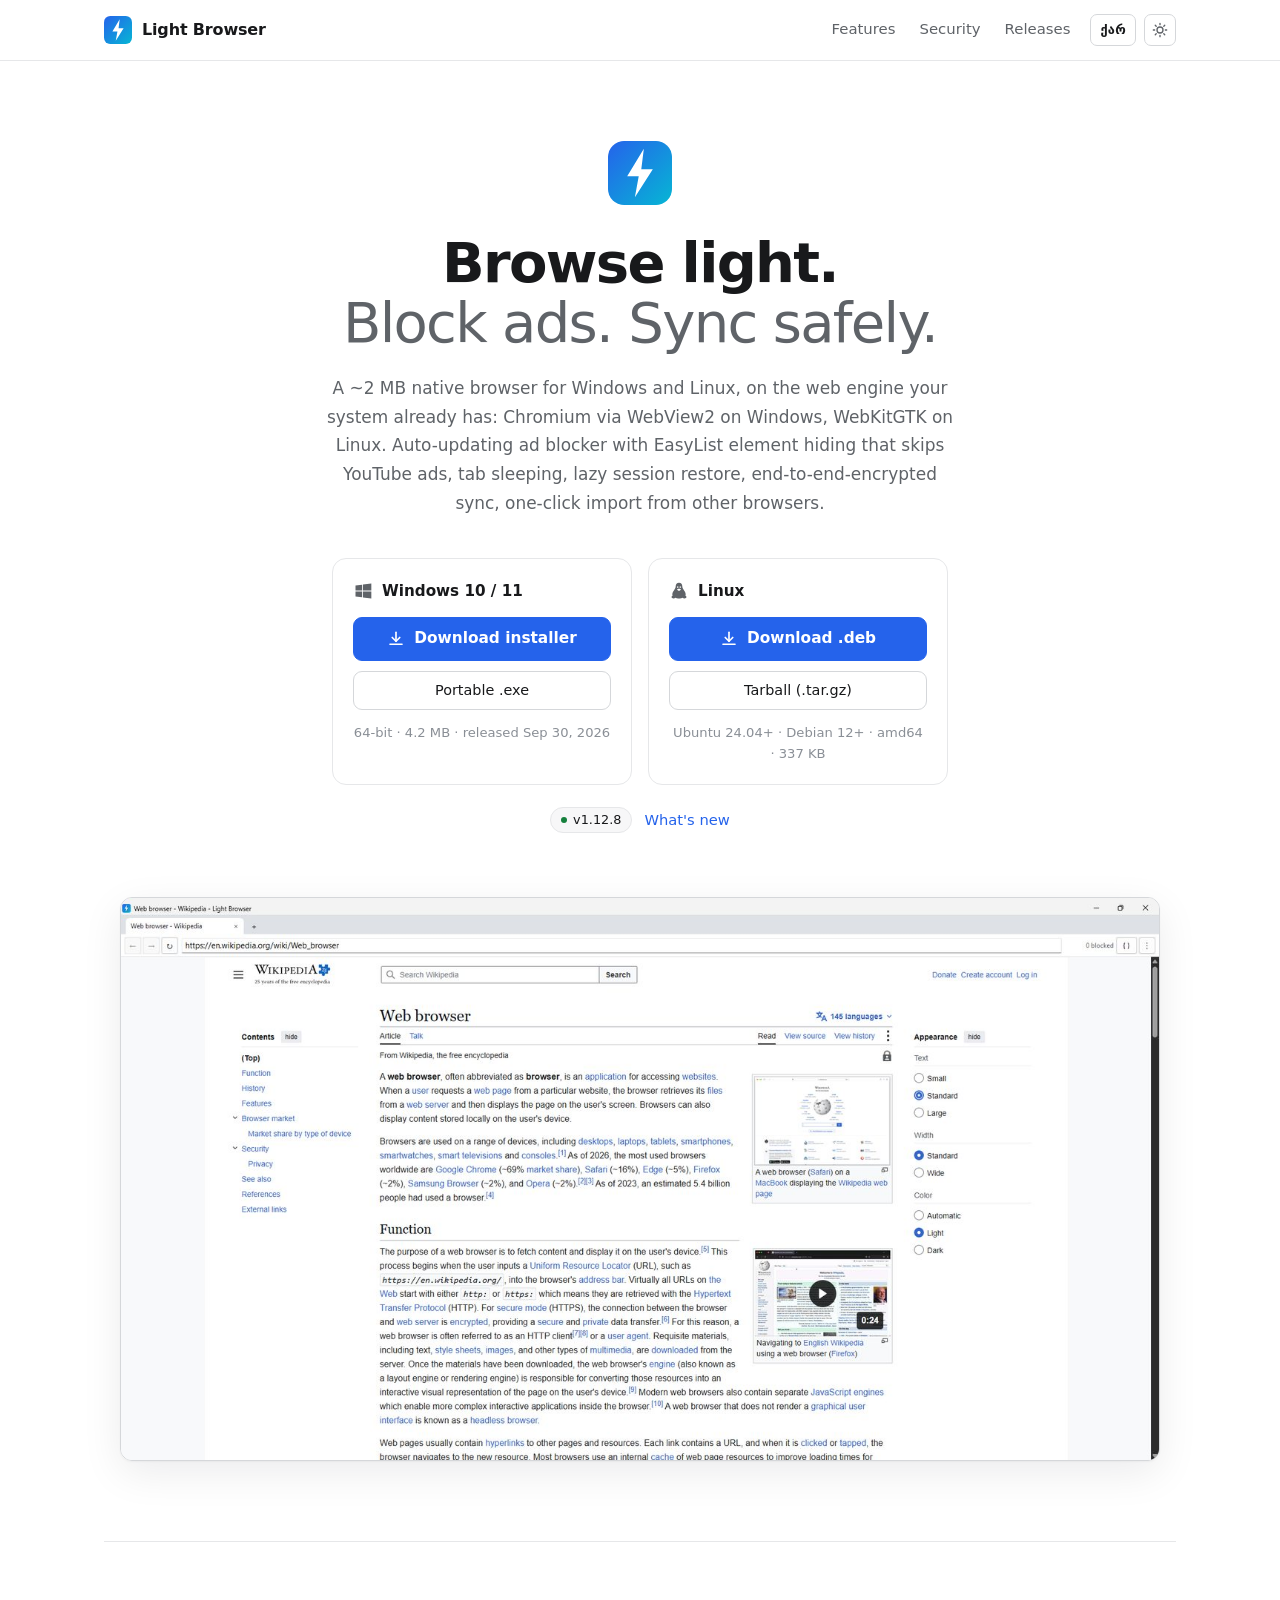
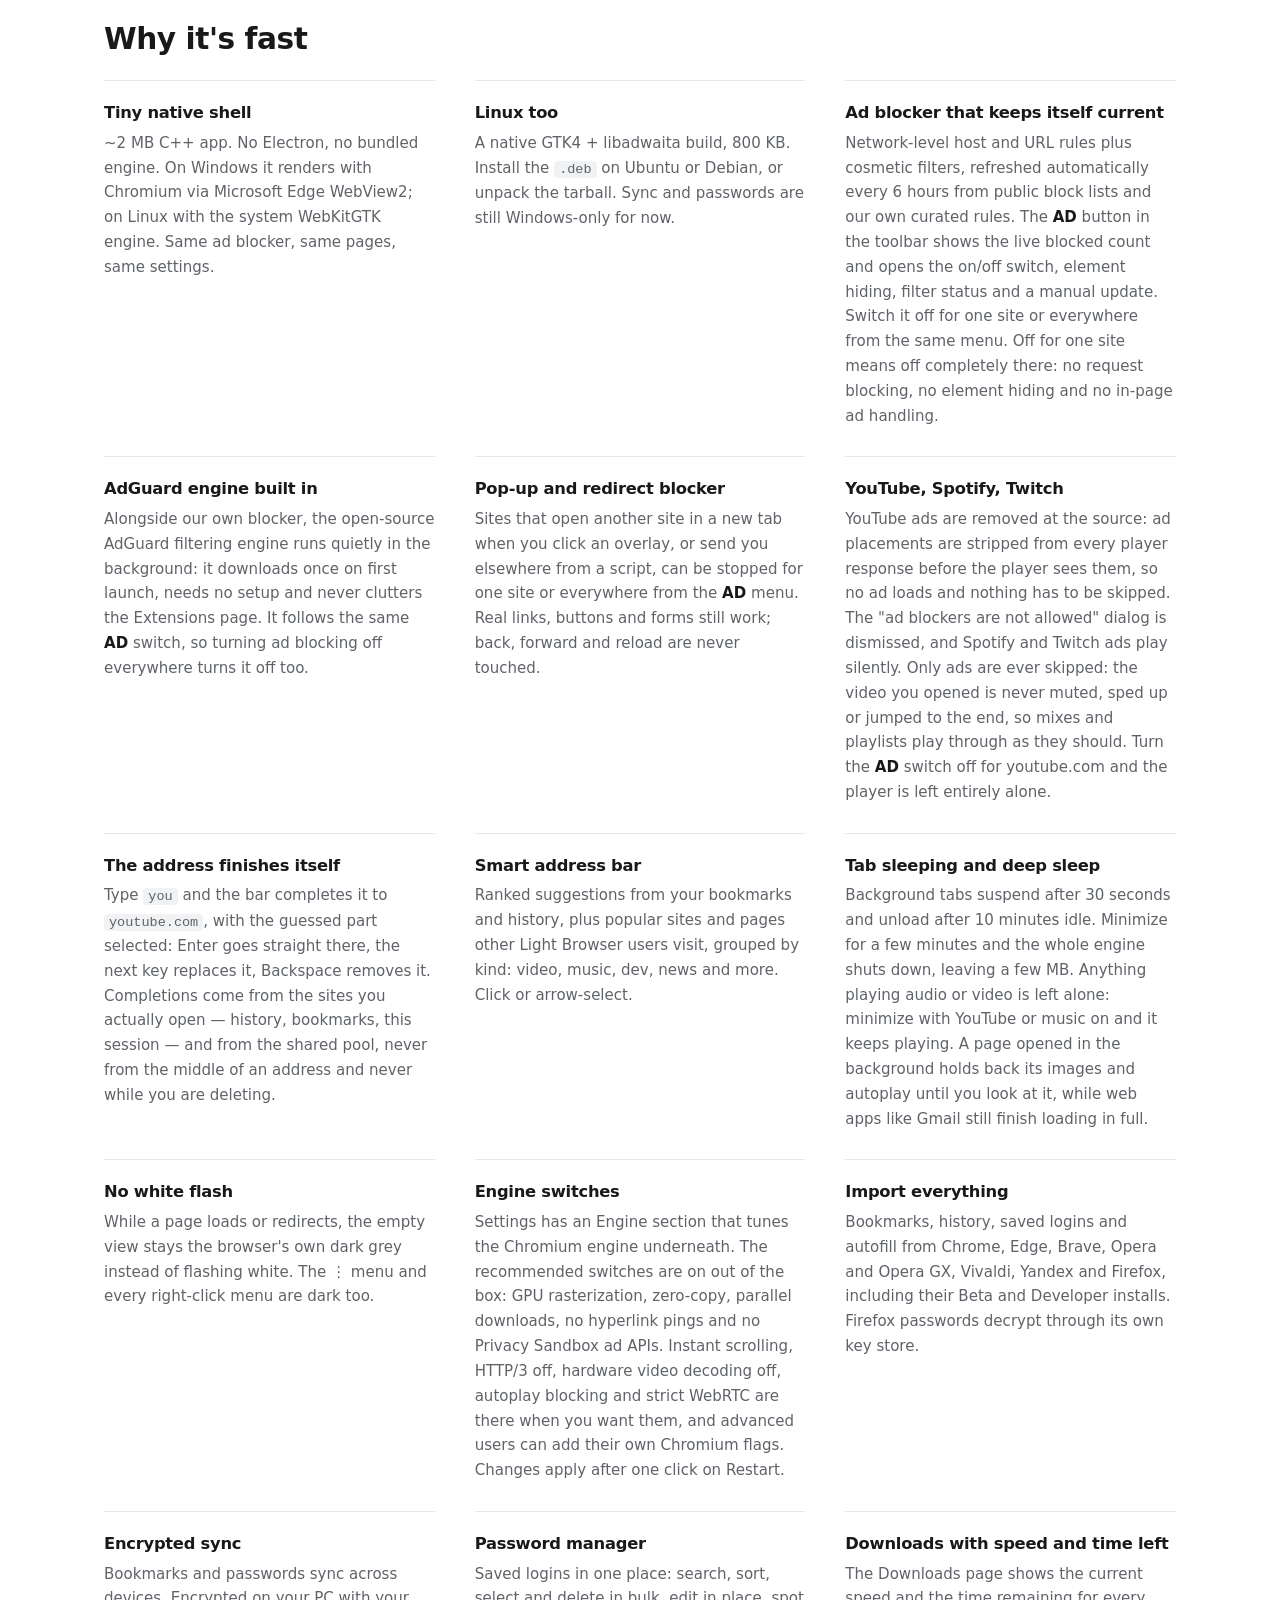
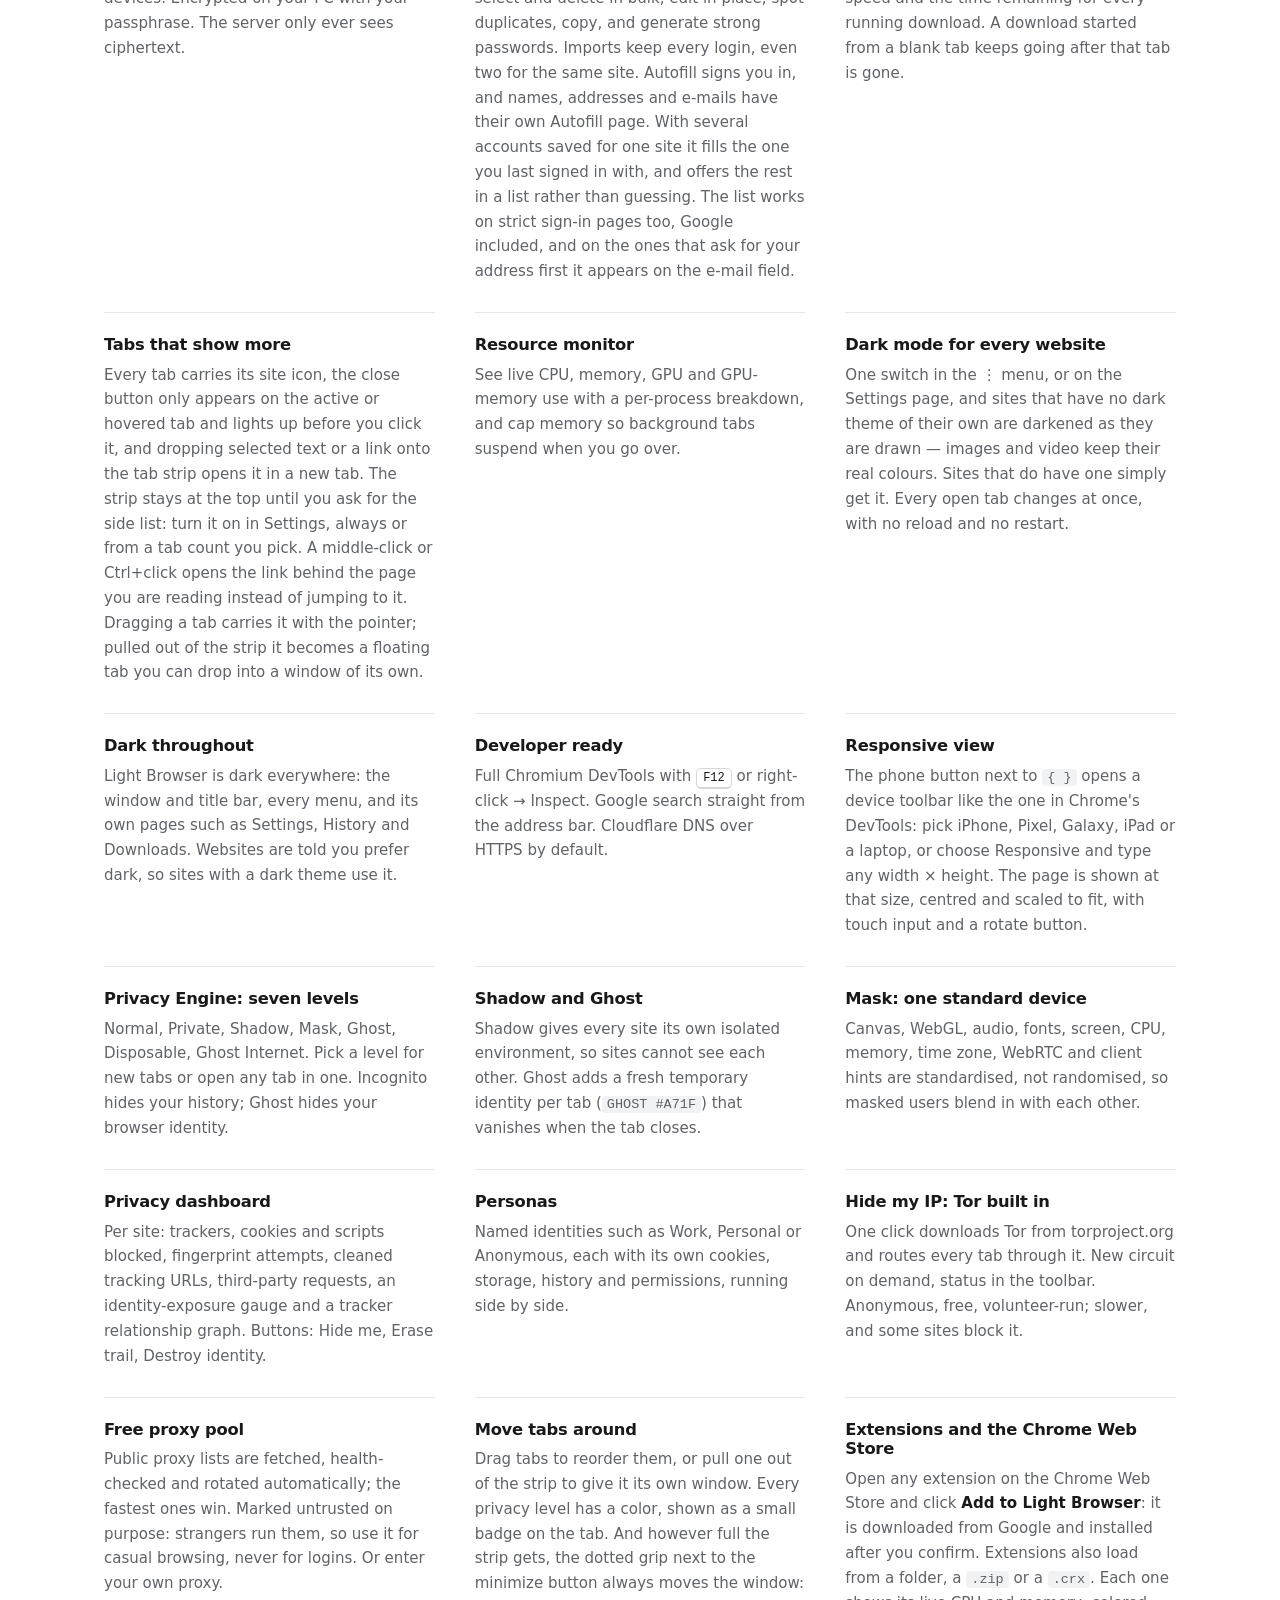
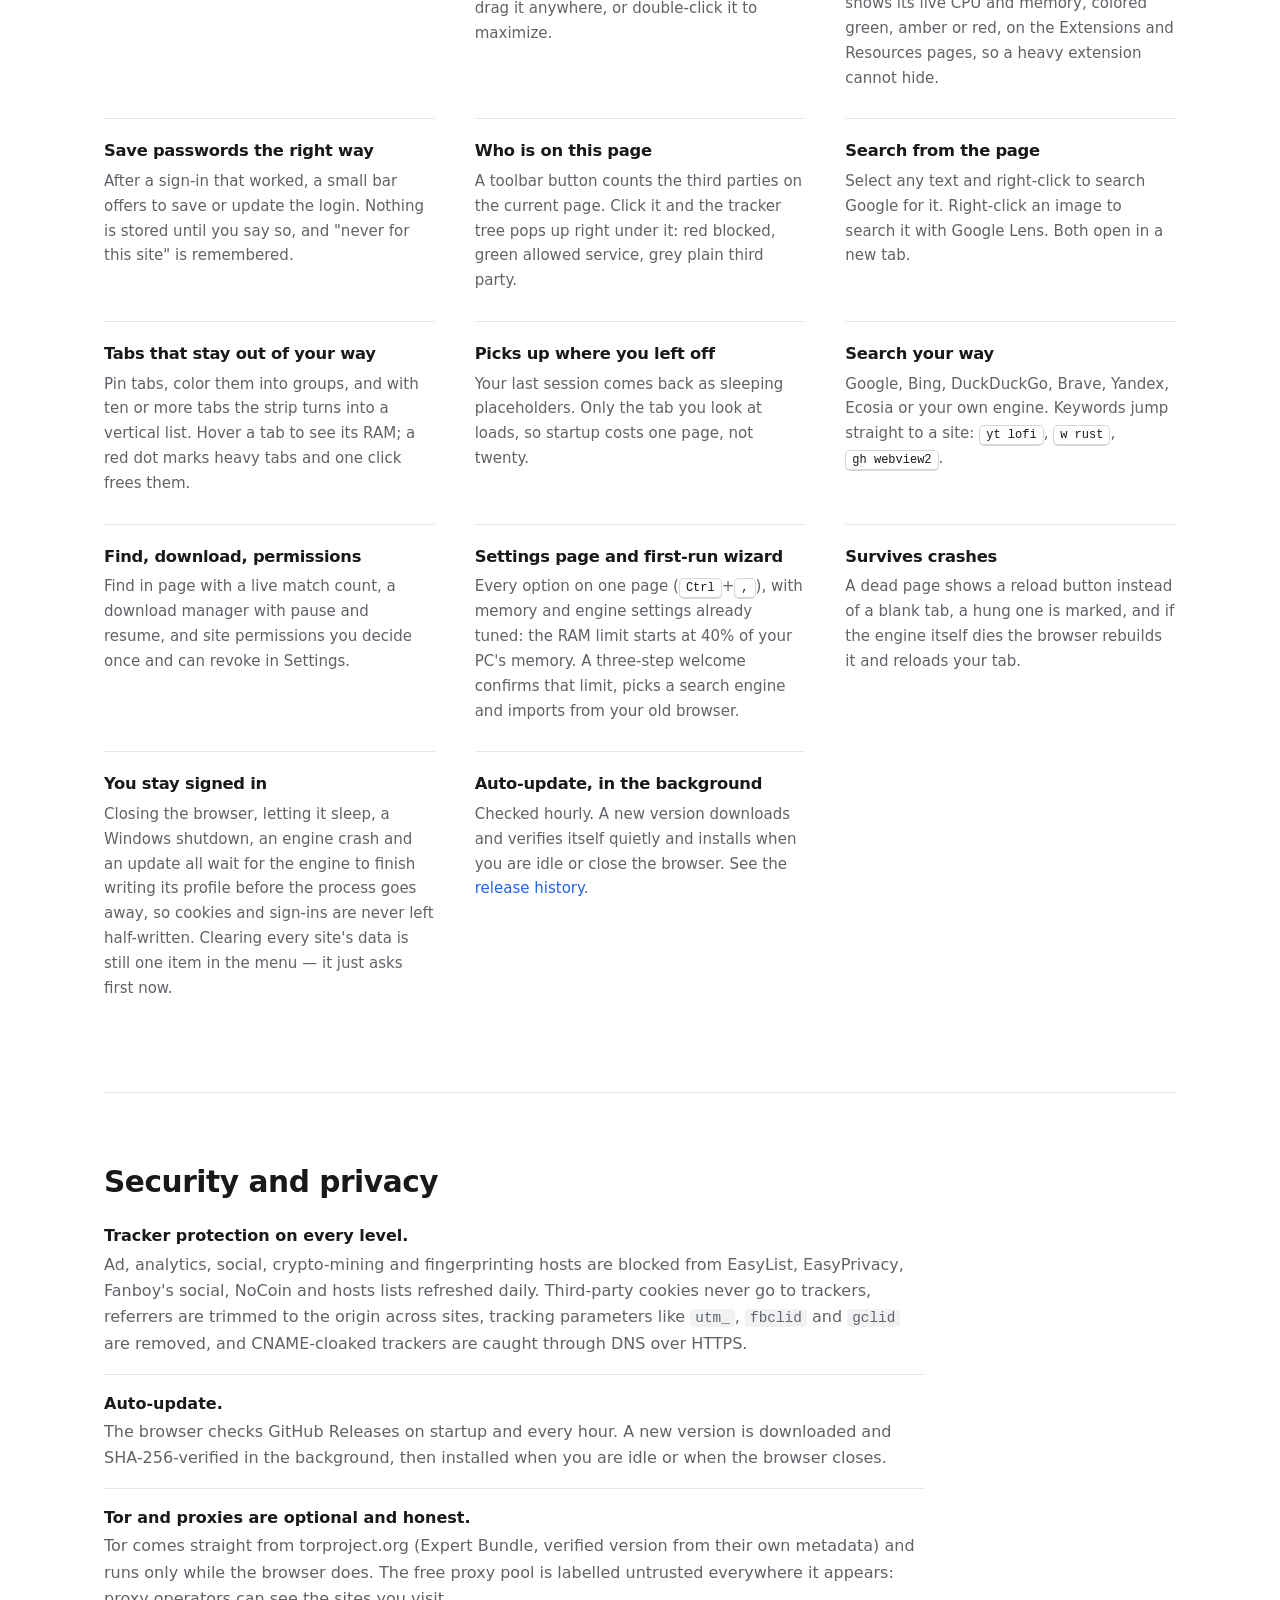
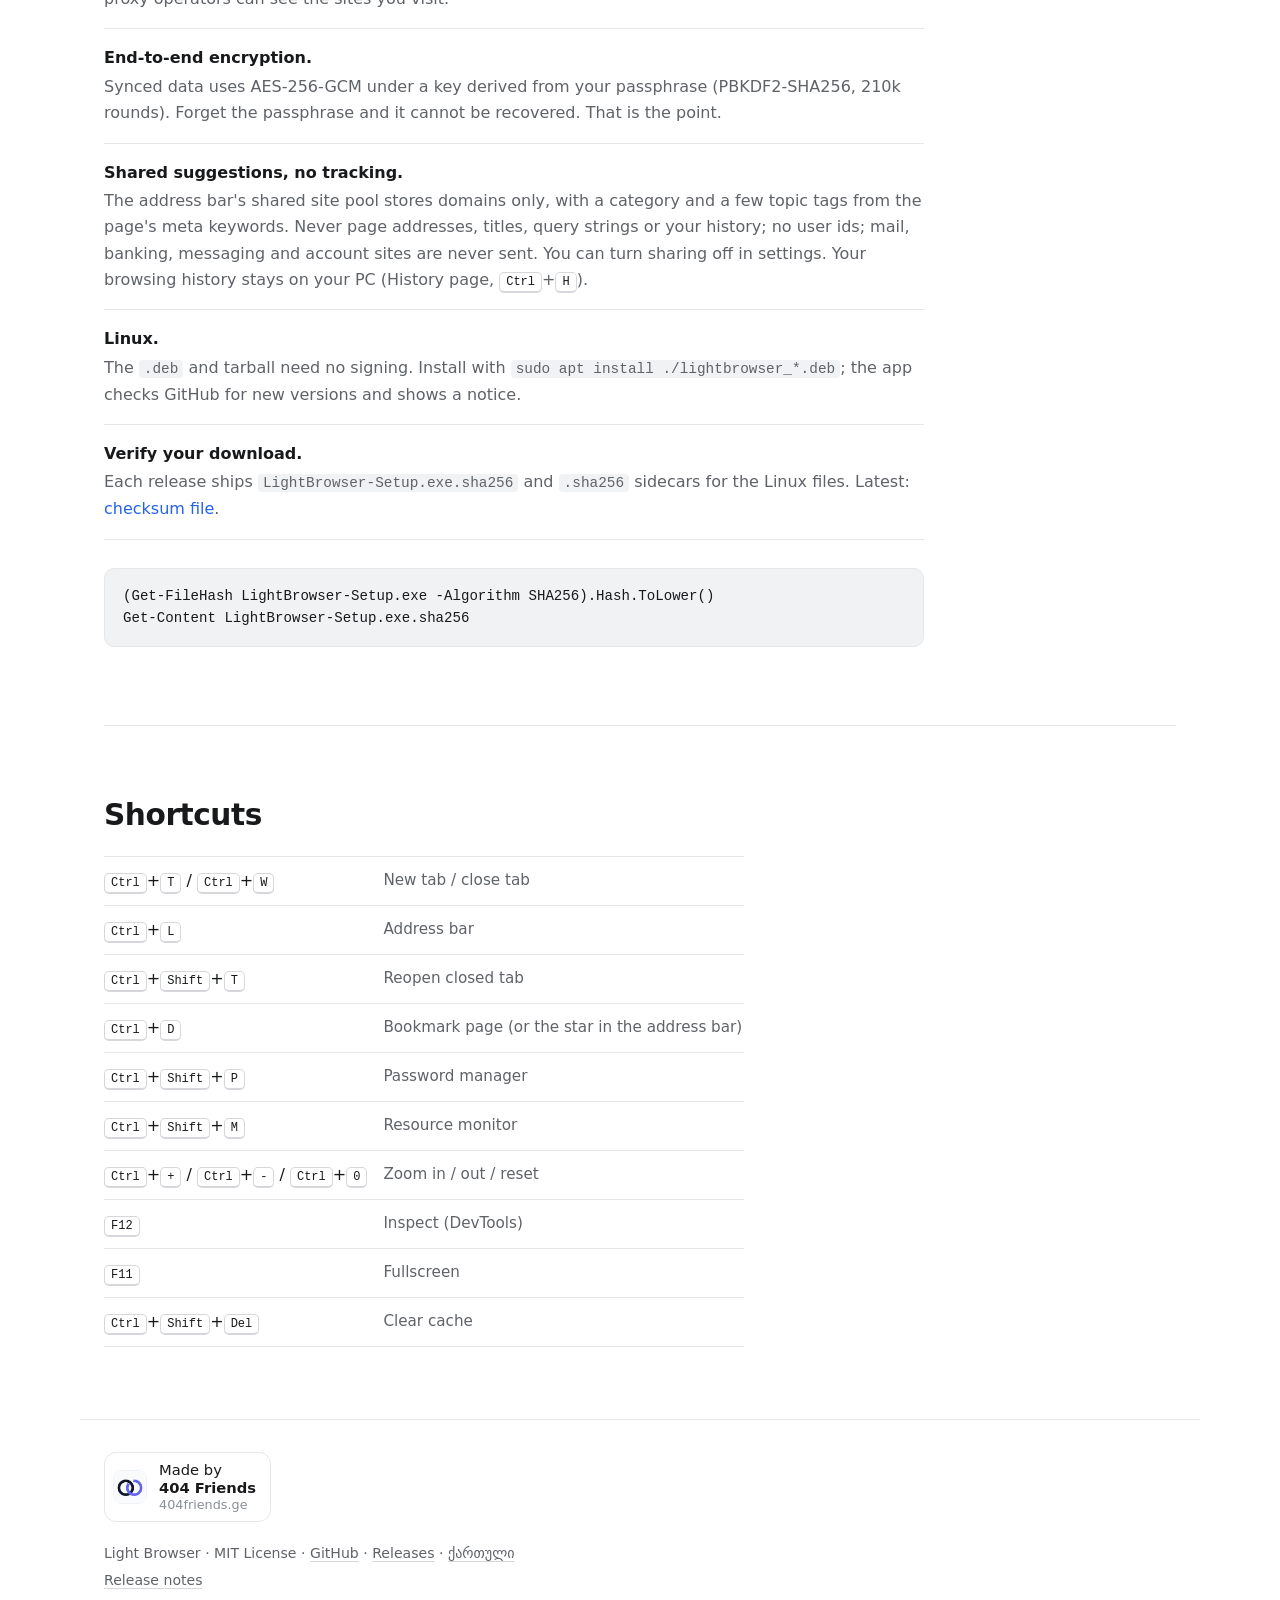
<file: index.html>
<!doctype html>
<html lang="en">
<head>
  <meta charset="utf-8">
  <meta name="viewport" content="width=device-width, initial-scale=1">
  <title>Light Browser — fast, minimal browser for Windows and Linux with a built-in ad blocker</title>
  <meta name="description" content="Light Browser is a ~2 MB native browser for Windows and Linux on the web engine your system already has. Auto-updating ad blocker that skips YouTube ads, tab sleeping, session restore, encrypted sync, smart address bar, import from Chrome, Edge, Firefox and more. Free download: Windows installer, .deb, tarball.">
  <meta name="keywords" content="light browser, lightweight browser, fast windows browser, linux browser, webkitgtk browser, deb browser, ad blocker browser, youtube ad blocker, minimal browser, webview2 browser, low memory browser, private browser, encrypted sync, password manager, free browser download, ბრაუზერი">
  <meta name="author" content="404 Friends">
  <meta name="robots" content="index, follow, max-image-preview:large">
  <meta name="theme-color" content="#2563eb">
  <link rel="canonical" href="https://lightbrowser.net/">
  <link rel="alternate" hreflang="en" href="https://lightbrowser.net/">
  <link rel="alternate" hreflang="ka" href="https://lightbrowser.net/ka/">
  <link rel="alternate" hreflang="x-default" href="https://lightbrowser.net/">
  <meta property="og:type" content="website">
  <meta property="og:url" content="https://lightbrowser.net/">
  <meta property="og:site_name" content="Light Browser">
  <meta property="og:locale" content="en_US">
  <meta property="og:locale:alternate" content="ka_GE">
  <meta property="og:title" content="Light Browser — fast, minimal browser for Windows and Linux">
  <meta property="og:description" content="~2 MB native browser with an auto-updating ad blocker, YouTube ad skipping, encrypted sync and a smart address bar. Free for Windows 10/11.">
  <meta property="og:image" content="https://lightbrowser.net/og-image.png">
  <meta property="og:image:secure_url" content="https://lightbrowser.net/og-image.png">
  <meta property="og:image:type" content="image/png">
  <meta property="og:image:width" content="1200">
  <meta property="og:image:height" content="630">
  <meta property="og:image:alt" content="Light Browser logo: a white lightning bolt on a blue gradient">
  <meta name="twitter:card" content="summary_large_image">
  <meta name="twitter:title" content="Light Browser — fast, minimal browser for Windows and Linux">
  <meta name="twitter:description" content="~2 MB native browser with an auto-updating ad blocker, YouTube ad skipping, encrypted sync and a smart address bar.">
  <meta name="twitter:image" content="https://lightbrowser.net/og-image.png">
  <meta name="twitter:image:alt" content="Light Browser logo">
  <link rel="icon" href="/favicon.ico" sizes="any">
  <link rel="icon" href="/logo.svg" type="image/svg+xml">
  <link rel="apple-touch-icon" href="/logo.png">
  <link rel="stylesheet" href="/style.css?v=7">
  <script type="application/ld+json">
  {
    "@context": "https://schema.org",
    "@graph": [
      {
        "@type": "SoftwareApplication",
        "@id": "https://lightbrowser.net/#app",
        "name": "Light Browser",
        "alternateName": "LightBrowser",
        "operatingSystem": "Windows 10, Windows 11, Linux",
        "applicationCategory": "BrowserApplication",
        "applicationSubCategory": "Web browser",
        "description": "Minimal, fast Windows browser with an auto-updating ad blocker, YouTube ad skipping, password manager, smart address bar and end-to-end-encrypted sync.",
        "url": "https://lightbrowser.net/",
        "image": "https://lightbrowser.net/logo.png",
        "screenshot": "https://lightbrowser.net/screenshot.jpg",
        "downloadUrl": "https://github.com/ddatunashvili/light_browser/releases/latest/download/LightBrowser-Setup.exe",
        "installUrl": "https://github.com/ddatunashvili/light_browser/releases/latest/download/LightBrowser-Setup.exe",
        "releaseNotes": "https://lightbrowser.net/releases/",
        "fileSize": "2MB",
        "inLanguage": ["en", "ka"],
        "license": "https://opensource.org/licenses/MIT",
        "isAccessibleForFree": true,
        "offers": { "@type": "Offer", "price": "0", "priceCurrency": "USD" },
        "author": { "@id": "https://lightbrowser.net/#org" },
        "publisher": { "@id": "https://lightbrowser.net/#org" }
      },
      {
        "@type": "Organization",
        "@id": "https://lightbrowser.net/#org",
        "name": "404 Friends",
        "url": "https://404friends.ge",
        "logo": "https://lightbrowser.net/404friends.png"
      },
      {
        "@type": "WebSite",
        "@id": "https://lightbrowser.net/#site",
        "url": "https://lightbrowser.net/",
        "name": "Light Browser",
        "inLanguage": "en",
        "publisher": { "@id": "https://lightbrowser.net/#org" }
      }
    ]
  }
  </script>
</head>
<body>
  <header class="top">
    <a class="brand" href="/"><img src="/logo.svg" alt="" width="28" height="28"> Light Browser</a>
    <nav>
      <a href="#features">Features</a>
      <a href="#security">Security</a>
      <a href="/releases/">Releases</a>
      <a class="lang" href="/ka/" lang="ka" hreflang="ka" title="ქართული">ქარ</a>
      <button id="theme-toggle" class="theme-btn" type="button" title="Switch theme" aria-label="Switch theme">
        <svg class="ico-sun" width="18" height="18" viewBox="0 0 24 24" fill="none" stroke="currentColor" stroke-width="2" stroke-linecap="round"><circle cx="12" cy="12" r="4.5"/><path d="M12 2v2M12 20v2M2 12h2M20 12h2M4.9 4.9l1.4 1.4M17.7 17.7l1.4 1.4M19.1 4.9l-1.4 1.4M6.3 17.7l-1.4 1.4"/></svg>
        <svg class="ico-moon" width="18" height="18" viewBox="0 0 24 24" fill="none" stroke="currentColor" stroke-width="2" stroke-linecap="round" stroke-linejoin="round"><path d="M21 12.8A9 9 0 1 1 11.2 3a7 7 0 0 0 9.8 9.8Z"/></svg>
      </button>
    </nav>
  </header>

  <main>
    <section class="hero">
      <img class="hero-logo" src="/logo.svg" alt="Light Browser logo" width="88" height="88">
      <h1>Browse light.<br><span>Block ads. Sync safely.</span></h1>
      <p class="lead">A ~2 MB native browser for Windows and Linux, on the web engine your system already has: Chromium via WebView2 on Windows, WebKitGTK on Linux.
        Auto-updating ad blocker with EasyList element hiding that skips YouTube ads, tab sleeping, lazy session restore, end-to-end-encrypted sync, one-click import from other browsers.</p>

      <div class="platforms">
        <div class="plat">
          <div class="plat-h"><svg width="20" height="20" viewBox="0 0 24 24" fill="currentColor" aria-hidden="true"><path d="M3 5.5 11 4.4v7.1H3zm0 13 8 1.1v-7H3zm9 1.2L22 21v-8.4h-10zm0-15.4v7.2h10V3z"/></svg><span>Windows 10 / 11</span></div>
          <a id="download" class="btn primary" href="https://github.com/ddatunashvili/light_browser/releases/latest/download/LightBrowser-Setup.exe"><svg width="18" height="18" viewBox="0 0 24 24" fill="none" stroke="currentColor" stroke-width="2.2" stroke-linecap="round" stroke-linejoin="round"><path d="M12 3v12"/><path d="m7 10 5 5 5-5"/><path d="M4 19h16"/></svg>Download installer</a>
          <a id="portable" class="btn ghost small" href="https://github.com/ddatunashvili/light_browser/releases/latest/download/LightBrowser.exe">Portable .exe</a>
          <p class="plat-meta" id="details">64-bit</p>
        </div>
        <div class="plat">
          <div class="plat-h"><svg width="20" height="20" viewBox="0 0 24 24" fill="currentColor" aria-hidden="true"><path d="M12 2c-2.6 0-4 2-4 4.6 0 1.4-.6 2.3-1.4 3.5C5.4 11.9 4 13.8 4 16c0 .6.1 1.1.3 1.6-.8.4-1.3 1-1.3 1.7 0 1 1.1 1.7 2.5 1.7.9 0 1.7-.3 2.2-.8.9.5 2.1.8 3.3.8h2c1.2 0 2.4-.3 3.3-.8.5.5 1.3.8 2.2.8 1.4 0 2.5-.7 2.5-1.7 0-.7-.5-1.3-1.3-1.7.2-.5.3-1 .3-1.6 0-2.2-1.4-4.1-2.6-5.9C16.6 8.9 16 8 16 6.6 16 4 14.6 2 12 2zm-1.5 4.2c.5 0 .8.5.8 1.1s-.3 1.1-.8 1.1-.8-.5-.8-1.1.3-1.1.8-1.1zm3 0c.5 0 .8.5.8 1.1s-.3 1.1-.8 1.1-.8-.5-.8-1.1.3-1.1.8-1.1zM12 9.2c.9 0 2.2.6 2.2 1.1 0 .6-1.3 1.5-2.2 1.5s-2.2-.9-2.2-1.5c0-.5 1.3-1.1 2.2-1.1z"/></svg><span>Linux</span></div>
          <a id="deb" class="btn primary" href="https://github.com/ddatunashvili/light_browser/releases/latest"><svg width="18" height="18" viewBox="0 0 24 24" fill="none" stroke="currentColor" stroke-width="2.2" stroke-linecap="round" stroke-linejoin="round"><path d="M12 3v12"/><path d="m7 10 5 5 5-5"/><path d="M4 19h16"/></svg>Download .deb</a>
          <a id="tgz" class="btn ghost small" href="https://github.com/ddatunashvili/light_browser/releases/latest">Tarball (.tar.gz)</a>
          <p class="plat-meta" id="linux-details">Ubuntu 24.04+ · Debian 12+ · amd64</p>
        </div>
      </div>

      <p class="meta">
        <span id="version" class="badge">latest</span>
        <a href="/releases/">What's new</a>
      </p>

      <figure class="shot">
        <img src="/screenshot.jpg" alt="Light Browser showing Wikipedia with the ad blocker counter in the toolbar" width="1400" height="758" loading="eager">
      </figure>
    </section>

    <section id="features" class="features">
      <h2>Why it's fast</h2>
      <div class="grid">
        <article><h3>Tiny native shell</h3><p>~2 MB C++ app. No Electron, no bundled engine. On Windows it renders with Chromium via Microsoft Edge WebView2; on Linux with the system WebKitGTK engine. Same ad blocker, same pages, same settings.</p></article>
        <article><h3>Linux too</h3><p>A native GTK4 + libadwaita build, 800 KB. Install the <code>.deb</code> on Ubuntu or Debian, or unpack the tarball. Sync and passwords are still Windows-only for now.</p></article>
        <article><h3>Ad blocker that keeps itself current</h3><p>Network-level host and URL rules plus cosmetic filters, refreshed automatically every 6 hours from public block lists and our own curated rules. The <strong>AD</strong> button in the toolbar shows the live blocked count and opens the on/off switch, element hiding, filter status and a manual update. Switch it off for one site or everywhere from the same menu. Off for one site means off completely there: no request blocking, no element hiding and no in-page ad handling.</p></article>
        <article><h3>AdGuard engine built in</h3><p>Alongside our own blocker, the open-source AdGuard filtering engine runs quietly in the background: it downloads once on first launch, needs no setup and never clutters the Extensions page. It follows the same <strong>AD</strong> switch, so turning ad blocking off everywhere turns it off too.</p></article>
        <article><h3>Pop-up and redirect blocker</h3><p>Sites that open another site in a new tab when you click an overlay, or send you elsewhere from a script, can be stopped for one site or everywhere from the <strong>AD</strong> menu. Real links, buttons and forms still work; back, forward and reload are never touched.</p></article>
        <article><h3>YouTube, Spotify, Twitch</h3><p>YouTube ads are removed at the source: ad placements are stripped from every player response before the player sees them, so no ad loads and nothing has to be skipped. The "ad blockers are not allowed" dialog is dismissed, and Spotify and Twitch ads play silently. Only ads are ever skipped: the video you opened is never muted, sped up or jumped to the end, so mixes and playlists play through as they should. Turn the <strong>AD</strong> switch off for youtube.com and the player is left entirely alone.</p></article>
        <article><h3>The address finishes itself</h3><p>Type <code>you</code> and the bar completes it to <code>youtube.com</code>, with the guessed part selected: Enter goes straight there, the next key replaces it, Backspace removes it. Completions come from the sites you actually open — history, bookmarks, this session — and from the shared pool, never from the middle of an address and never while you are deleting.</p></article>
        <article><h3>Smart address bar</h3><p>Ranked suggestions from your bookmarks and history, plus popular sites and pages other Light Browser users visit, grouped by kind: video, music, dev, news and more. Click or arrow-select.</p></article>
        <article><h3>Tab sleeping and deep sleep</h3><p>Background tabs suspend after 30 seconds and unload after 10 minutes idle. Minimize for a few minutes and the whole engine shuts down, leaving a few MB. Anything playing audio or video is left alone: minimize with YouTube or music on and it keeps playing. A page opened in the background holds back its images and autoplay until you look at it, while web apps like Gmail still finish loading in full.</p></article>
        <article><h3>No white flash</h3><p>While a page loads or redirects, the empty view stays the browser's own dark grey instead of flashing white. The ⋮ menu and every right-click menu are dark too.</p></article>
        <article><h3>Engine switches</h3><p>Settings has an Engine section that tunes the Chromium engine underneath. The recommended switches are on out of the box: GPU rasterization, zero-copy, parallel downloads, no hyperlink pings and no Privacy Sandbox ad APIs. Instant scrolling, HTTP/3 off, hardware video decoding off, autoplay blocking and strict WebRTC are there when you want them, and advanced users can add their own Chromium flags. Changes apply after one click on Restart.</p></article>
        <article><h3>Import everything</h3><p>Bookmarks, history, saved logins and autofill from Chrome, Edge, Brave, Opera and Opera GX, Vivaldi, Yandex and Firefox, including their Beta and Developer installs. Firefox passwords decrypt through its own key store.</p></article>
        <article><h3>Encrypted sync</h3><p>Bookmarks and passwords sync across devices. Encrypted on your PC with your passphrase. The server only ever sees ciphertext.</p></article>
        <article><h3>Password manager</h3><p>Saved logins in one place: search, sort, select and delete in bulk, edit in place, spot duplicates, copy, and generate strong passwords. Imports keep every login, even two for the same site. Autofill signs you in, and names, addresses and e-mails have their own Autofill page. With several accounts saved for one site it fills the one you last signed in with, and offers the rest in a list rather than guessing. The list works on strict sign-in pages too, Google included, and on the ones that ask for your address first it appears on the e-mail field.</p></article>
        <article><h3>Downloads with speed and time left</h3><p>The Downloads page shows the current speed and the time remaining for every running download. A download started from a blank tab keeps going after that tab is gone.</p></article>
        <article><h3>Tabs that show more</h3><p>Every tab carries its site icon, the close button only appears on the active or hovered tab and lights up before you click it, and dropping selected text or a link onto the tab strip opens it in a new tab. The strip stays at the top until you ask for the side list: turn it on in Settings, always or from a tab count you pick. A middle-click or Ctrl+click opens the link behind the page you are reading instead of jumping to it. Dragging a tab carries it with the pointer; pulled out of the strip it becomes a floating tab you can drop into a window of its own.</p></article>
        <article><h3>Resource monitor</h3><p>See live CPU, memory, GPU and GPU-memory use with a per-process breakdown, and cap memory so background tabs suspend when you go over.</p></article>
        <article><h3>Dark mode for every website</h3><p>One switch in the ⋮ menu, or on the Settings page, and sites that have no dark theme of their own are darkened as they are drawn — images and video keep their real colours. Sites that do have one simply get it. Every open tab changes at once, with no reload and no restart.</p></article>
        <article><h3>Dark throughout</h3><p>Light Browser is dark everywhere: the window and title bar, every menu, and its own pages such as Settings, History and Downloads. Websites are told you prefer dark, so sites with a dark theme use it.</p></article>
        <article><h3>Developer ready</h3><p>Full Chromium DevTools with <kbd>F12</kbd> or right-click → Inspect. Google search straight from the address bar. Cloudflare DNS over HTTPS by default.</p></article>
        <article><h3>Responsive view</h3><p>The phone button next to <code>{ }</code> opens a device toolbar like the one in Chrome's DevTools: pick iPhone, Pixel, Galaxy, iPad or a laptop, or choose Responsive and type any width × height. The page is shown at that size, centred and scaled to fit, with touch input and a rotate button.</p></article>
        <article><h3>Privacy Engine: seven levels</h3><p>Normal, Private, Shadow, Mask, Ghost, Disposable, Ghost Internet. Pick a level for new tabs or open any tab in one. Incognito hides your history; Ghost hides your browser identity.</p></article>
        <article><h3>Shadow and Ghost</h3><p>Shadow gives every site its own isolated environment, so sites cannot see each other. Ghost adds a fresh temporary identity per tab (<code>GHOST #A71F</code>) that vanishes when the tab closes.</p></article>
        <article><h3>Mask: one standard device</h3><p>Canvas, WebGL, audio, fonts, screen, CPU, memory, time zone, WebRTC and client hints are standardised, not randomised, so masked users blend in with each other.</p></article>
        <article><h3>Privacy dashboard</h3><p>Per site: trackers, cookies and scripts blocked, fingerprint attempts, cleaned tracking URLs, third-party requests, an identity-exposure gauge and a tracker relationship graph. Buttons: Hide me, Erase trail, Destroy identity.</p></article>
        <article><h3>Personas</h3><p>Named identities such as Work, Personal or Anonymous, each with its own cookies, storage, history and permissions, running side by side.</p></article>
        <article><h3>Hide my IP: Tor built in</h3><p>One click downloads Tor from torproject.org and routes every tab through it. New circuit on demand, status in the toolbar. Anonymous, free, volunteer-run; slower, and some sites block it.</p></article>
        <article><h3>Free proxy pool</h3><p>Public proxy lists are fetched, health-checked and rotated automatically; the fastest ones win. Marked untrusted on purpose: strangers run them, so use it for casual browsing, never for logins. Or enter your own proxy.</p></article>
        <article><h3>Move tabs around</h3><p>Drag tabs to reorder them, or pull one out of the strip to give it its own window. Every privacy level has a color, shown as a small badge on the tab. And however full the strip gets, the dotted grip next to the minimize button always moves the window: drag it anywhere, or double-click it to maximize.</p></article>
        <article><h3>Extensions and the Chrome Web Store</h3><p>Open any extension on the Chrome Web Store and click <strong>Add to Light Browser</strong>: it is downloaded from Google and installed after you confirm. Extensions also load from a folder, a <code>.zip</code> or a <code>.crx</code>. Each one shows its live CPU and memory, colored green, amber or red, on the Extensions and Resources pages, so a heavy extension cannot hide.</p></article>
        <article><h3>Save passwords the right way</h3><p>After a sign-in that worked, a small bar offers to save or update the login. Nothing is stored until you say so, and "never for this site" is remembered.</p></article>
        <article><h3>Who is on this page</h3><p>A toolbar button counts the third parties on the current page. Click it and the tracker tree pops up right under it: red blocked, green allowed service, grey plain third party.</p></article>
        <article><h3>Search from the page</h3><p>Select any text and right-click to search Google for it. Right-click an image to search it with Google Lens. Both open in a new tab.</p></article>
        <article><h3>Tabs that stay out of your way</h3><p>Pin tabs, color them into groups, and with ten or more tabs the strip turns into a vertical list. Hover a tab to see its RAM; a red dot marks heavy tabs and one click frees them.</p></article>
        <article><h3>Picks up where you left off</h3><p>Your last session comes back as sleeping placeholders. Only the tab you look at loads, so startup costs one page, not twenty.</p></article>
        <article><h3>Search your way</h3><p>Google, Bing, DuckDuckGo, Brave, Yandex, Ecosia or your own engine. Keywords jump straight to a site: <kbd>yt lofi</kbd>, <kbd>w rust</kbd>, <kbd>gh webview2</kbd>.</p></article>
        <article><h3>Find, download, permissions</h3><p>Find in page with a live match count, a download manager with pause and resume, and site permissions you decide once and can revoke in Settings.</p></article>
        <article><h3>Settings page and first-run wizard</h3><p>Every option on one page (<kbd>Ctrl</kbd>+<kbd>,</kbd>), with memory and engine settings already tuned: the RAM limit starts at 40% of your PC's memory. A three-step welcome confirms that limit, picks a search engine and imports from your old browser.</p></article>
        <article><h3>Survives crashes</h3><p>A dead page shows a reload button instead of a blank tab, a hung one is marked, and if the engine itself dies the browser rebuilds it and reloads your tab.</p></article>
        <article><h3>You stay signed in</h3><p>Closing the browser, letting it sleep, a Windows shutdown, an engine crash and an update all wait for the engine to finish writing its profile before the process goes away, so cookies and sign-ins are never left half-written. Clearing every site's data is still one item in the menu &mdash; it just asks first now.</p></article>
        <article><h3>Auto-update, in the background</h3><p>Checked hourly. A new version downloads and verifies itself quietly and installs when you are idle or close the browser. See the <a href="/releases/">release history</a>.</p></article>
      </div>
    </section>

    <section id="security" class="security">
      <h2>Security and privacy</h2>
      <ul>
        <li><b>Tracker protection on every level.</b> Ad, analytics, social, crypto-mining and fingerprinting hosts are blocked from EasyList, EasyPrivacy, Fanboy's social, NoCoin and hosts lists refreshed daily. Third-party cookies never go to trackers, referrers are trimmed to the origin across sites, tracking parameters like <code>utm_</code>, <code>fbclid</code> and <code>gclid</code> are removed, and CNAME-cloaked trackers are caught through DNS over HTTPS.</li>
        <li><b>Auto-update.</b> The browser checks GitHub Releases on startup and every hour. A new version is downloaded and SHA-256-verified in the background, then installed when you are idle or when the browser closes.</li>
        <li><b>Tor and proxies are optional and honest.</b> Tor comes straight from torproject.org (Expert Bundle, verified version from their own metadata) and runs only while the browser does. The free proxy pool is labelled untrusted everywhere it appears: proxy operators can see the sites you visit.</li>
        <li><b>End-to-end encryption.</b> Synced data uses AES-256-GCM under a key derived from your passphrase (PBKDF2-SHA256, 210k rounds). Forget the passphrase and it cannot be recovered. That is the point.</li>
        <li><b>Shared suggestions, no tracking.</b> The address bar's shared site pool stores domains only, with a category and a few topic tags from the page's meta keywords. Never page addresses, titles, query strings or your history; no user ids; mail, banking, messaging and account sites are never sent. You can turn sharing off in settings. Your browsing history stays on your PC (History page, <kbd>Ctrl</kbd>+<kbd>H</kbd>).</li>
        <li><b>Linux.</b> The <code>.deb</code> and tarball need no signing. Install with <code>sudo apt install ./lightbrowser_*.deb</code>; the app checks GitHub for new versions and shows a notice.</li>
        <li><b>Verify your download.</b> Each release ships <code>LightBrowser-Setup.exe.sha256</code> and <code>.sha256</code> sidecars for the Linux files.
          <span id="checksum-wrap" hidden>Latest: <a id="checksum" href="#" target="_blank" rel="noopener">checksum file</a>.</span></li>
      </ul>
      <pre><code>(Get-FileHash LightBrowser-Setup.exe -Algorithm SHA256).Hash.ToLower()
Get-Content LightBrowser-Setup.exe.sha256</code></pre>
    </section>

    <section class="shortcuts">
      <h2>Shortcuts</h2>
      <table>
        <tr><td><kbd>Ctrl</kbd>+<kbd>T</kbd> / <kbd>Ctrl</kbd>+<kbd>W</kbd></td><td>New tab / close tab</td></tr>
        <tr><td><kbd>Ctrl</kbd>+<kbd>L</kbd></td><td>Address bar</td></tr>
        <tr><td><kbd>Ctrl</kbd>+<kbd>Shift</kbd>+<kbd>T</kbd></td><td>Reopen closed tab</td></tr>
        <tr><td><kbd>Ctrl</kbd>+<kbd>D</kbd></td><td>Bookmark page (or the star in the address bar)</td></tr>
        <tr><td><kbd>Ctrl</kbd>+<kbd>Shift</kbd>+<kbd>P</kbd></td><td>Password manager</td></tr>
        <tr><td><kbd>Ctrl</kbd>+<kbd>Shift</kbd>+<kbd>M</kbd></td><td>Resource monitor</td></tr>
        <tr><td><kbd>Ctrl</kbd>+<kbd>+</kbd> / <kbd>Ctrl</kbd>+<kbd>-</kbd> / <kbd>Ctrl</kbd>+<kbd>0</kbd></td><td>Zoom in / out / reset</td></tr>
        <tr><td><kbd>F12</kbd></td><td>Inspect (DevTools)</td></tr>
        <tr><td><kbd>F11</kbd></td><td>Fullscreen</td></tr>
        <tr><td><kbd>Ctrl</kbd>+<kbd>Shift</kbd>+<kbd>Del</kbd></td><td>Clear cache</td></tr>
      </table>
    </section>
  </main>

  <footer>
    <a class="madeby" href="https://404friends.ge" target="_blank" rel="noopener">
      <img src="/404friends.png" alt="404 Friends" width="34" height="34">
      <span>Made by <b>404 Friends</b><small>404friends.ge</small></span>
    </a>
    <p>Light Browser · MIT License · <a href="https://github.com/ddatunashvili/light_browser" target="_blank" rel="noopener">GitHub</a> · <a href="/releases/">Releases</a> · <a href="/ka/" lang="ka">ქართული</a></p>
    <p id="release-notes-link" hidden><a href="/releases/">Release notes</a></p>
  </footer>

  <script src="/app.js?v=7"></script>
</body>
</html>
</file>
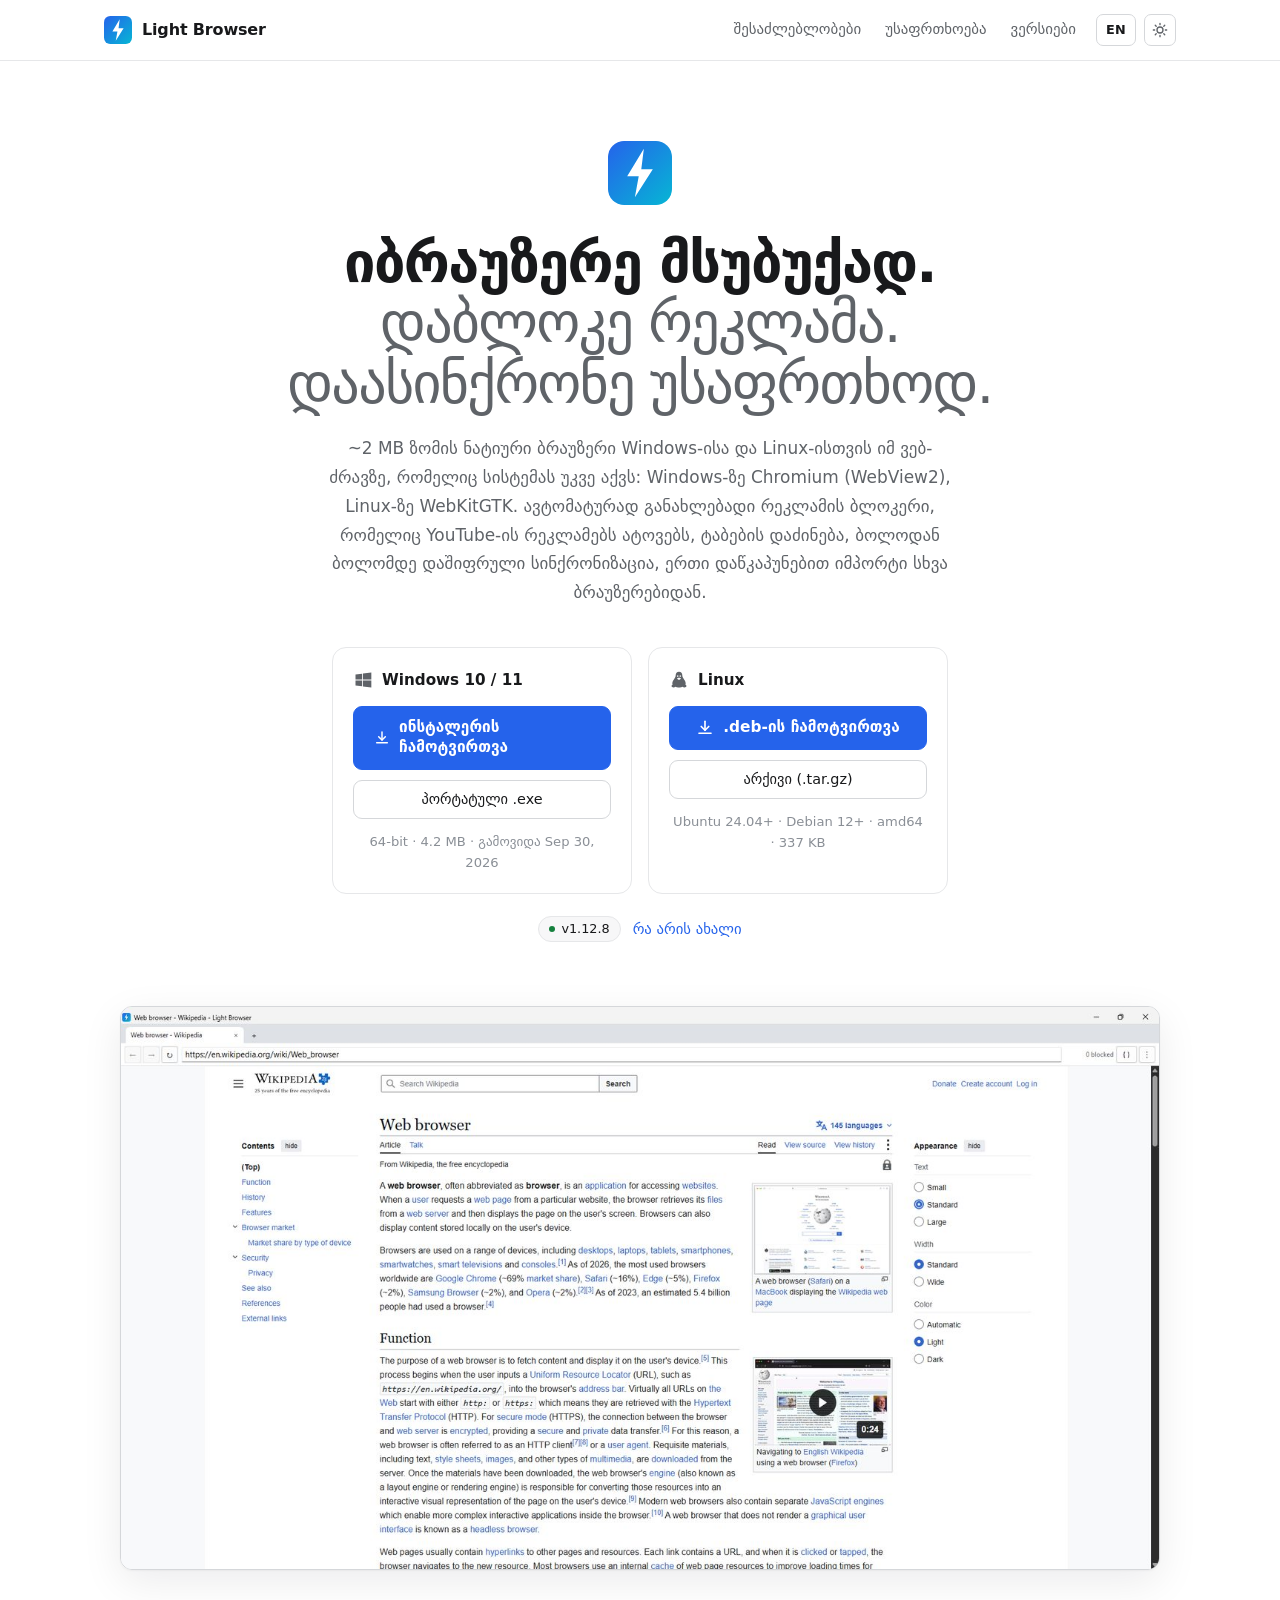
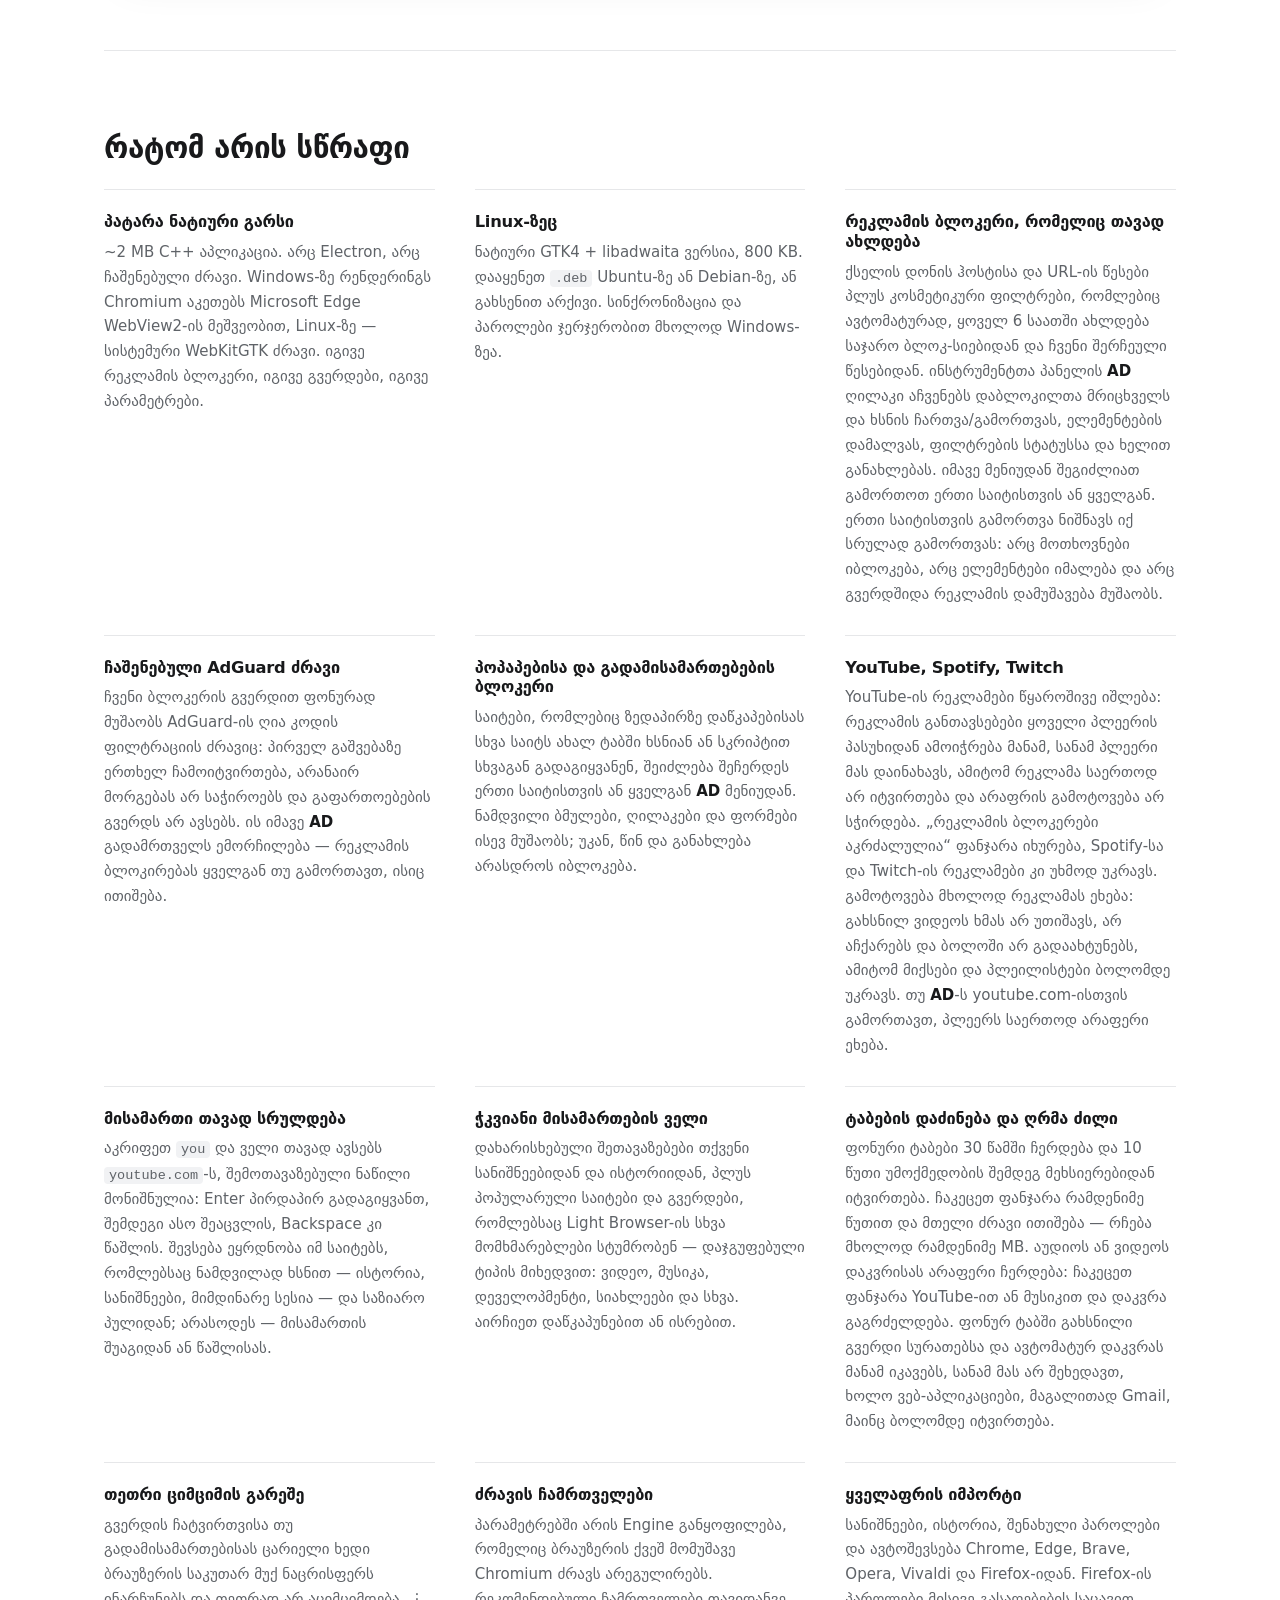
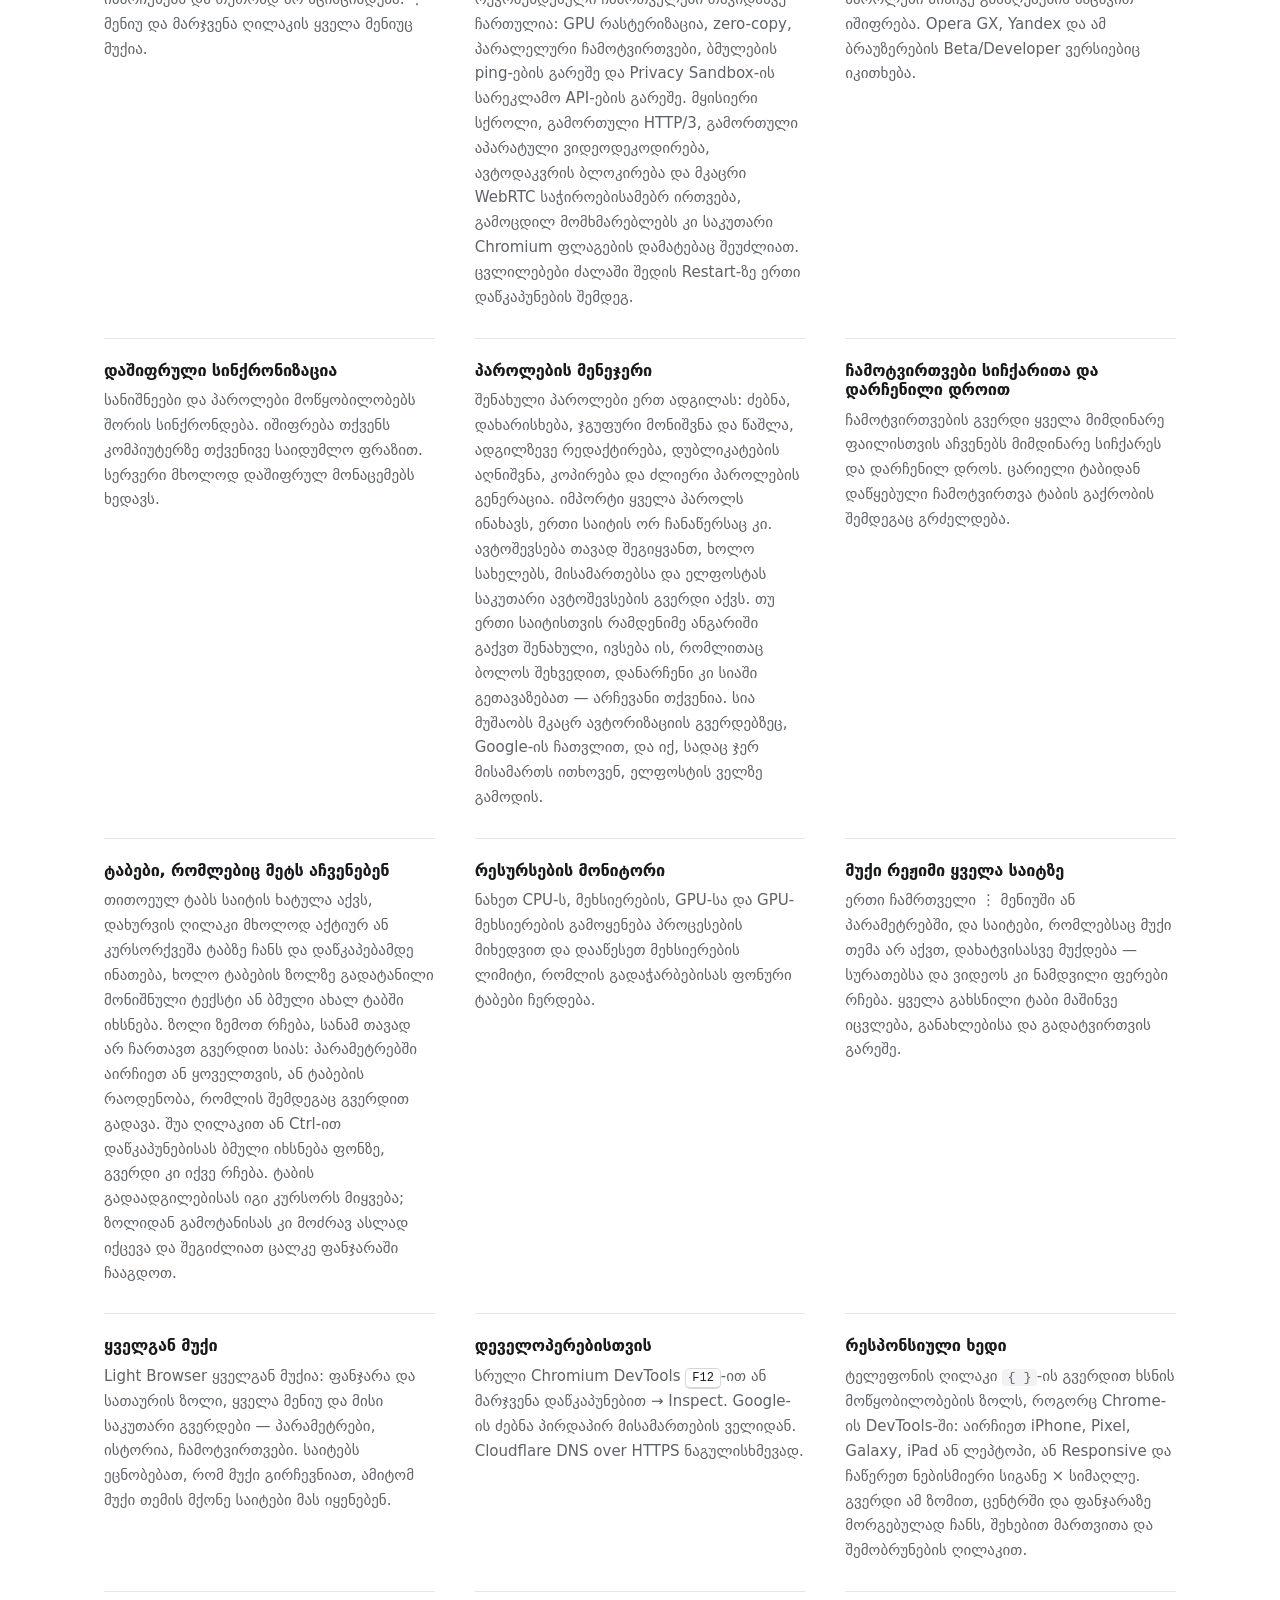
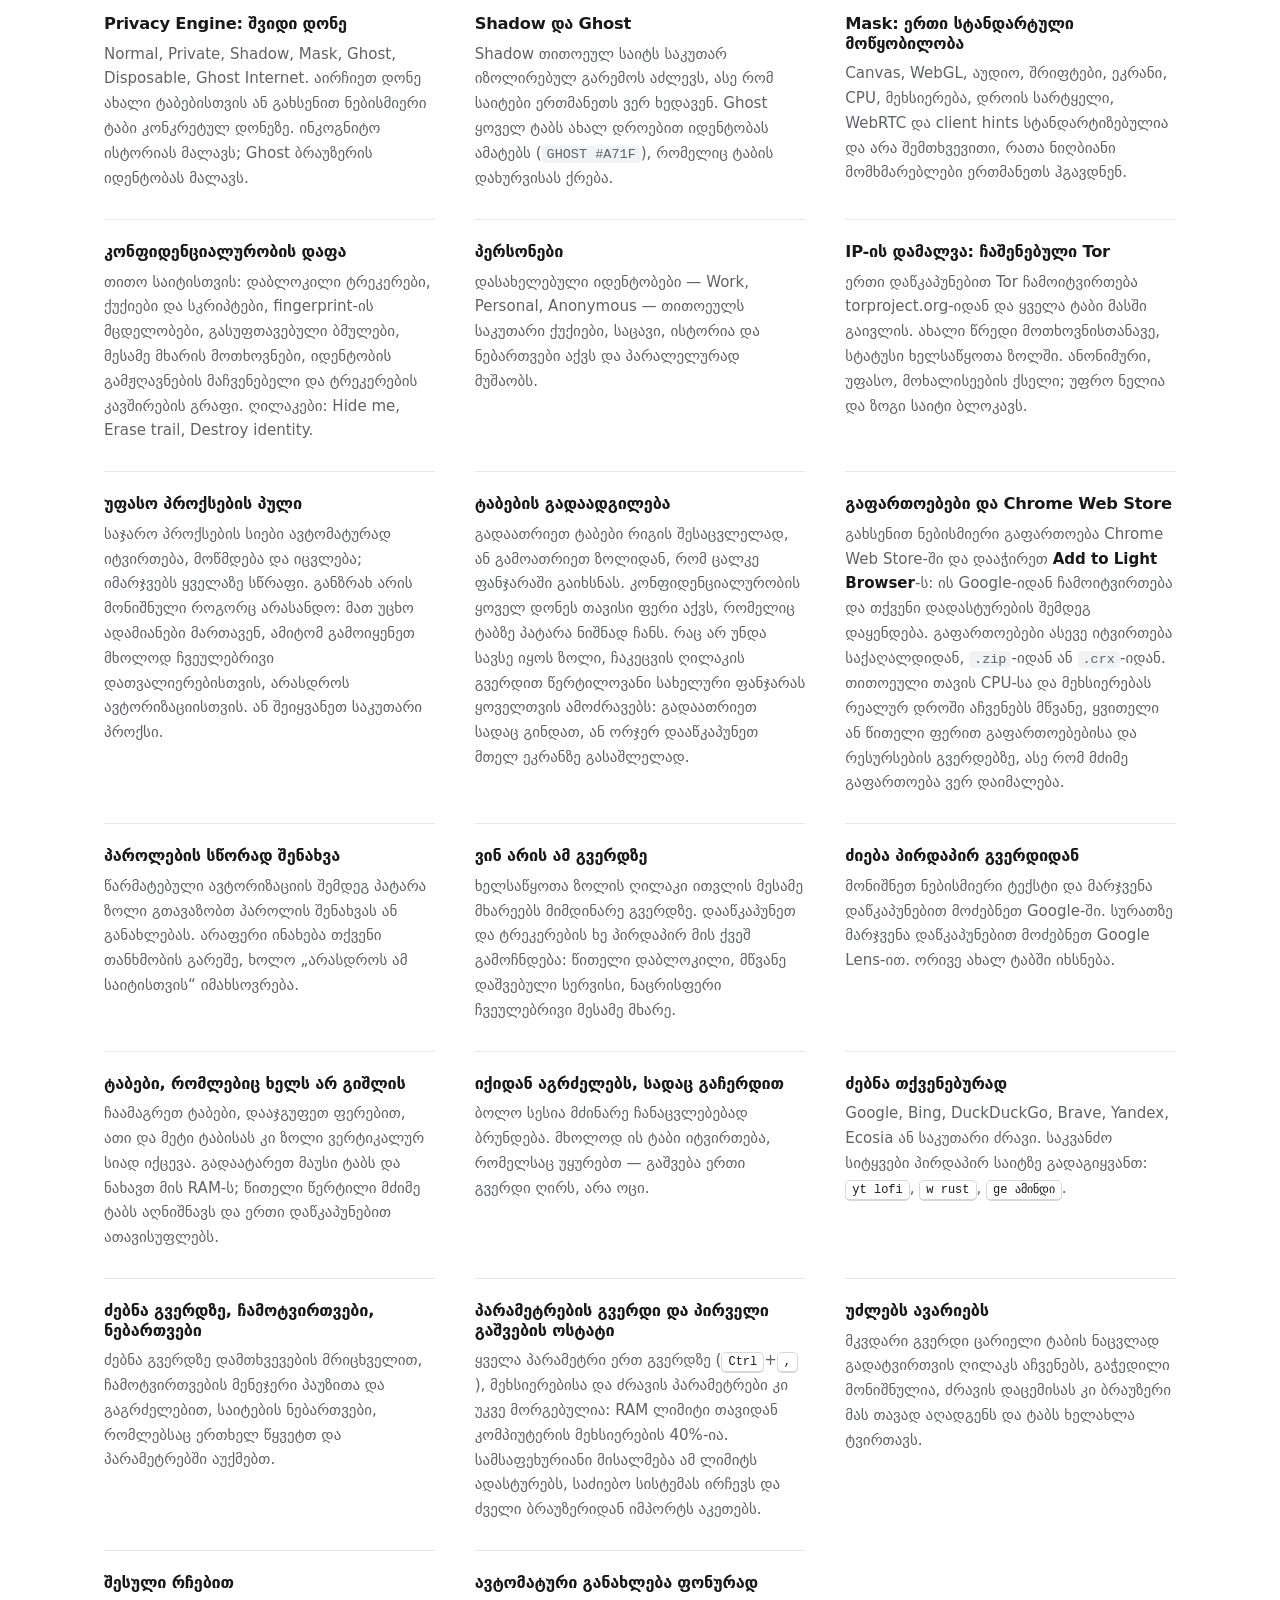
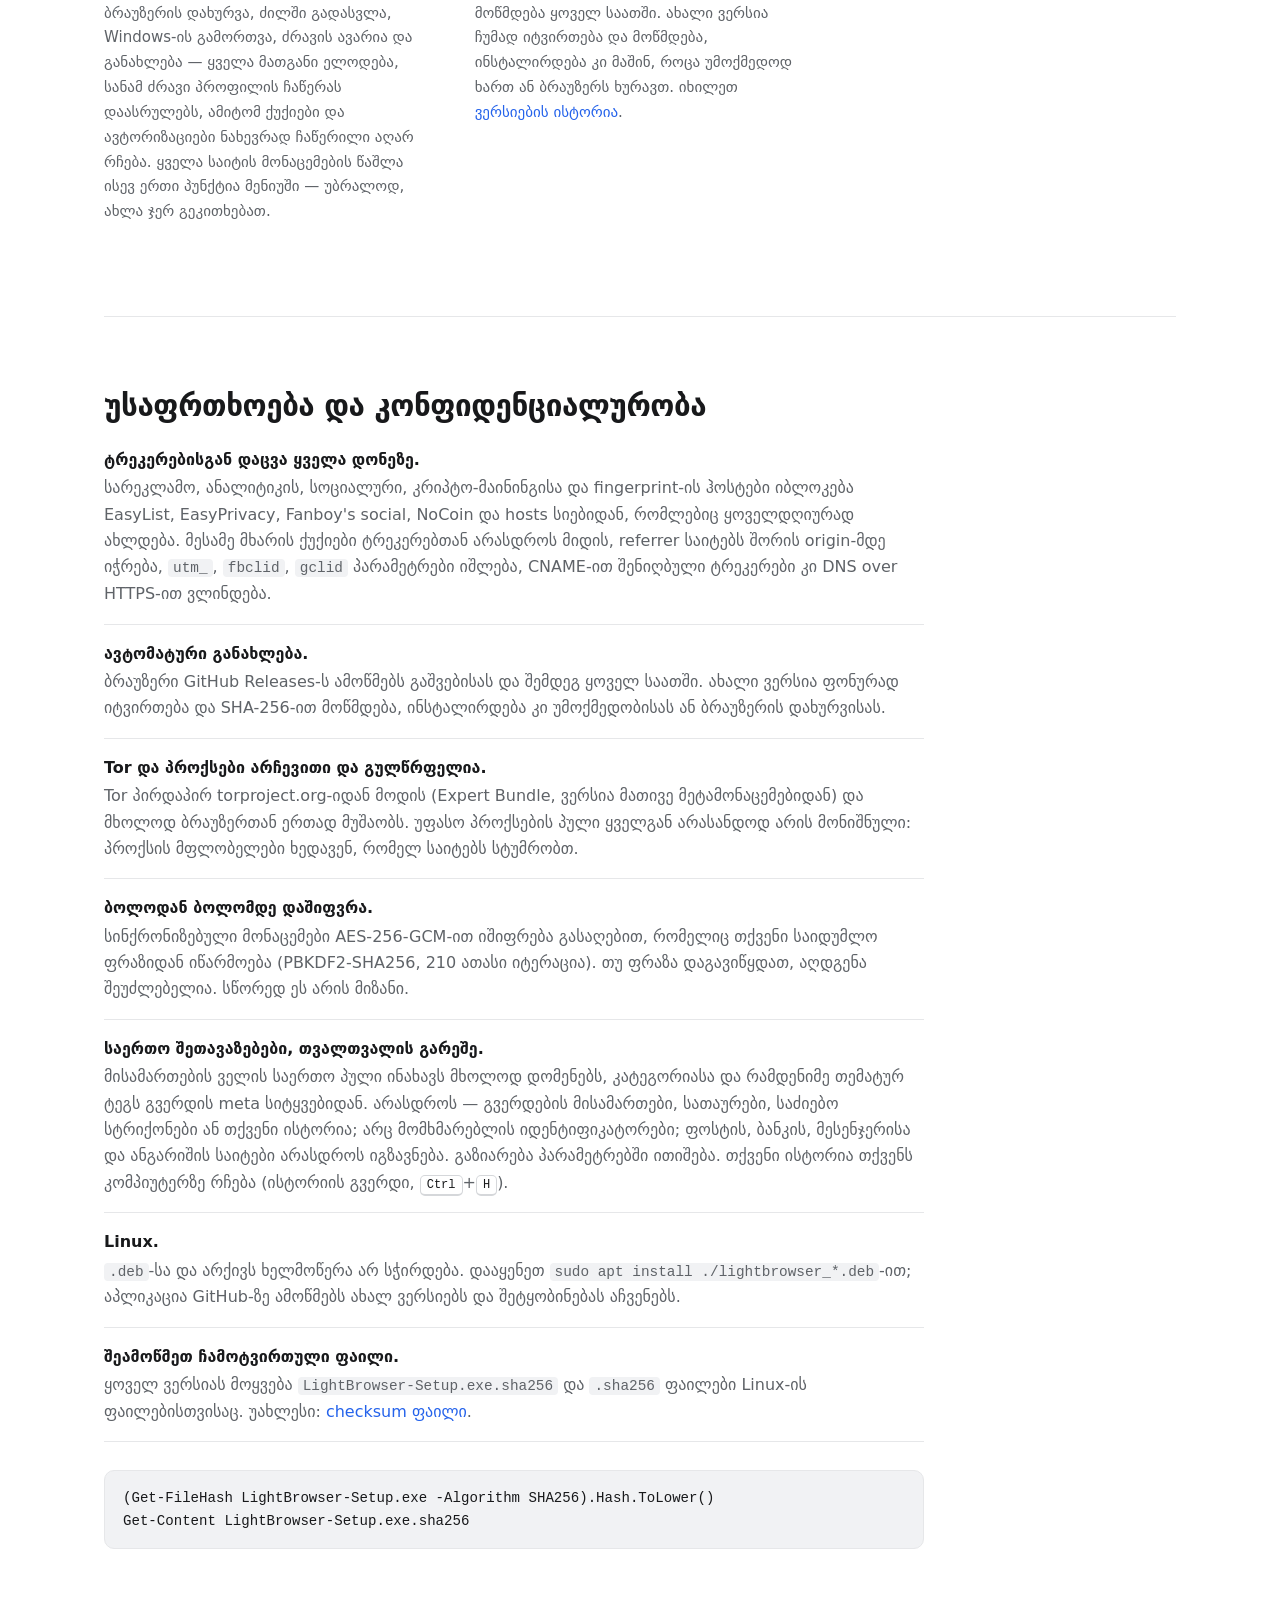
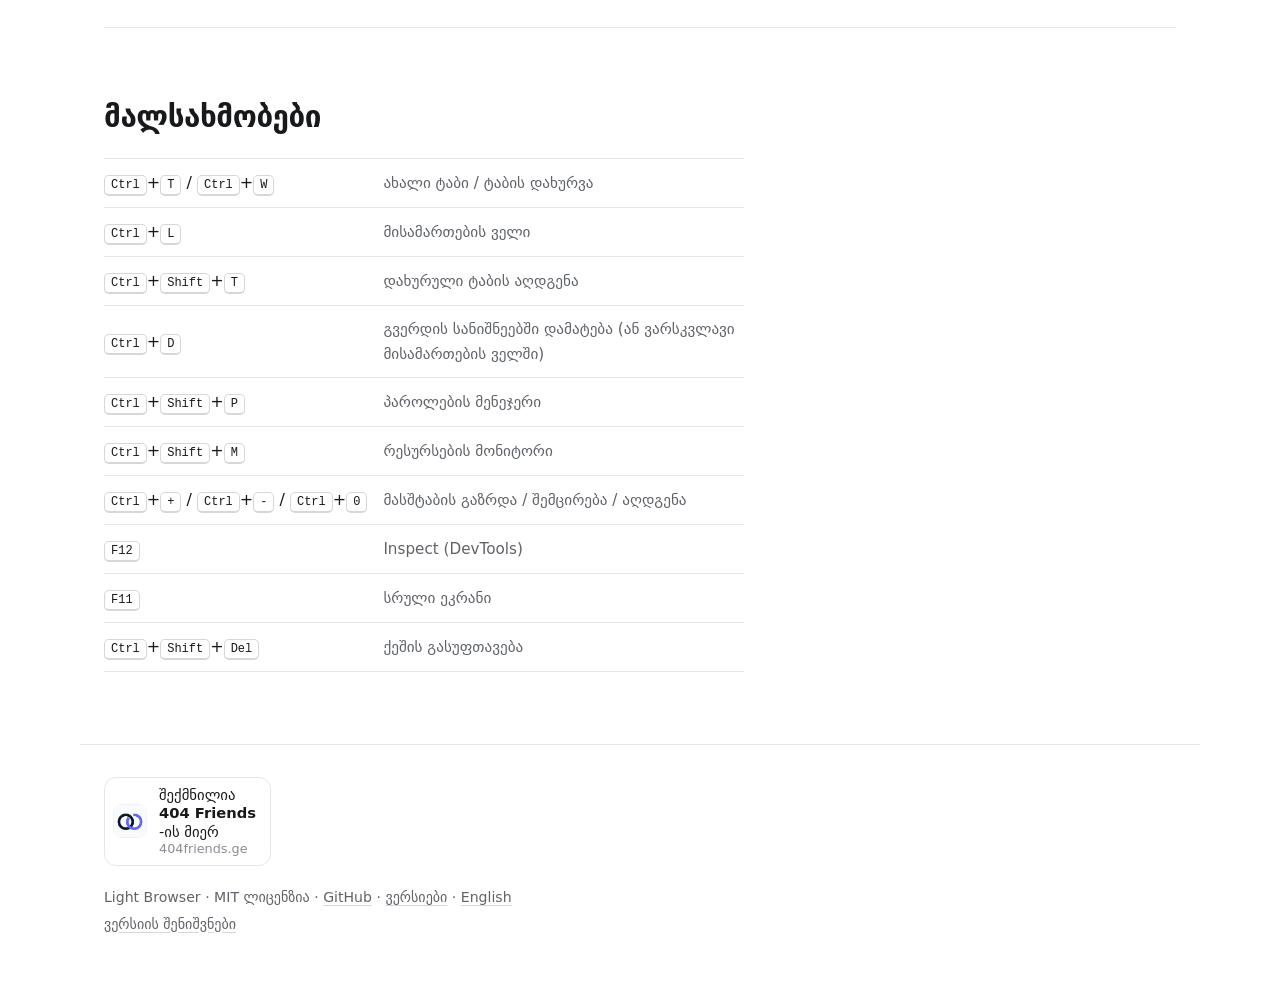
<file: ka/index.html>
<!doctype html>
<html lang="ka">
<head>
  <meta charset="utf-8">
  <meta name="viewport" content="width=device-width, initial-scale=1">
  <title>Light Browser — სწრაფი, მინიმალური ბრაუზერი Windows-ისა და Linux-ისთვის ჩაშენებული რეკლამის ბლოკერით</title>
  <meta name="description" content="Light Browser არის ~2 MB ზომის ნატიური ბრაუზერი Windows-ისა და Linux-ისთვის იმ ვებ-ძრავზე, რომელიც თქვენს სისტემას უკვე აქვს. ავტომატურად განახლებადი რეკლამის ბლოკერი, YouTube-ის რეკლამების გამოტოვება, ტაბების დაძინება, ბოლოდან ბოლომდე დაშიფრული სინქრონიზაცია, ჭკვიანი მისამართების ველი, იმპორტი Chrome, Edge, Firefox-იდან. უფასო ჩამოტვირთვა.">
  <meta name="keywords" content="ბრაუზერი, სწრაფი ბრაუზერი, მსუბუქი ბრაუზერი, linux ბრაუზერი, რეკლამის ბლოკერი, youtube რეკლამის ბლოკერი, windows ბრაუზერი, უფასო ბრაუზერი, light browser, lightweight browser, ad blocker browser, ქართული ბრაუზერი">
  <meta name="author" content="404 Friends">
  <meta name="robots" content="index, follow, max-image-preview:large">
  <meta name="theme-color" content="#2563eb">
  <link rel="canonical" href="https://lightbrowser.net/ka/">
  <link rel="alternate" hreflang="en" href="https://lightbrowser.net/">
  <link rel="alternate" hreflang="ka" href="https://lightbrowser.net/ka/">
  <link rel="alternate" hreflang="x-default" href="https://lightbrowser.net/">
  <meta property="og:type" content="website">
  <meta property="og:url" content="https://lightbrowser.net/ka/">
  <meta property="og:site_name" content="Light Browser">
  <meta property="og:locale" content="ka_GE">
  <meta property="og:locale:alternate" content="en_US">
  <meta property="og:title" content="Light Browser — სწრაფი, მინიმალური ბრაუზერი Windows-ისა და Linux-ისთვის">
  <meta property="og:description" content="~2 MB ნატიური ბრაუზერი ავტომატურად განახლებადი რეკლამის ბლოკერით, YouTube-ის რეკლამების გამოტოვებით, დაშიფრული სინქრონიზაციითა და ჭკვიანი მისამართების ველით. უფასო Windows 10/11-ისთვის.">
  <meta property="og:image" content="https://lightbrowser.net/og-image.png">
  <meta property="og:image:secure_url" content="https://lightbrowser.net/og-image.png">
  <meta property="og:image:type" content="image/png">
  <meta property="og:image:width" content="1200">
  <meta property="og:image:height" content="630">
  <meta property="og:image:alt" content="Light Browser-ის ლოგო: თეთრი ელვა ლურჯ გრადიენტზე">
  <meta name="twitter:card" content="summary_large_image">
  <meta name="twitter:title" content="Light Browser — სწრაფი, მინიმალური ბრაუზერი Windows-ისა და Linux-ისთვის">
  <meta name="twitter:description" content="~2 MB ნატიური ბრაუზერი ავტომატურად განახლებადი რეკლამის ბლოკერით, YouTube-ის რეკლამების გამოტოვებით და დაშიფრული სინქრონიზაციით.">
  <meta name="twitter:image" content="https://lightbrowser.net/og-image.png">
  <meta name="twitter:image:alt" content="Light Browser-ის ლოგო">
  <link rel="icon" href="/favicon.ico" sizes="any">
  <link rel="icon" href="/logo.svg" type="image/svg+xml">
  <link rel="apple-touch-icon" href="/logo.png">
  <link rel="stylesheet" href="/style.css?v=7">
  <script type="application/ld+json">
  {
    "@context": "https://schema.org",
    "@graph": [
      {
        "@type": "SoftwareApplication",
        "@id": "https://lightbrowser.net/#app",
        "name": "Light Browser",
        "operatingSystem": "Windows 10, Windows 11, Linux",
        "applicationCategory": "BrowserApplication",
        "description": "მინიმალური, სწრაფი Windows ბრაუზერი ავტომატურად განახლებადი რეკლამის ბლოკერით, YouTube-ის რეკლამების გამოტოვებით, პაროლების მენეჯერით, ჭკვიანი მისამართების ველითა და ბოლოდან ბოლომდე დაშიფრული სინქრონიზაციით.",
        "url": "https://lightbrowser.net/ka/",
        "image": "https://lightbrowser.net/logo.png",
        "screenshot": "https://lightbrowser.net/screenshot.jpg",
        "downloadUrl": "https://github.com/ddatunashvili/light_browser/releases/latest/download/LightBrowser-Setup.exe",
        "releaseNotes": "https://lightbrowser.net/ka/releases/",
        "inLanguage": ["ka", "en"],
        "license": "https://opensource.org/licenses/MIT",
        "isAccessibleForFree": true,
        "offers": { "@type": "Offer", "price": "0", "priceCurrency": "USD" },
        "author": { "@type": "Organization", "name": "404 Friends", "url": "https://404friends.ge", "logo": "https://lightbrowser.net/404friends.png" }
      },
      {
        "@type": "WebSite",
        "url": "https://lightbrowser.net/ka/",
        "name": "Light Browser",
        "inLanguage": "ka"
      }
    ]
  }
  </script>
</head>
<body>
  <header class="top">
    <a class="brand" href="/ka/"><img src="/logo.svg" alt="" width="28" height="28"> Light Browser</a>
    <nav>
      <a href="#features">შესაძლებლობები</a>
      <a href="#security">უსაფრთხოება</a>
      <a href="/ka/releases/">ვერსიები</a>
      <a class="lang" href="/" lang="en" hreflang="en" title="English">EN</a>
      <button id="theme-toggle" class="theme-btn" type="button" title="თემის შეცვლა" aria-label="თემის შეცვლა">
        <svg class="ico-sun" width="18" height="18" viewBox="0 0 24 24" fill="none" stroke="currentColor" stroke-width="2" stroke-linecap="round"><circle cx="12" cy="12" r="4.5"/><path d="M12 2v2M12 20v2M2 12h2M20 12h2M4.9 4.9l1.4 1.4M17.7 17.7l1.4 1.4M19.1 4.9l-1.4 1.4M6.3 17.7l-1.4 1.4"/></svg>
        <svg class="ico-moon" width="18" height="18" viewBox="0 0 24 24" fill="none" stroke="currentColor" stroke-width="2" stroke-linecap="round" stroke-linejoin="round"><path d="M21 12.8A9 9 0 1 1 11.2 3a7 7 0 0 0 9.8 9.8Z"/></svg>
      </button>
    </nav>
  </header>

  <main>
    <section class="hero">
      <img class="hero-logo" src="/logo.svg" alt="Light Browser-ის ლოგო" width="88" height="88">
      <h1>იბრაუზერე მსუბუქად.<br><span>დაბლოკე რეკლამა. დაასინქრონე უსაფრთხოდ.</span></h1>
      <p class="lead">~2 MB ზომის ნატიური ბრაუზერი Windows-ისა და Linux-ისთვის იმ ვებ-ძრავზე, რომელიც სისტემას უკვე აქვს: Windows-ზე Chromium (WebView2), Linux-ზე WebKitGTK.
        ავტომატურად განახლებადი რეკლამის ბლოკერი, რომელიც YouTube-ის რეკლამებს ატოვებს, ტაბების დაძინება, ბოლოდან ბოლომდე დაშიფრული სინქრონიზაცია, ერთი დაწკაპუნებით იმპორტი სხვა ბრაუზერებიდან.</p>

      <div class="platforms">
        <div class="plat">
          <div class="plat-h"><svg width="20" height="20" viewBox="0 0 24 24" fill="currentColor" aria-hidden="true"><path d="M3 5.5 11 4.4v7.1H3zm0 13 8 1.1v-7H3zm9 1.2L22 21v-8.4h-10zm0-15.4v7.2h10V3z"/></svg><span>Windows 10 / 11</span></div>
          <a id="download" class="btn primary" href="https://github.com/ddatunashvili/light_browser/releases/latest/download/LightBrowser-Setup.exe"><svg width="18" height="18" viewBox="0 0 24 24" fill="none" stroke="currentColor" stroke-width="2.2" stroke-linecap="round" stroke-linejoin="round"><path d="M12 3v12"/><path d="m7 10 5 5 5-5"/><path d="M4 19h16"/></svg>ინსტალერის ჩამოტვირთვა</a>
          <a id="portable" class="btn ghost small" href="https://github.com/ddatunashvili/light_browser/releases/latest/download/LightBrowser.exe">პორტატული .exe</a>
          <p class="plat-meta" id="details">64-bit</p>
        </div>
        <div class="plat">
          <div class="plat-h"><svg width="20" height="20" viewBox="0 0 24 24" fill="currentColor" aria-hidden="true"><path d="M12 2c-2.6 0-4 2-4 4.6 0 1.4-.6 2.3-1.4 3.5C5.4 11.9 4 13.8 4 16c0 .6.1 1.1.3 1.6-.8.4-1.3 1-1.3 1.7 0 1 1.1 1.7 2.5 1.7.9 0 1.7-.3 2.2-.8.9.5 2.1.8 3.3.8h2c1.2 0 2.4-.3 3.3-.8.5.5 1.3.8 2.2.8 1.4 0 2.5-.7 2.5-1.7 0-.7-.5-1.3-1.3-1.7.2-.5.3-1 .3-1.6 0-2.2-1.4-4.1-2.6-5.9C16.6 8.9 16 8 16 6.6 16 4 14.6 2 12 2zm-1.5 4.2c.5 0 .8.5.8 1.1s-.3 1.1-.8 1.1-.8-.5-.8-1.1.3-1.1.8-1.1zm3 0c.5 0 .8.5.8 1.1s-.3 1.1-.8 1.1-.8-.5-.8-1.1.3-1.1.8-1.1zM12 9.2c.9 0 2.2.6 2.2 1.1 0 .6-1.3 1.5-2.2 1.5s-2.2-.9-2.2-1.5c0-.5 1.3-1.1 2.2-1.1z"/></svg><span>Linux</span></div>
          <a id="deb" class="btn primary" href="https://github.com/ddatunashvili/light_browser/releases/latest"><svg width="18" height="18" viewBox="0 0 24 24" fill="none" stroke="currentColor" stroke-width="2.2" stroke-linecap="round" stroke-linejoin="round"><path d="M12 3v12"/><path d="m7 10 5 5 5-5"/><path d="M4 19h16"/></svg>.deb-ის ჩამოტვირთვა</a>
          <a id="tgz" class="btn ghost small" href="https://github.com/ddatunashvili/light_browser/releases/latest">არქივი (.tar.gz)</a>
          <p class="plat-meta" id="linux-details">Ubuntu 24.04+ · Debian 12+ · amd64</p>
        </div>
      </div>

      <p class="meta">
        <span id="version" class="badge">უახლესი</span>
        <a href="/ka/releases/">რა არის ახალი</a>
      </p>

      <figure class="shot">
        <img src="/screenshot.jpg" alt="Light Browser-ში გახსნილი Wikipedia, ინსტრუმენტთა პანელზე რეკლამის ბლოკერის მრიცხველით" width="1400" height="758" loading="eager">
      </figure>
    </section>

    <section id="features" class="features">
      <h2>რატომ არის სწრაფი</h2>
      <div class="grid">
        <article><h3>პატარა ნატიური გარსი</h3><p>~2 MB C++ აპლიკაცია. არც Electron, არც ჩაშენებული ძრავი. Windows-ზე რენდერინგს Chromium აკეთებს Microsoft Edge WebView2-ის მეშვეობით, Linux-ზე — სისტემური WebKitGTK ძრავი. იგივე რეკლამის ბლოკერი, იგივე გვერდები, იგივე პარამეტრები.</p></article>
        <article><h3>Linux-ზეც</h3><p>ნატიური GTK4 + libadwaita ვერსია, 800 KB. დააყენეთ <code>.deb</code> Ubuntu-ზე ან Debian-ზე, ან გახსენით არქივი. სინქრონიზაცია და პაროლები ჯერჯერობით მხოლოდ Windows-ზეა.</p></article>
        <article><h3>რეკლამის ბლოკერი, რომელიც თავად ახლდება</h3><p>ქსელის დონის ჰოსტისა და URL-ის წესები პლუს კოსმეტიკური ფილტრები, რომლებიც ავტომატურად, ყოველ 6 საათში ახლდება საჯარო ბლოკ-სიებიდან და ჩვენი შერჩეული წესებიდან. ინსტრუმენტთა პანელის <strong>AD</strong> ღილაკი აჩვენებს დაბლოკილთა მრიცხველს და ხსნის ჩართვა/გამორთვას, ელემენტების დამალვას, ფილტრების სტატუსსა და ხელით განახლებას. იმავე მენიუდან შეგიძლიათ გამორთოთ ერთი საიტისთვის ან ყველგან. ერთი საიტისთვის გამორთვა ნიშნავს იქ სრულად გამორთვას: არც მოთხოვნები იბლოკება, არც ელემენტები იმალება და არც გვერდშიდა რეკლამის დამუშავება მუშაობს.</p></article>
        <article><h3>ჩაშენებული AdGuard ძრავი</h3><p>ჩვენი ბლოკერის გვერდით ფონურად მუშაობს AdGuard-ის ღია კოდის ფილტრაციის ძრავიც: პირველ გაშვებაზე ერთხელ ჩამოიტვირთება, არანაირ მორგებას არ საჭიროებს და გაფართოებების გვერდს არ ავსებს. ის იმავე <strong>AD</strong> გადამრთველს ემორჩილება — რეკლამის ბლოკირებას ყველგან თუ გამორთავთ, ისიც ითიშება.</p></article>
        <article><h3>პოპაპებისა და გადამისამართებების ბლოკერი</h3><p>საიტები, რომლებიც ზედაპირზე დაწკაპებისას სხვა საიტს ახალ ტაბში ხსნიან ან სკრიპტით სხვაგან გადაგიყვანენ, შეიძლება შეჩერდეს ერთი საიტისთვის ან ყველგან <strong>AD</strong> მენიუდან. ნამდვილი ბმულები, ღილაკები და ფორმები ისევ მუშაობს; უკან, წინ და განახლება არასდროს იბლოკება.</p></article>
        <article><h3>YouTube, Spotify, Twitch</h3><p>YouTube-ის რეკლამები წყაროშივე იშლება: რეკლამის განთავსებები ყოველი პლეერის პასუხიდან ამოიჭრება მანამ, სანამ პლეერი მას დაინახავს, ამიტომ რეკლამა საერთოდ არ იტვირთება და არაფრის გამოტოვება არ სჭირდება. „რეკლამის ბლოკერები აკრძალულია“ ფანჯარა იხურება, Spotify-სა და Twitch-ის რეკლამები კი უხმოდ უკრავს. გამოტოვება მხოლოდ რეკლამას ეხება: გახსნილ ვიდეოს ხმას არ უთიშავს, არ აჩქარებს და ბოლოში არ გადაახტუნებს, ამიტომ მიქსები და პლეილისტები ბოლომდე უკრავს. თუ <strong>AD</strong>-ს youtube.com-ისთვის გამორთავთ, პლეერს საერთოდ არაფერი ეხება.</p></article>
        <article><h3>მისამართი თავად სრულდება</h3><p>აკრიფეთ <code>you</code> და ველი თავად ავსებს <code>youtube.com</code>-ს, შემოთავაზებული ნაწილი მონიშნულია: Enter პირდაპირ გადაგიყვანთ, შემდეგი ასო შეაცვლის, Backspace კი წაშლის. შევსება ეყრდნობა იმ საიტებს, რომლებსაც ნამდვილად ხსნით — ისტორია, სანიშნეები, მიმდინარე სესია — და საზიარო პულიდან; არასოდეს — მისამართის შუაგიდან ან წაშლისას.</p></article>
        <article><h3>ჭკვიანი მისამართების ველი</h3><p>დახარისხებული შეთავაზებები თქვენი სანიშნეებიდან და ისტორიიდან, პლუს პოპულარული საიტები და გვერდები, რომლებსაც Light Browser-ის სხვა მომხმარებლები სტუმრობენ — დაჯგუფებული ტიპის მიხედვით: ვიდეო, მუსიკა, დეველოპმენტი, სიახლეები და სხვა. აირჩიეთ დაწკაპუნებით ან ისრებით.</p></article>
        <article><h3>ტაბების დაძინება და ღრმა ძილი</h3><p>ფონური ტაბები 30 წამში ჩერდება და 10 წუთი უმოქმედობის შემდეგ მეხსიერებიდან იტვირთება. ჩაკეცეთ ფანჯარა რამდენიმე წუთით და მთელი ძრავი ითიშება — რჩება მხოლოდ რამდენიმე MB. აუდიოს ან ვიდეოს დაკვრისას არაფერი ჩერდება: ჩაკეცეთ ფანჯარა YouTube-ით ან მუსიკით და დაკვრა გაგრძელდება. ფონურ ტაბში გახსნილი გვერდი სურათებსა და ავტომატურ დაკვრას მანამ იკავებს, სანამ მას არ შეხედავთ, ხოლო ვებ-აპლიკაციები, მაგალითად Gmail, მაინც ბოლომდე იტვირთება.</p></article>
        <article><h3>თეთრი ციმციმის გარეშე</h3><p>გვერდის ჩატვირთვისა თუ გადამისამართებისას ცარიელი ხედი ბრაუზერის საკუთარ მუქ ნაცრისფერს ინარჩუნებს და თეთრად არ აციმციმდება. ⋮ მენიუ და მარჯვენა ღილაკის ყველა მენიუც მუქია.</p></article>
        <article><h3>ძრავის ჩამრთველები</h3><p>პარამეტრებში არის Engine განყოფილება, რომელიც ბრაუზერის ქვეშ მომუშავე Chromium ძრავს არეგულირებს. რეკომენდებული ჩამრთველები თავიდანვე ჩართულია: GPU რასტერიზაცია, zero-copy, პარალელური ჩამოტვირთვები, ბმულების ping-ების გარეშე და Privacy Sandbox-ის სარეკლამო API-ების გარეშე. მყისიერი სქროლი, გამორთული HTTP/3, გამორთული აპარატული ვიდეოდეკოდირება, ავტოდაკვრის ბლოკირება და მკაცრი WebRTC საჭიროებისამებრ ირთვება, გამოცდილ მომხმარებლებს კი საკუთარი Chromium ფლაგების დამატებაც შეუძლიათ. ცვლილებები ძალაში შედის Restart-ზე ერთი დაწკაპუნების შემდეგ.</p></article>
        <article><h3>ყველაფრის იმპორტი</h3><p>სანიშნეები, ისტორია, შენახული პაროლები და ავტოშევსება Chrome, Edge, Brave, Opera, Vivaldi და Firefox-იდან. Firefox-ის პაროლები მისივე გასაღებების საცავით იშიფრება. Opera GX, Yandex და ამ ბრაუზერების Beta/Developer ვერსიებიც იკითხება.</p></article>
        <article><h3>დაშიფრული სინქრონიზაცია</h3><p>სანიშნეები და პაროლები მოწყობილობებს შორის სინქრონდება. იშიფრება თქვენს კომპიუტერზე თქვენივე საიდუმლო ფრაზით. სერვერი მხოლოდ დაშიფრულ მონაცემებს ხედავს.</p></article>
        <article><h3>პაროლების მენეჯერი</h3><p>შენახული პაროლები ერთ ადგილას: ძებნა, დახარისხება, ჯგუფური მონიშვნა და წაშლა, ადგილზევე რედაქტირება, დუბლიკატების აღნიშვნა, კოპირება და ძლიერი პაროლების გენერაცია. იმპორტი ყველა პაროლს ინახავს, ერთი საიტის ორ ჩანაწერსაც კი. ავტოშევსება თავად შეგიყვანთ, ხოლო სახელებს, მისამართებსა და ელფოსტას საკუთარი ავტოშევსების გვერდი აქვს. თუ ერთი საიტისთვის რამდენიმე ანგარიში გაქვთ შენახული, ივსება ის, რომლითაც ბოლოს შეხვედით, დანარჩენი კი სიაში გეთავაზებათ — არჩევანი თქვენია. სია მუშაობს მკაცრ ავტორიზაციის გვერდებზეც, Google-ის ჩათვლით, და იქ, სადაც ჯერ მისამართს ითხოვენ, ელფოსტის ველზე გამოდის.</p></article>
        <article><h3>ჩამოტვირთვები სიჩქარითა და დარჩენილი დროით</h3><p>ჩამოტვირთვების გვერდი ყველა მიმდინარე ფაილისთვის აჩვენებს მიმდინარე სიჩქარეს და დარჩენილ დროს. ცარიელი ტაბიდან დაწყებული ჩამოტვირთვა ტაბის გაქრობის შემდეგაც გრძელდება.</p></article>
        <article><h3>ტაბები, რომლებიც მეტს აჩვენებენ</h3><p>თითოეულ ტაბს საიტის ხატულა აქვს, დახურვის ღილაკი მხოლოდ აქტიურ ან კურსორქვეშა ტაბზე ჩანს და დაწკაპებამდე ინათება, ხოლო ტაბების ზოლზე გადატანილი მონიშნული ტექსტი ან ბმული ახალ ტაბში იხსნება. ზოლი ზემოთ რჩება, სანამ თავად არ ჩართავთ გვერდით სიას: პარამეტრებში აირჩიეთ ან ყოველთვის, ან ტაბების რაოდენობა, რომლის შემდეგაც გვერდით გადავა. შუა ღილაკით ან Ctrl-ით დაწკაპუნებისას ბმული იხსნება ფონზე, გვერდი კი იქვე რჩება. ტაბის გადაადგილებისას იგი კურსორს მიყვება; ზოლიდან გამოტანისას კი მოძრავ ასლად იქცევა და შეგიძლიათ ცალკე ფანჯარაში ჩააგდოთ.</p></article>
        <article><h3>რესურსების მონიტორი</h3><p>ნახეთ CPU-ს, მეხსიერების, GPU-სა და GPU-მეხსიერების გამოყენება პროცესების მიხედვით და დააწესეთ მეხსიერების ლიმიტი, რომლის გადაჭარბებისას ფონური ტაბები ჩერდება.</p></article>
        <article><h3>მუქი რეჟიმი ყველა საიტზე</h3><p>ერთი ჩამრთველი ⋮ მენიუში ან პარამეტრებში, და საიტები, რომლებსაც მუქი თემა არ აქვთ, დახატვისასვე მუქდება — სურათებსა და ვიდეოს კი ნამდვილი ფერები რჩება. ყველა გახსნილი ტაბი მაშინვე იცვლება, განახლებისა და გადატვირთვის გარეშე.</p></article>
        <article><h3>ყველგან მუქი</h3><p>Light Browser ყველგან მუქია: ფანჯარა და სათაურის ზოლი, ყველა მენიუ და მისი საკუთარი გვერდები — პარამეტრები, ისტორია, ჩამოტვირთვები. საიტებს ეცნობებათ, რომ მუქი გირჩევნიათ, ამიტომ მუქი თემის მქონე საიტები მას იყენებენ.</p></article>
        <article><h3>დეველოპერებისთვის</h3><p>სრული Chromium DevTools <kbd>F12</kbd>-ით ან მარჯვენა დაწკაპუნებით → Inspect. Google-ის ძებნა პირდაპირ მისამართების ველიდან. Cloudflare DNS over HTTPS ნაგულისხმევად.</p></article>
        <article><h3>რესპონსიული ხედი</h3><p>ტელეფონის ღილაკი <code>{ }</code>-ის გვერდით ხსნის მოწყობილობების ზოლს, როგორც Chrome-ის DevTools-ში: აირჩიეთ iPhone, Pixel, Galaxy, iPad ან ლეპტოპი, ან Responsive და ჩაწერეთ ნებისმიერი სიგანე × სიმაღლე. გვერდი ამ ზომით, ცენტრში და ფანჯარაზე მორგებულად ჩანს, შეხებით მართვითა და შემობრუნების ღილაკით.</p></article>
        <article><h3>Privacy Engine: შვიდი დონე</h3><p>Normal, Private, Shadow, Mask, Ghost, Disposable, Ghost Internet. აირჩიეთ დონე ახალი ტაბებისთვის ან გახსენით ნებისმიერი ტაბი კონკრეტულ დონეზე. ინკოგნიტო ისტორიას მალავს; Ghost ბრაუზერის იდენტობას მალავს.</p></article>
        <article><h3>Shadow და Ghost</h3><p>Shadow თითოეულ საიტს საკუთარ იზოლირებულ გარემოს აძლევს, ასე რომ საიტები ერთმანეთს ვერ ხედავენ. Ghost ყოველ ტაბს ახალ დროებით იდენტობას ამატებს (<code>GHOST #A71F</code>), რომელიც ტაბის დახურვისას ქრება.</p></article>
        <article><h3>Mask: ერთი სტანდარტული მოწყობილობა</h3><p>Canvas, WebGL, აუდიო, შრიფტები, ეკრანი, CPU, მეხსიერება, დროის სარტყელი, WebRTC და client hints სტანდარტიზებულია და არა შემთხვევითი, რათა ნიღბიანი მომხმარებლები ერთმანეთს ჰგავდნენ.</p></article>
        <article><h3>კონფიდენციალურობის დაფა</h3><p>თითო საიტისთვის: დაბლოკილი ტრეკერები, ქუქიები და სკრიპტები, fingerprint-ის მცდელობები, გასუფთავებული ბმულები, მესამე მხარის მოთხოვნები, იდენტობის გამჟღავნების მაჩვენებელი და ტრეკერების კავშირების გრაფი. ღილაკები: Hide me, Erase trail, Destroy identity.</p></article>
        <article><h3>პერსონები</h3><p>დასახელებული იდენტობები — Work, Personal, Anonymous — თითოეულს საკუთარი ქუქიები, საცავი, ისტორია და ნებართვები აქვს და პარალელურად მუშაობს.</p></article>
        <article><h3>IP-ის დამალვა: ჩაშენებული Tor</h3><p>ერთი დაწკაპუნებით Tor ჩამოიტვირთება torproject.org-იდან და ყველა ტაბი მასში გაივლის. ახალი წრედი მოთხოვნისთანავე, სტატუსი ხელსაწყოთა ზოლში. ანონიმური, უფასო, მოხალისეების ქსელი; უფრო ნელია და ზოგი საიტი ბლოკავს.</p></article>
        <article><h3>უფასო პროქსების პული</h3><p>საჯარო პროქსების სიები ავტომატურად იტვირთება, მოწმდება და იცვლება; იმარჯვებს ყველაზე სწრაფი. განზრახ არის მონიშნული როგორც არასანდო: მათ უცხო ადამიანები მართავენ, ამიტომ გამოიყენეთ მხოლოდ ჩვეულებრივი დათვალიერებისთვის, არასდროს ავტორიზაციისთვის. ან შეიყვანეთ საკუთარი პროქსი.</p></article>
        <article><h3>ტაბების გადაადგილება</h3><p>გადაათრიეთ ტაბები რიგის შესაცვლელად, ან გამოათრიეთ ზოლიდან, რომ ცალკე ფანჯარაში გაიხსნას. კონფიდენციალურობის ყოველ დონეს თავისი ფერი აქვს, რომელიც ტაბზე პატარა ნიშნად ჩანს. რაც არ უნდა სავსე იყოს ზოლი, ჩაკეცვის ღილაკის გვერდით წერტილოვანი სახელური ფანჯარას ყოველთვის ამოძრავებს: გადაათრიეთ სადაც გინდათ, ან ორჯერ დააწკაპუნეთ მთელ ეკრანზე გასაშლელად.</p></article>
        <article><h3>გაფართოებები და Chrome Web Store</h3><p>გახსენით ნებისმიერი გაფართოება Chrome Web Store-ში და დააჭირეთ <strong>Add to Light Browser</strong>-ს: ის Google-იდან ჩამოიტვირთება და თქვენი დადასტურების შემდეგ დაყენდება. გაფართოებები ასევე იტვირთება საქაღალდიდან, <code>.zip</code>-იდან ან <code>.crx</code>-იდან. თითოეული თავის CPU-სა და მეხსიერებას რეალურ დროში აჩვენებს მწვანე, ყვითელი ან წითელი ფერით გაფართოებებისა და რესურსების გვერდებზე, ასე რომ მძიმე გაფართოება ვერ დაიმალება.</p></article>
        <article><h3>პაროლების სწორად შენახვა</h3><p>წარმატებული ავტორიზაციის შემდეგ პატარა ზოლი გთავაზობთ პაროლის შენახვას ან განახლებას. არაფერი ინახება თქვენი თანხმობის გარეშე, ხოლო „არასდროს ამ საიტისთვის“ იმახსოვრება.</p></article>
        <article><h3>ვინ არის ამ გვერდზე</h3><p>ხელსაწყოთა ზოლის ღილაკი ითვლის მესამე მხარეებს მიმდინარე გვერდზე. დააწკაპუნეთ და ტრეკერების ხე პირდაპირ მის ქვეშ გამოჩნდება: წითელი დაბლოკილი, მწვანე დაშვებული სერვისი, ნაცრისფერი ჩვეულებრივი მესამე მხარე.</p></article>
        <article><h3>ძიება პირდაპირ გვერდიდან</h3><p>მონიშნეთ ნებისმიერი ტექსტი და მარჯვენა დაწკაპუნებით მოძებნეთ Google-ში. სურათზე მარჯვენა დაწკაპუნებით მოძებნეთ Google Lens-ით. ორივე ახალ ტაბში იხსნება.</p></article>
        <article><h3>ტაბები, რომლებიც ხელს არ გიშლის</h3><p>ჩაამაგრეთ ტაბები, დააჯგუფეთ ფერებით, ათი და მეტი ტაბისას კი ზოლი ვერტიკალურ სიად იქცევა. გადაატარეთ მაუსი ტაბს და ნახავთ მის RAM-ს; წითელი წერტილი მძიმე ტაბს აღნიშნავს და ერთი დაწკაპუნებით ათავისუფლებს.</p></article>
        <article><h3>იქიდან აგრძელებს, სადაც გაჩერდით</h3><p>ბოლო სესია მძინარე ჩანაცვლებებად ბრუნდება. მხოლოდ ის ტაბი იტვირთება, რომელსაც უყურებთ — გაშვება ერთი გვერდი ღირს, არა ოცი.</p></article>
        <article><h3>ძებნა თქვენებურად</h3><p>Google, Bing, DuckDuckGo, Brave, Yandex, Ecosia ან საკუთარი ძრავი. საკვანძო სიტყვები პირდაპირ საიტზე გადაგიყვანთ: <kbd>yt lofi</kbd>, <kbd>w rust</kbd>, <kbd>ge ამინდი</kbd>.</p></article>
        <article><h3>ძებნა გვერდზე, ჩამოტვირთვები, ნებართვები</h3><p>ძებნა გვერდზე დამთხვევების მრიცხველით, ჩამოტვირთვების მენეჯერი პაუზითა და გაგრძელებით, საიტების ნებართვები, რომლებსაც ერთხელ წყვეტთ და პარამეტრებში აუქმებთ.</p></article>
        <article><h3>პარამეტრების გვერდი და პირველი გაშვების ოსტატი</h3><p>ყველა პარამეტრი ერთ გვერდზე (<kbd>Ctrl</kbd>+<kbd>,</kbd>), მეხსიერებისა და ძრავის პარამეტრები კი უკვე მორგებულია: RAM ლიმიტი თავიდან კომპიუტერის მეხსიერების 40%-ია. სამსაფეხურიანი მისალმება ამ ლიმიტს ადასტურებს, საძიებო სისტემას ირჩევს და ძველი ბრაუზერიდან იმპორტს აკეთებს.</p></article>
        <article><h3>უძლებს ავარიებს</h3><p>მკვდარი გვერდი ცარიელი ტაბის ნაცვლად გადატვირთვის ღილაკს აჩვენებს, გაჭედილი მონიშნულია, ძრავის დაცემისას კი ბრაუზერი მას თავად აღადგენს და ტაბს ხელახლა ტვირთავს.</p></article>
        <article><h3>შესული რჩებით</h3><p>ბრაუზერის დახურვა, ძილში გადასვლა, Windows-ის გამორთვა, ძრავის ავარია და განახლება — ყველა მათგანი ელოდება, სანამ ძრავი პროფილის ჩაწერას დაასრულებს, ამიტომ ქუქიები და ავტორიზაციები ნახევრად ჩაწერილი აღარ რჩება. ყველა საიტის მონაცემების წაშლა ისევ ერთი პუნქტია მენიუში — უბრალოდ, ახლა ჯერ გეკითხებათ.</p></article>
        <article><h3>ავტომატური განახლება ფონურად</h3><p>მოწმდება ყოველ საათში. ახალი ვერსია ჩუმად იტვირთება და მოწმდება, ინსტალირდება კი მაშინ, როცა უმოქმედოდ ხართ ან ბრაუზერს ხურავთ. იხილეთ <a href="/ka/releases/">ვერსიების ისტორია</a>.</p></article>
      </div>
    </section>

    <section id="security" class="security">
      <h2>უსაფრთხოება და კონფიდენციალურობა</h2>
      <ul>
        <li><b>ტრეკერებისგან დაცვა ყველა დონეზე.</b> სარეკლამო, ანალიტიკის, სოციალური, კრიპტო-მაინინგისა და fingerprint-ის ჰოსტები იბლოკება EasyList, EasyPrivacy, Fanboy's social, NoCoin და hosts სიებიდან, რომლებიც ყოველდღიურად ახლდება. მესამე მხარის ქუქიები ტრეკერებთან არასდროს მიდის, referrer საიტებს შორის origin-მდე იჭრება, <code>utm_</code>, <code>fbclid</code>, <code>gclid</code> პარამეტრები იშლება, CNAME-ით შენიღბული ტრეკერები კი DNS over HTTPS-ით ვლინდება.</li>
        <li><b>ავტომატური განახლება.</b> ბრაუზერი GitHub Releases-ს ამოწმებს გაშვებისას და შემდეგ ყოველ საათში. ახალი ვერსია ფონურად იტვირთება და SHA-256-ით მოწმდება, ინსტალირდება კი უმოქმედობისას ან ბრაუზერის დახურვისას.</li>
        <li><b>Tor და პროქსები არჩევითი და გულწრფელია.</b> Tor პირდაპირ torproject.org-იდან მოდის (Expert Bundle, ვერსია მათივე მეტამონაცემებიდან) და მხოლოდ ბრაუზერთან ერთად მუშაობს. უფასო პროქსების პული ყველგან არასანდოდ არის მონიშნული: პროქსის მფლობელები ხედავენ, რომელ საიტებს სტუმრობთ.</li>
        <li><b>ბოლოდან ბოლომდე დაშიფვრა.</b> სინქრონიზებული მონაცემები AES-256-GCM-ით იშიფრება გასაღებით, რომელიც თქვენი საიდუმლო ფრაზიდან იწარმოება (PBKDF2-SHA256, 210 ათასი იტერაცია). თუ ფრაზა დაგავიწყდათ, აღდგენა შეუძლებელია. სწორედ ეს არის მიზანი.</li>
        <li><b>საერთო შეთავაზებები, თვალთვალის გარეშე.</b> მისამართების ველის საერთო პული ინახავს მხოლოდ დომენებს, კატეგორიასა და რამდენიმე თემატურ ტეგს გვერდის meta სიტყვებიდან. არასდროს — გვერდების მისამართები, სათაურები, საძიებო სტრიქონები ან თქვენი ისტორია; არც მომხმარებლის იდენტიფიკატორები; ფოსტის, ბანკის, მესენჯერისა და ანგარიშის საიტები არასდროს იგზავნება. გაზიარება პარამეტრებში ითიშება. თქვენი ისტორია თქვენს კომპიუტერზე რჩება (ისტორიის გვერდი, <kbd>Ctrl</kbd>+<kbd>H</kbd>).</li>
        <li><b>Linux.</b> <code>.deb</code>-სა და არქივს ხელმოწერა არ სჭირდება. დააყენეთ <code>sudo apt install ./lightbrowser_*.deb</code>-ით; აპლიკაცია GitHub-ზე ამოწმებს ახალ ვერსიებს და შეტყობინებას აჩვენებს.</li>
        <li><b>შეამოწმეთ ჩამოტვირთული ფაილი.</b> ყოველ ვერსიას მოყვება <code>LightBrowser-Setup.exe.sha256</code> და <code>.sha256</code> ფაილები Linux-ის ფაილებისთვისაც.
          <span id="checksum-wrap" hidden>უახლესი: <a id="checksum" href="#" target="_blank" rel="noopener">checksum ფაილი</a>.</span></li>
      </ul>
      <pre><code>(Get-FileHash LightBrowser-Setup.exe -Algorithm SHA256).Hash.ToLower()
Get-Content LightBrowser-Setup.exe.sha256</code></pre>
    </section>

    <section class="shortcuts">
      <h2>მალსახმობები</h2>
      <table>
        <tr><td><kbd>Ctrl</kbd>+<kbd>T</kbd> / <kbd>Ctrl</kbd>+<kbd>W</kbd></td><td>ახალი ტაბი / ტაბის დახურვა</td></tr>
        <tr><td><kbd>Ctrl</kbd>+<kbd>L</kbd></td><td>მისამართების ველი</td></tr>
        <tr><td><kbd>Ctrl</kbd>+<kbd>Shift</kbd>+<kbd>T</kbd></td><td>დახურული ტაბის აღდგენა</td></tr>
        <tr><td><kbd>Ctrl</kbd>+<kbd>D</kbd></td><td>გვერდის სანიშნეებში დამატება (ან ვარსკვლავი მისამართების ველში)</td></tr>
        <tr><td><kbd>Ctrl</kbd>+<kbd>Shift</kbd>+<kbd>P</kbd></td><td>პაროლების მენეჯერი</td></tr>
        <tr><td><kbd>Ctrl</kbd>+<kbd>Shift</kbd>+<kbd>M</kbd></td><td>რესურსების მონიტორი</td></tr>
        <tr><td><kbd>Ctrl</kbd>+<kbd>+</kbd> / <kbd>Ctrl</kbd>+<kbd>-</kbd> / <kbd>Ctrl</kbd>+<kbd>0</kbd></td><td>მასშტაბის გაზრდა / შემცირება / აღდგენა</td></tr>
        <tr><td><kbd>F12</kbd></td><td>Inspect (DevTools)</td></tr>
        <tr><td><kbd>F11</kbd></td><td>სრული ეკრანი</td></tr>
        <tr><td><kbd>Ctrl</kbd>+<kbd>Shift</kbd>+<kbd>Del</kbd></td><td>ქეშის გასუფთავება</td></tr>
      </table>
    </section>
  </main>

  <footer>
    <a class="madeby" href="https://404friends.ge" target="_blank" rel="noopener">
      <img src="/404friends.png" alt="404 Friends" width="34" height="34">
      <span>შექმნილია <b>404 Friends</b>-ის მიერ<small>404friends.ge</small></span>
    </a>
    <p>Light Browser · MIT ლიცენზია · <a href="https://github.com/ddatunashvili/light_browser" target="_blank" rel="noopener">GitHub</a> · <a href="/ka/releases/">ვერსიები</a> · <a href="/" lang="en">English</a></p>
    <p id="release-notes-link" hidden><a href="/ka/releases/">ვერსიის შენიშვნები</a></p>
  </footer>

  <script src="/app.js?v=7"></script>
</body>
</html>
</file>
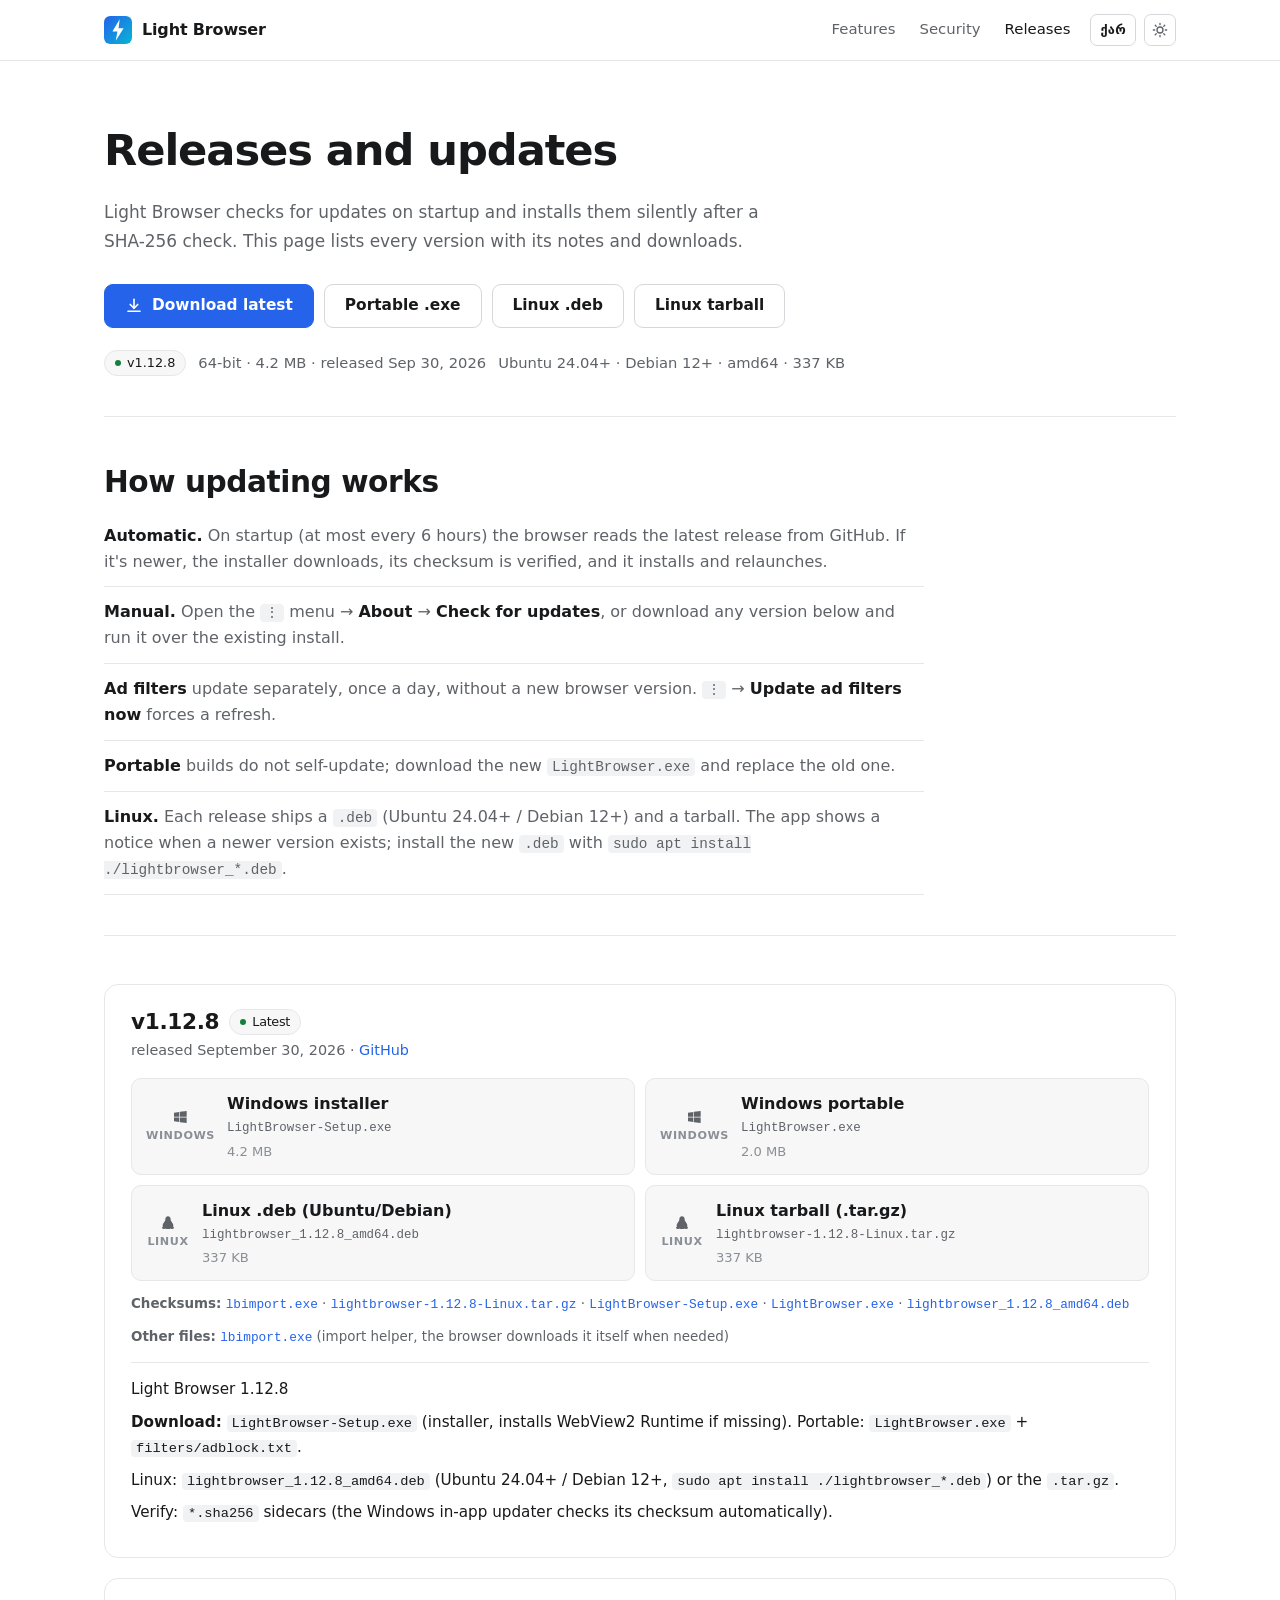
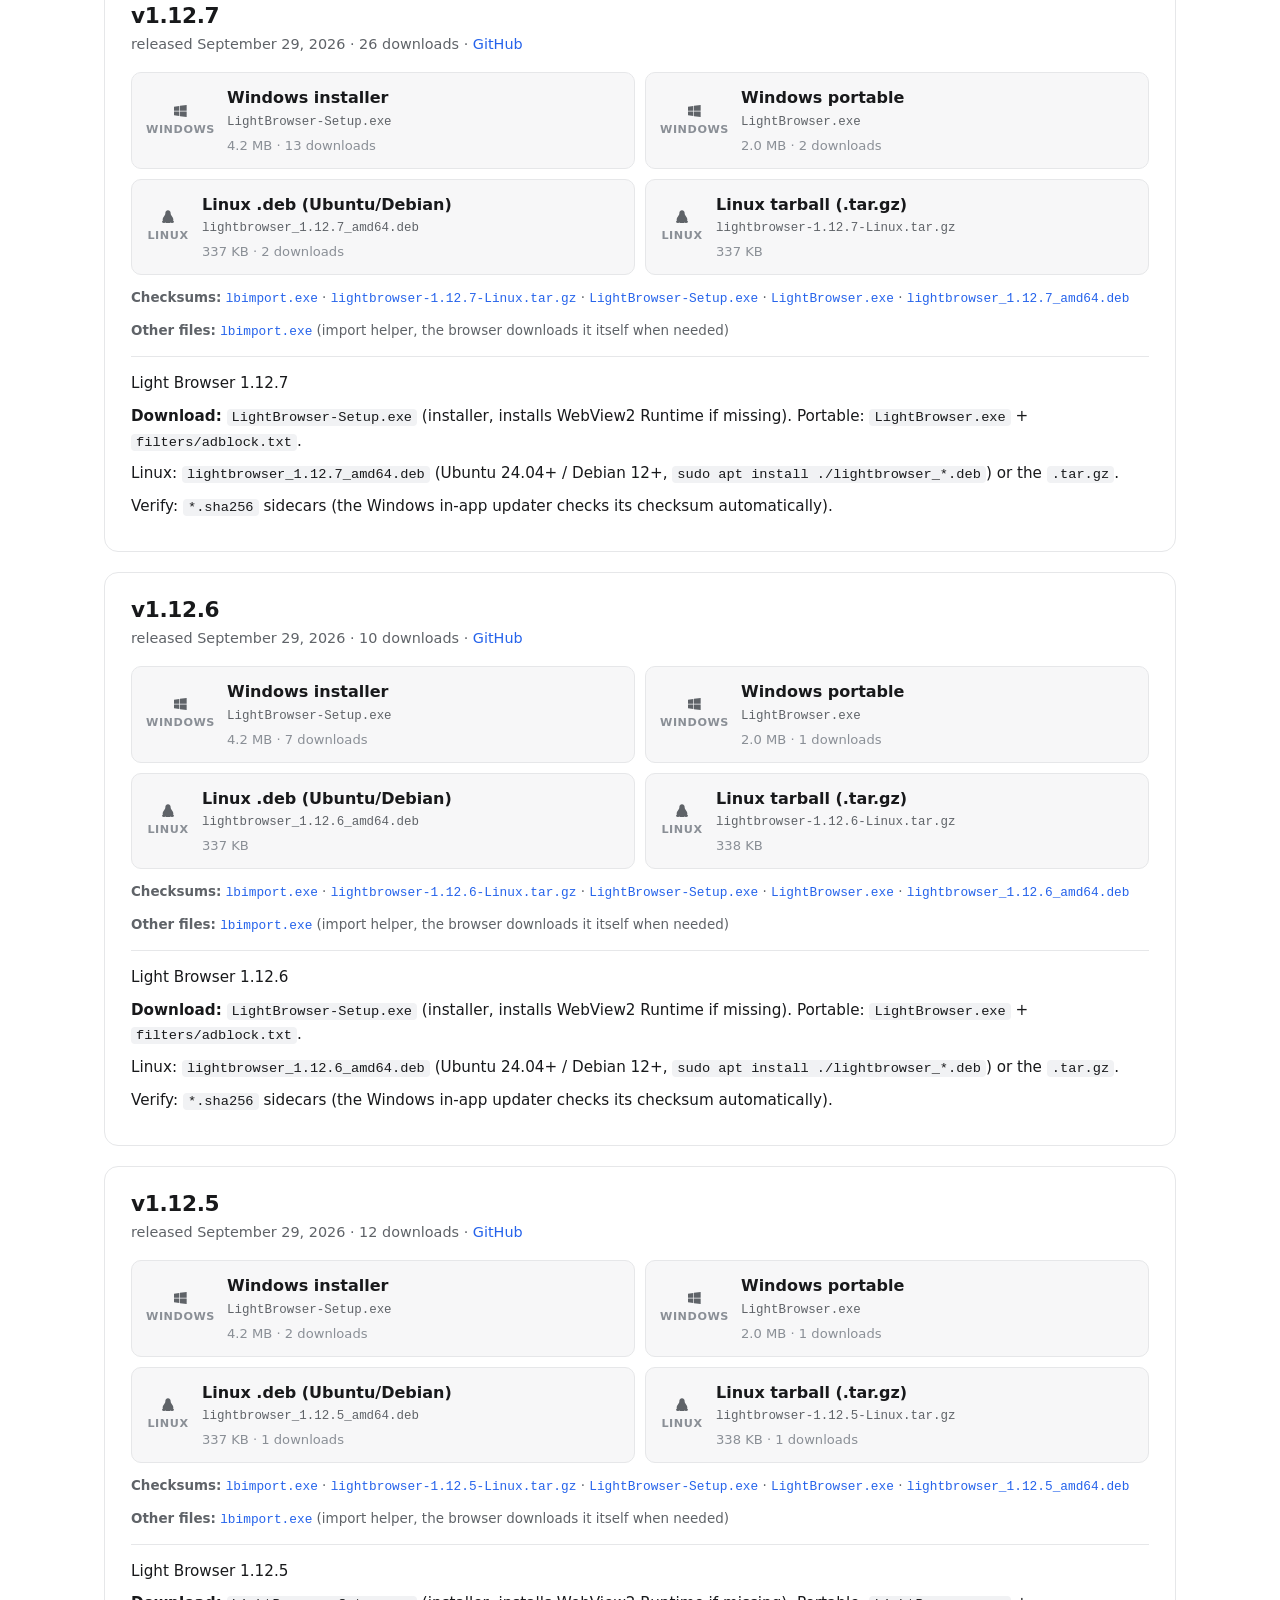
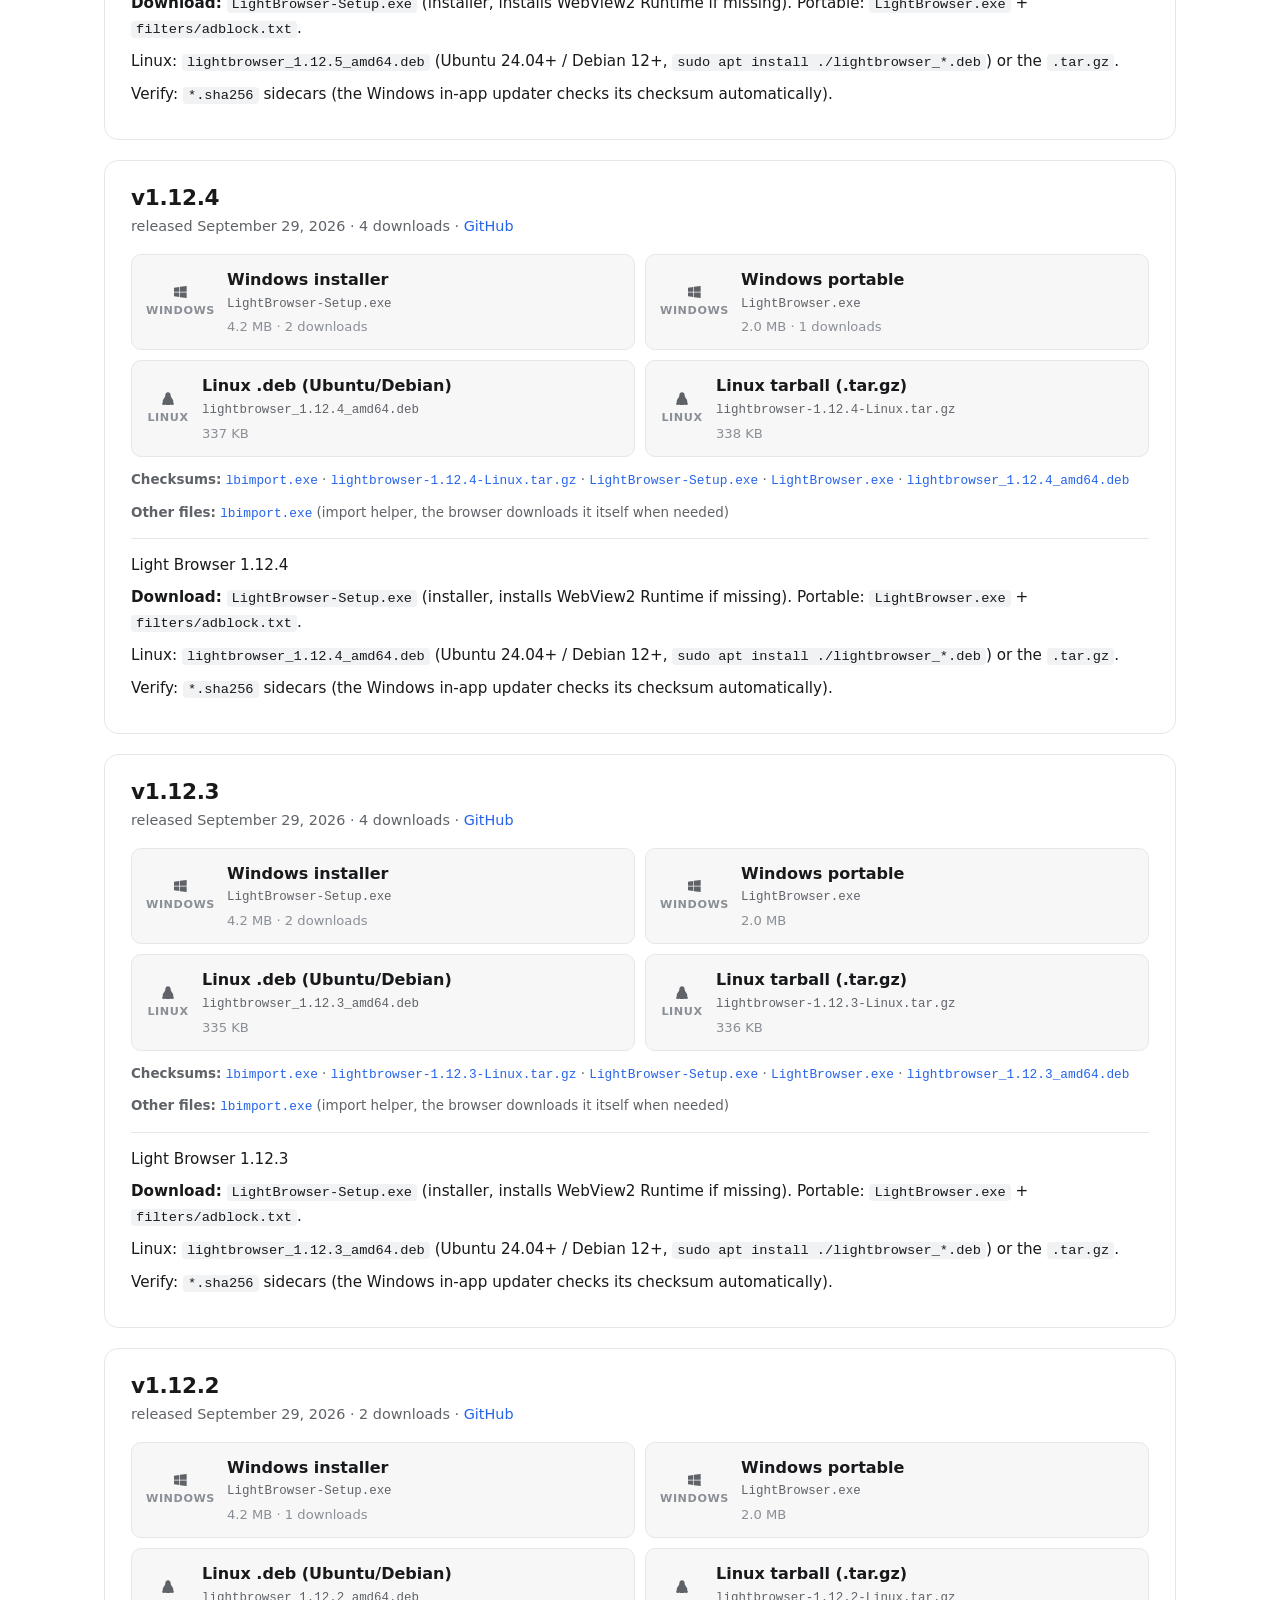
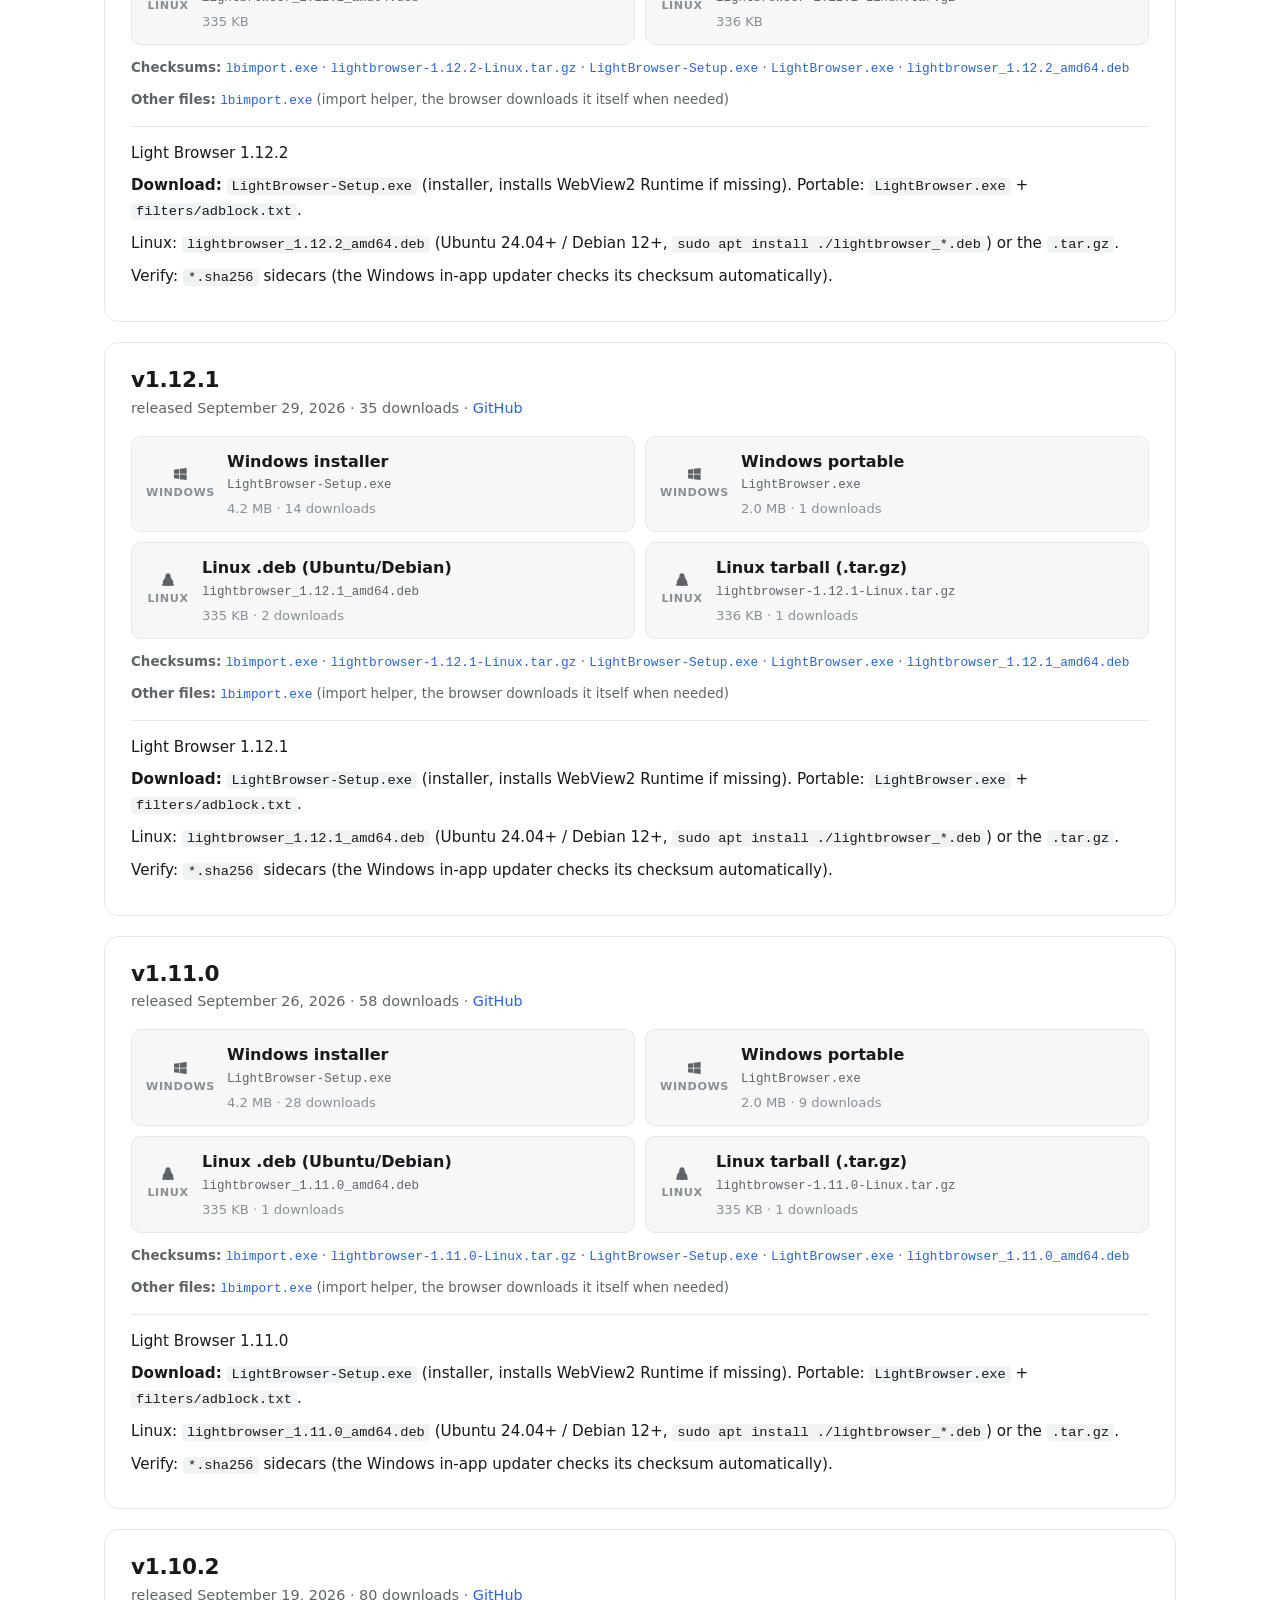
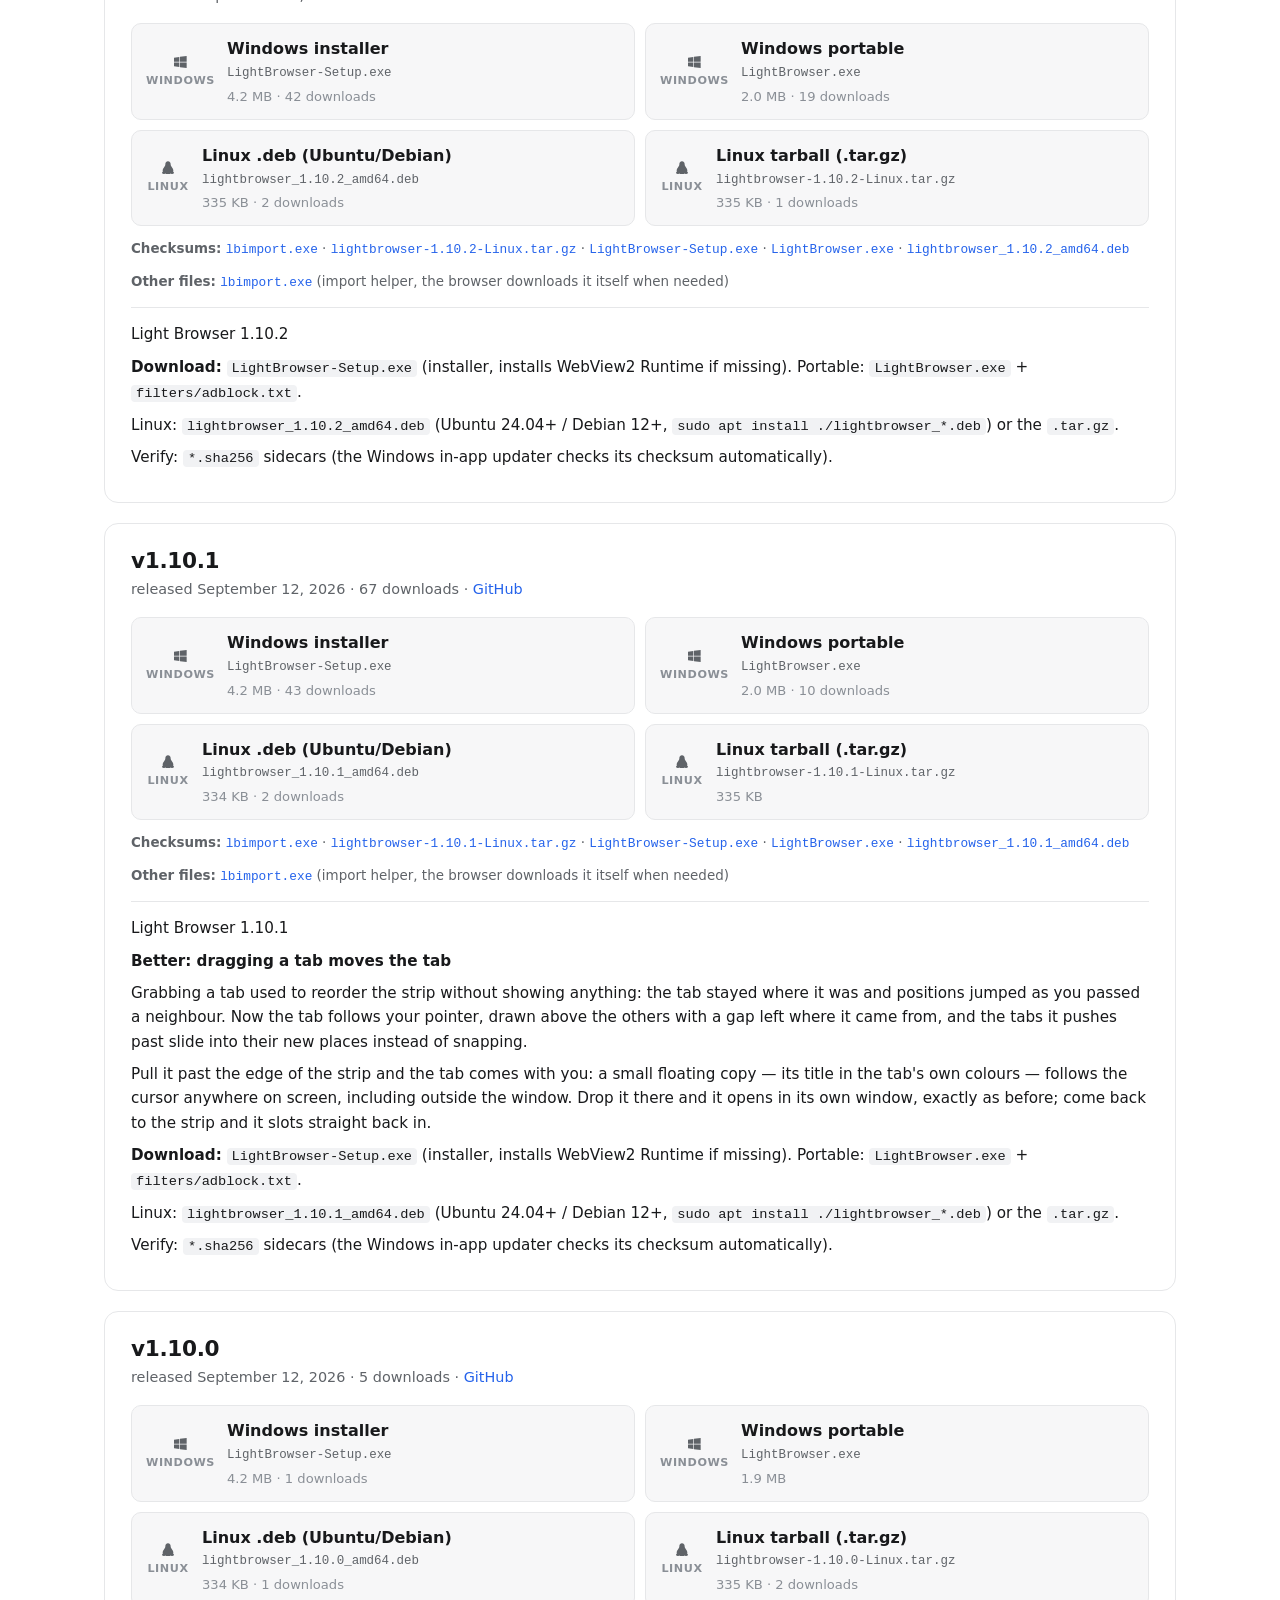
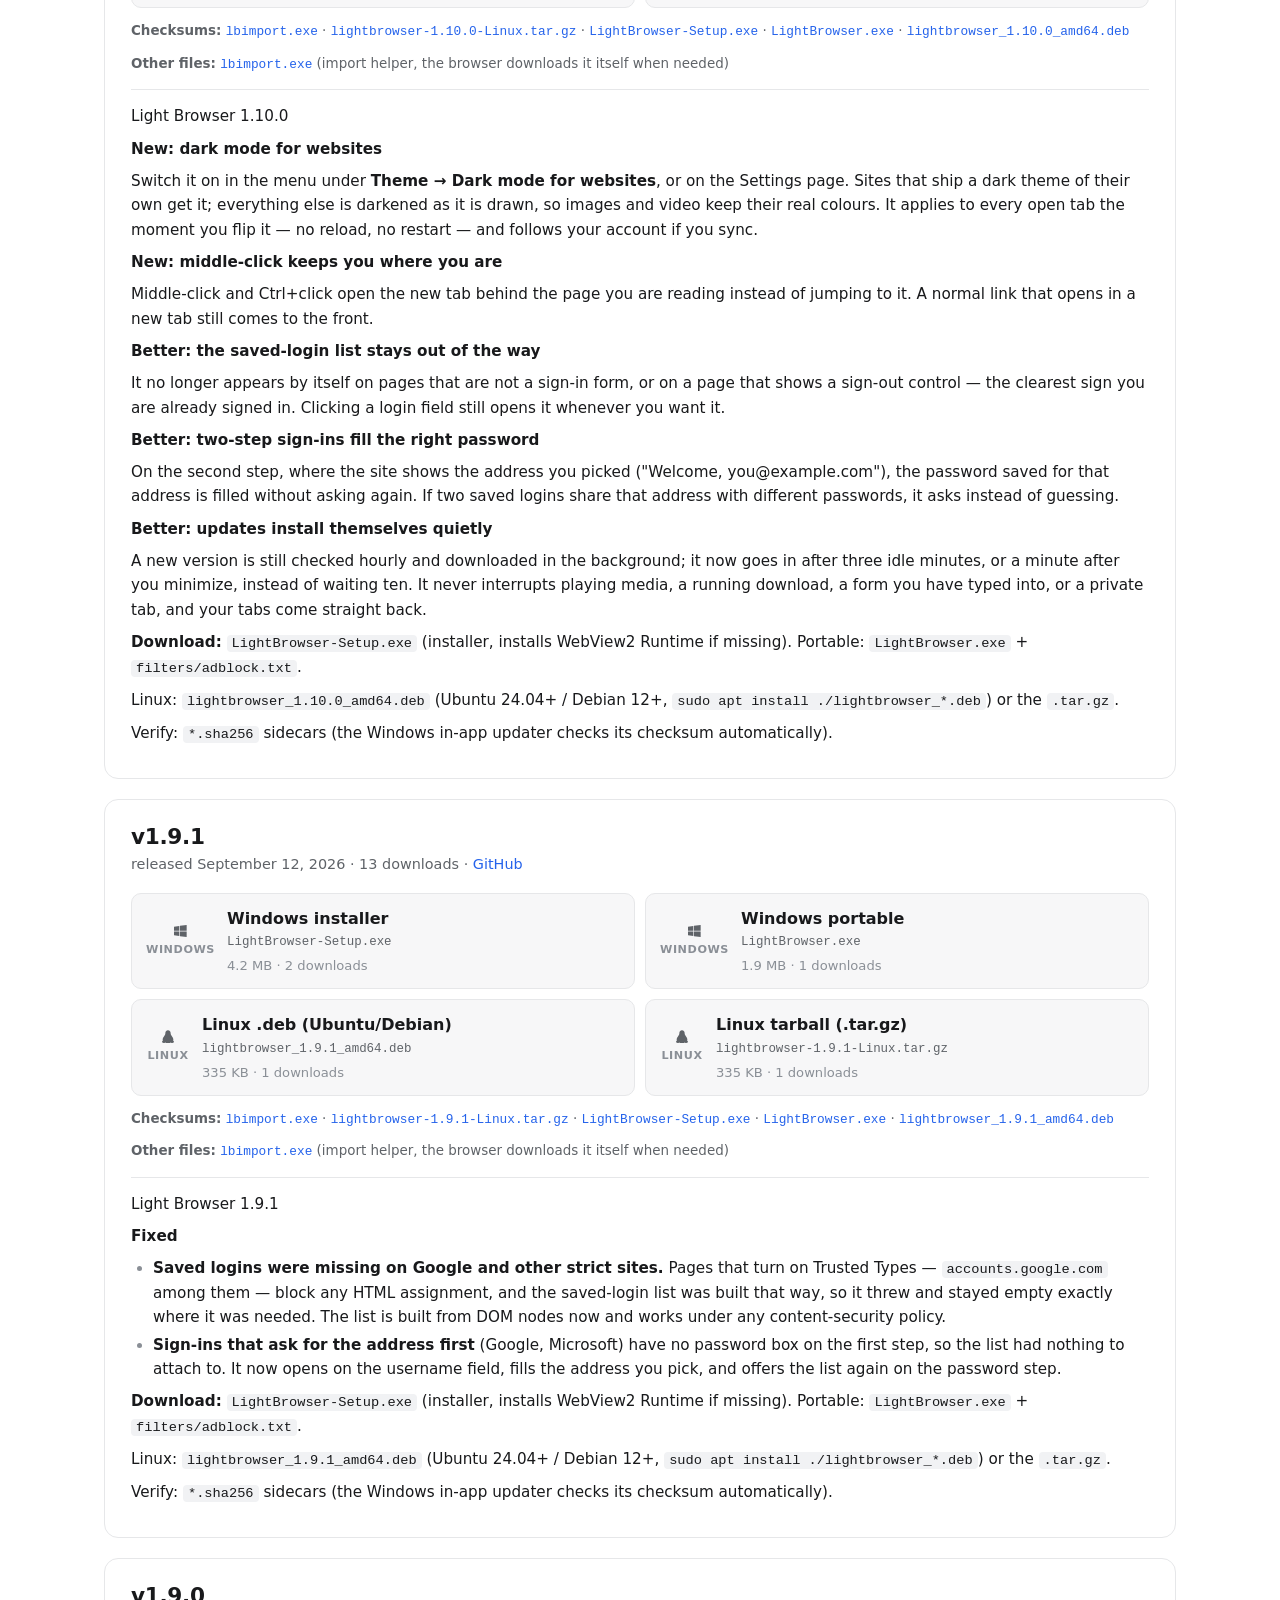
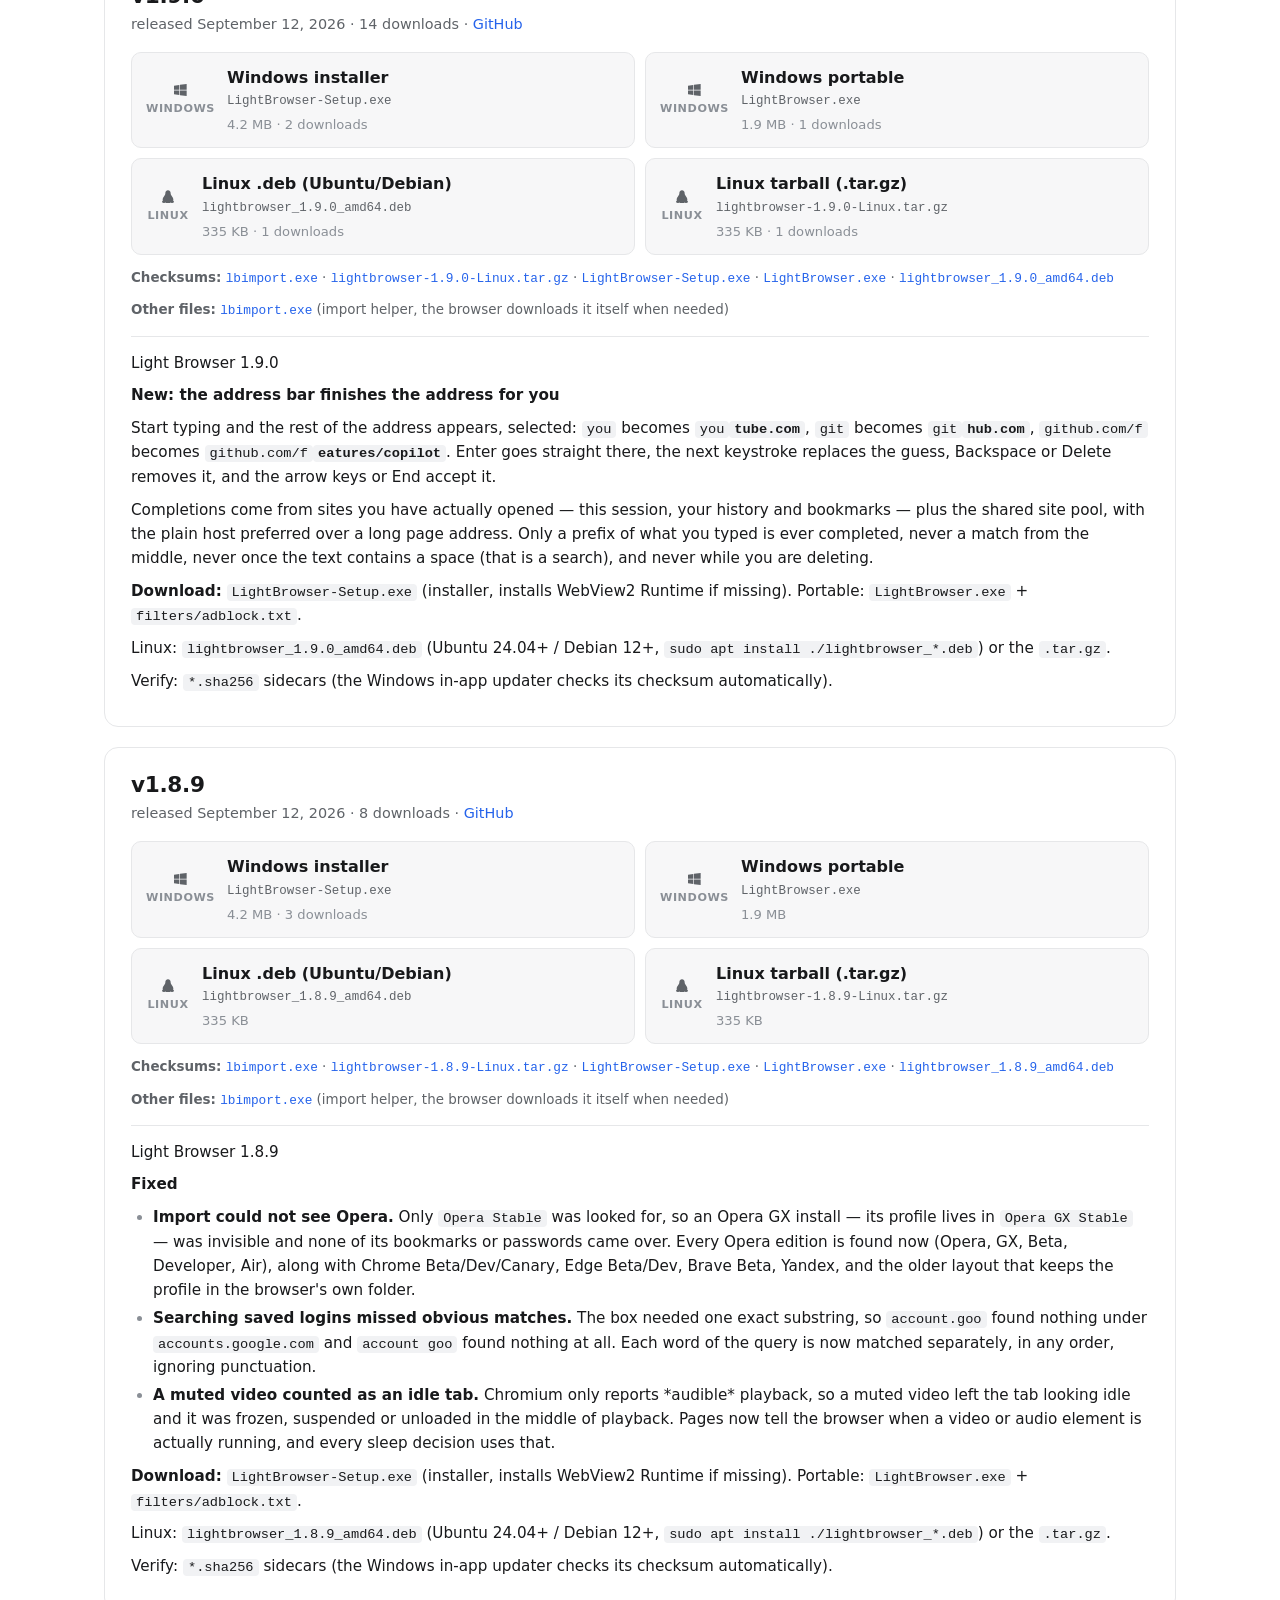
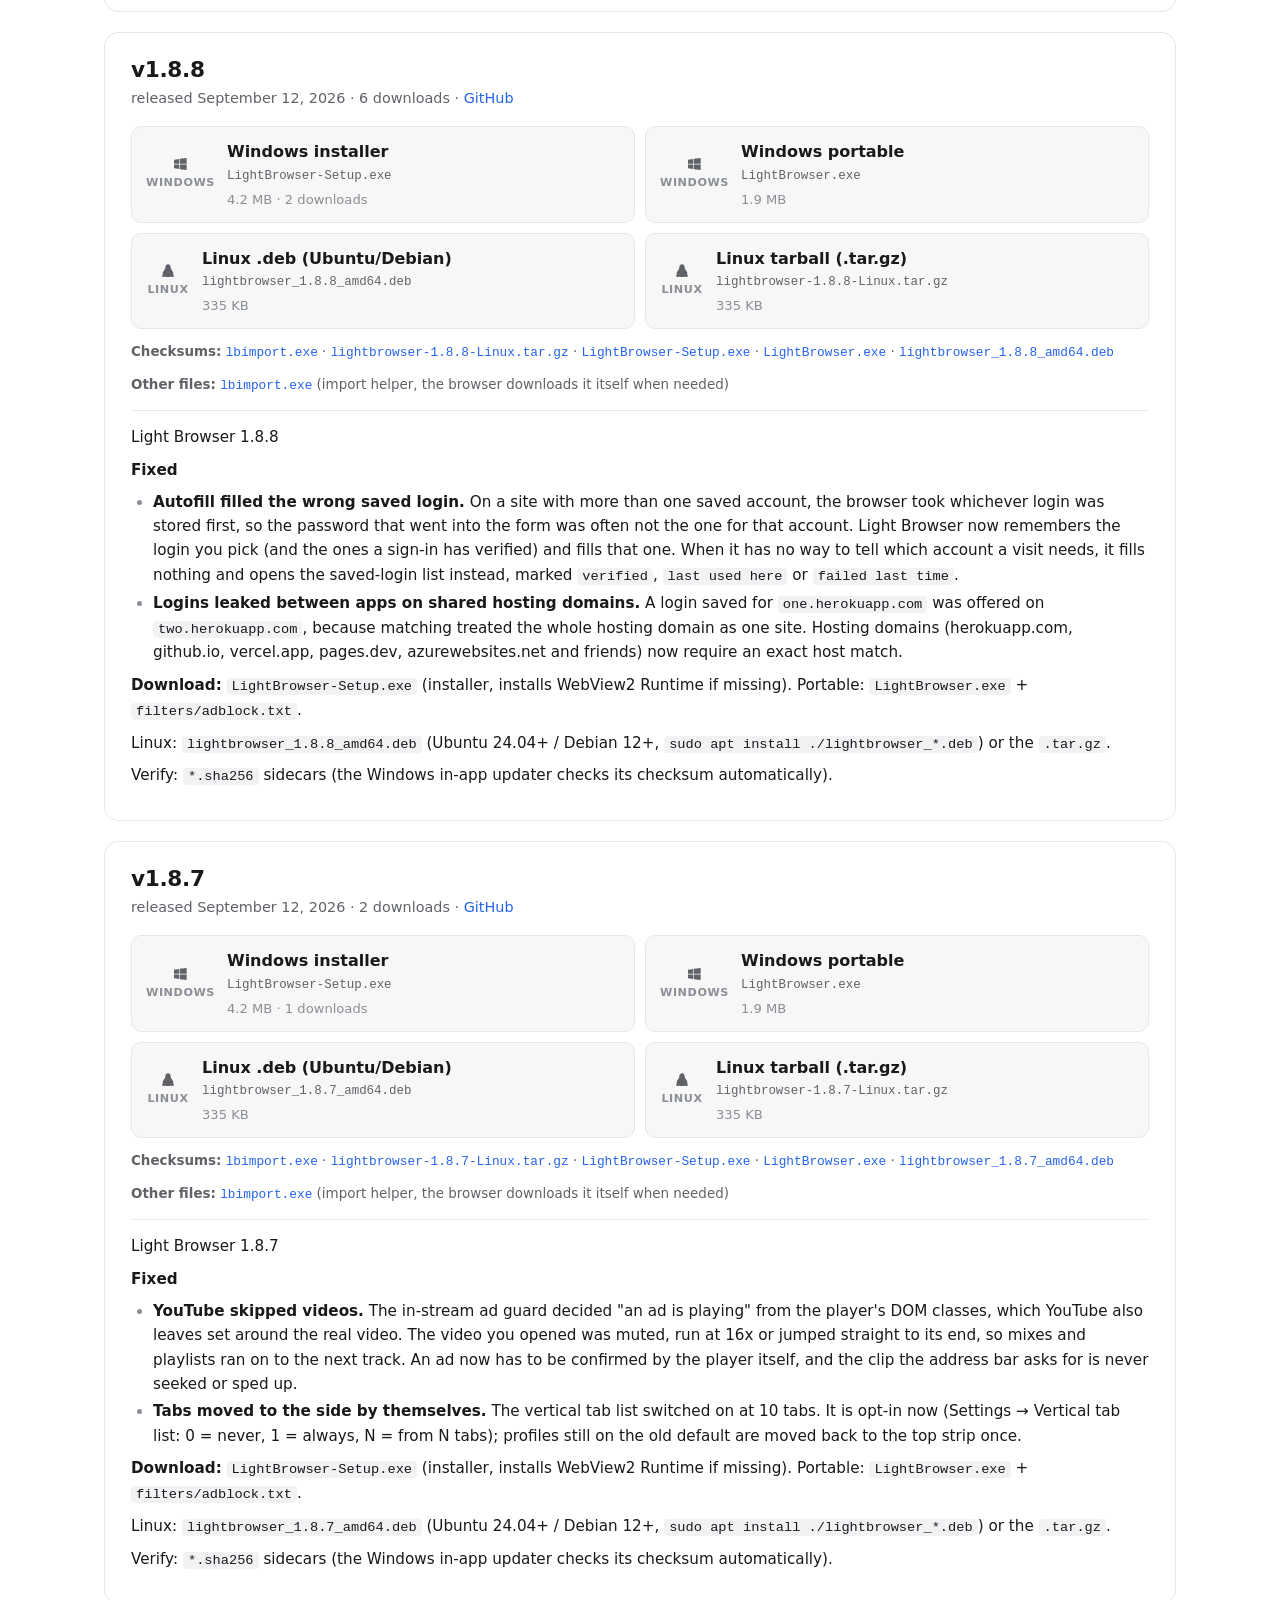
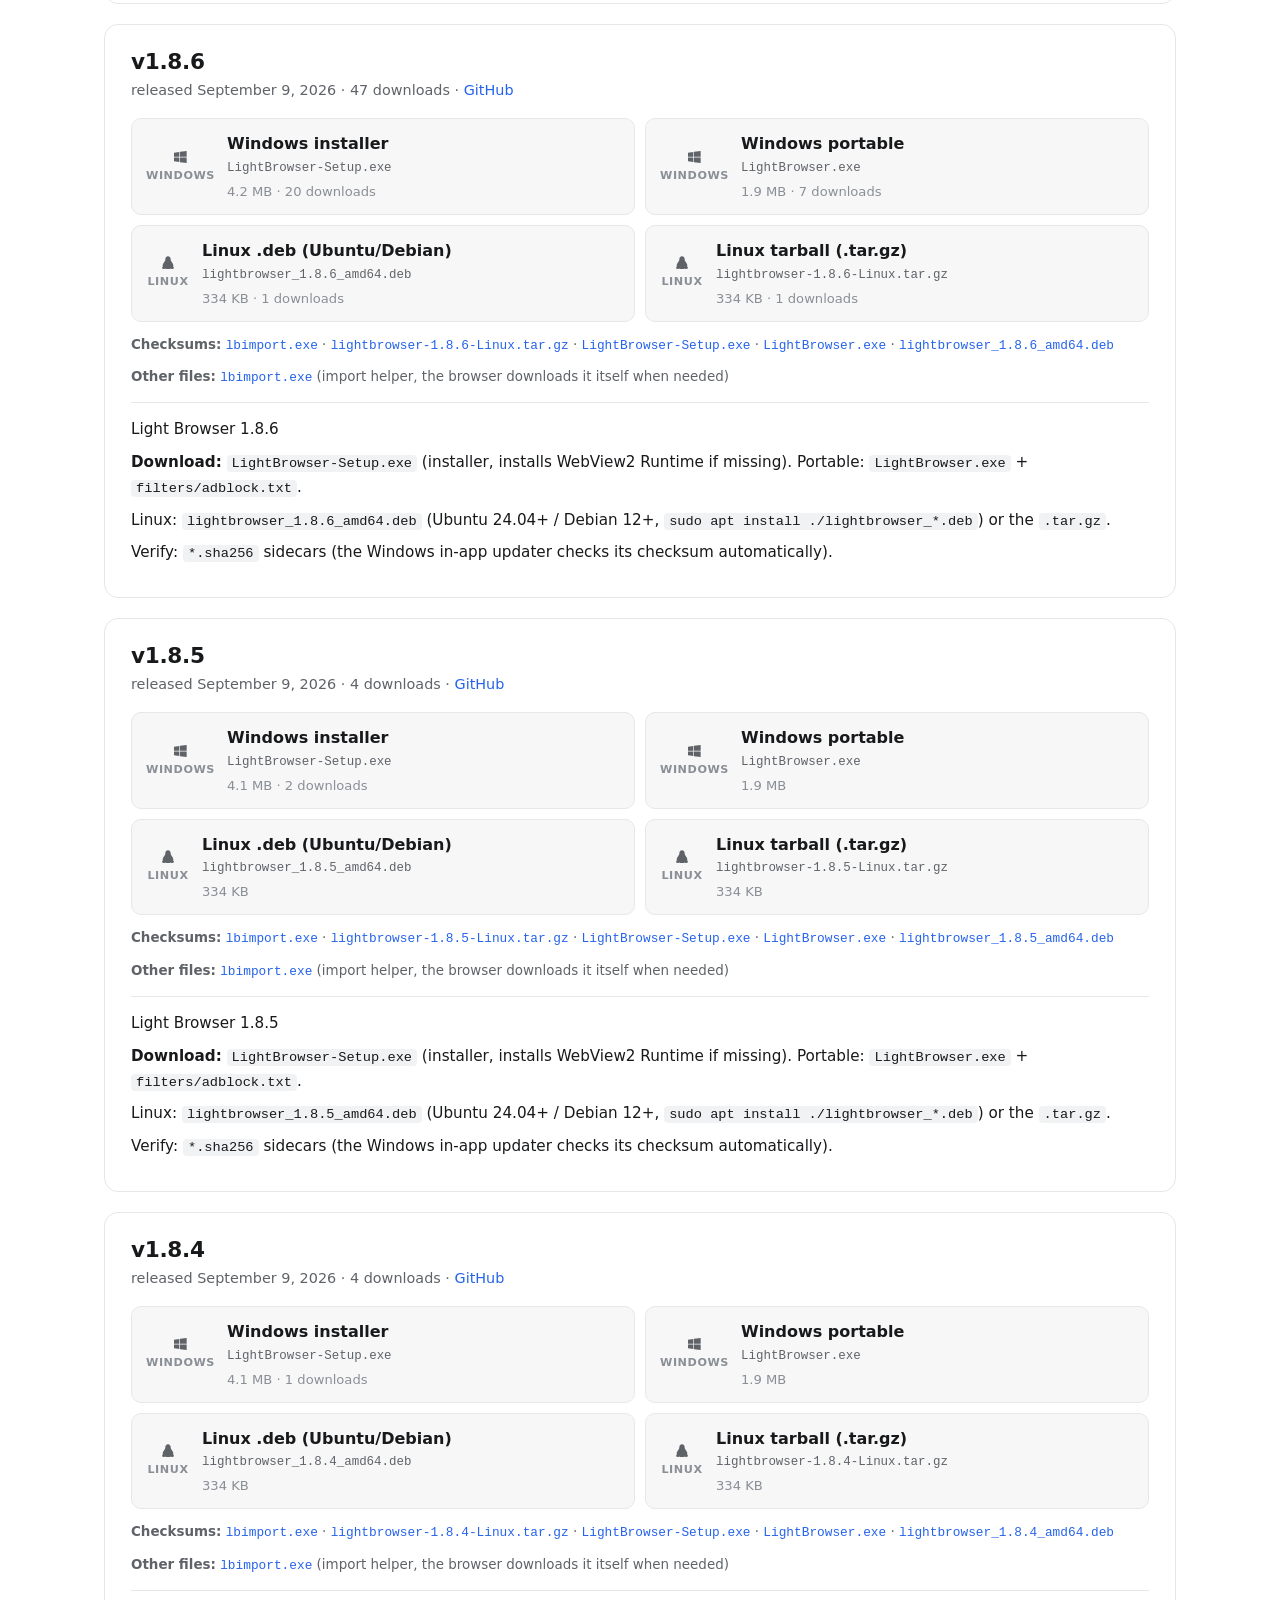
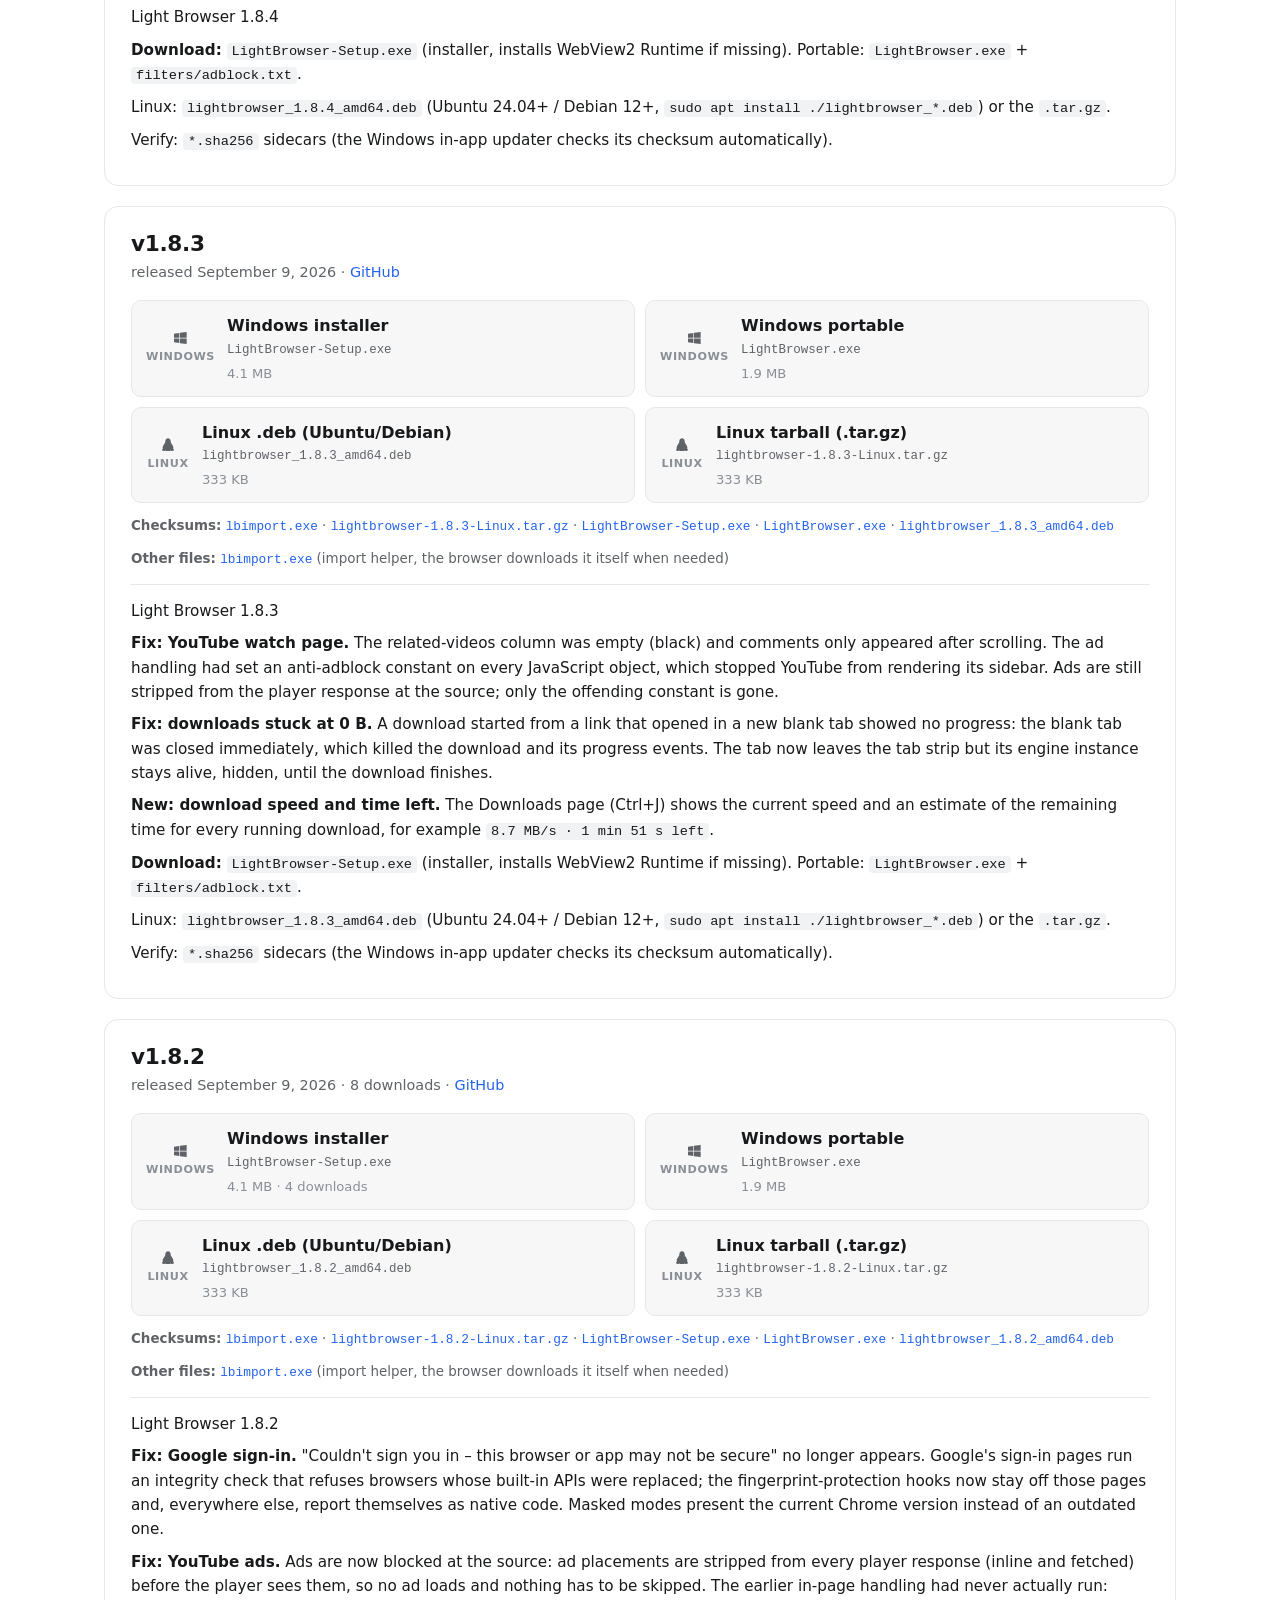
<file: releases/index.html>
<!doctype html>
<html lang="en">
<head>
  <meta charset="utf-8">
  <meta name="viewport" content="width=device-width, initial-scale=1">
  <title>Light Browser releases and updates — version history, changelog, downloads</title>
  <meta name="description" content="Every Light Browser release: version history, what changed, installer and portable downloads with SHA-256 checksums. The browser updates itself automatically; download any version here.">
  <meta name="keywords" content="light browser releases, light browser changelog, light browser update, light browser download, light browser version history">
  <meta name="author" content="404 Friends">
  <meta name="robots" content="index, follow, max-image-preview:large">
  <meta name="theme-color" content="#2563eb">
  <link rel="canonical" href="https://lightbrowser.net/releases/">
  <link rel="alternate" hreflang="en" href="https://lightbrowser.net/releases/">
  <link rel="alternate" hreflang="ka" href="https://lightbrowser.net/ka/releases/">
  <link rel="alternate" hreflang="x-default" href="https://lightbrowser.net/releases/">
  <meta property="og:type" content="website">
  <meta property="og:url" content="https://lightbrowser.net/releases/">
  <meta property="og:site_name" content="Light Browser">
  <meta property="og:locale" content="en_US">
  <meta property="og:locale:alternate" content="ka_GE">
  <meta property="og:title" content="Light Browser releases and updates">
  <meta property="og:description" content="Version history, changelog and downloads for every Light Browser release.">
  <meta property="og:image" content="https://lightbrowser.net/og-image.png">
  <meta property="og:image:width" content="1200">
  <meta property="og:image:height" content="630">
  <meta property="og:image:alt" content="Light Browser logo">
  <meta name="twitter:card" content="summary_large_image">
  <meta name="twitter:title" content="Light Browser releases and updates">
  <meta name="twitter:description" content="Version history, changelog and downloads for every Light Browser release.">
  <meta name="twitter:image" content="https://lightbrowser.net/og-image.png">
  <link rel="icon" href="/favicon.ico" sizes="any">
  <link rel="icon" href="/logo.svg" type="image/svg+xml">
  <link rel="apple-touch-icon" href="/logo.png">
  <link rel="stylesheet" href="/style.css?v=7">
  <script type="application/ld+json">
  {
    "@context": "https://schema.org",
    "@type": "WebPage",
    "@id": "https://lightbrowser.net/releases/",
    "url": "https://lightbrowser.net/releases/",
    "name": "Light Browser releases and updates",
    "inLanguage": "en",
    "isPartOf": { "@id": "https://lightbrowser.net/#site" },
    "about": { "@id": "https://lightbrowser.net/#app" },
    "breadcrumb": {
      "@type": "BreadcrumbList",
      "itemListElement": [
        { "@type": "ListItem", "position": 1, "name": "Light Browser", "item": "https://lightbrowser.net/" },
        { "@type": "ListItem", "position": 2, "name": "Releases", "item": "https://lightbrowser.net/releases/" }
      ]
    }
  }
  </script>
</head>
<body>
  <header class="top">
    <a class="brand" href="/"><img src="/logo.svg" alt="" width="28" height="28"> Light Browser</a>
    <nav>
      <a href="/#features">Features</a>
      <a href="/#security">Security</a>
      <a href="/releases/" aria-current="page">Releases</a>
      <a class="lang" href="/ka/releases/" lang="ka" hreflang="ka" title="ქართული">ქარ</a>
      <button id="theme-toggle" class="theme-btn" type="button" title="Switch theme" aria-label="Switch theme">
        <svg class="ico-sun" width="18" height="18" viewBox="0 0 24 24" fill="none" stroke="currentColor" stroke-width="2" stroke-linecap="round"><circle cx="12" cy="12" r="4.5"/><path d="M12 2v2M12 20v2M2 12h2M20 12h2M4.9 4.9l1.4 1.4M17.7 17.7l1.4 1.4M19.1 4.9l-1.4 1.4M6.3 17.7l-1.4 1.4"/></svg>
        <svg class="ico-moon" width="18" height="18" viewBox="0 0 24 24" fill="none" stroke="currentColor" stroke-width="2" stroke-linecap="round" stroke-linejoin="round"><path d="M21 12.8A9 9 0 1 1 11.2 3a7 7 0 0 0 9.8 9.8Z"/></svg>
      </button>
    </nav>
  </header>

  <main class="page">
    <section class="page-head">
      <h1>Releases and updates</h1>
      <p class="lead">Light Browser checks for updates on startup and installs them silently after a SHA-256 check.
        This page lists every version with its notes and downloads.</p>
      <div class="cta">
        <a id="download" class="btn primary" href="https://github.com/ddatunashvili/light_browser/releases/latest/download/LightBrowser-Setup.exe">
          <svg width="18" height="18" viewBox="0 0 24 24" fill="none" stroke="currentColor" stroke-width="2.2" stroke-linecap="round" stroke-linejoin="round"><path d="M12 3v12"/><path d="m7 10 5 5 5-5"/><path d="M4 19h16"/></svg>
          Download latest
        </a>
        <a id="portable" class="btn ghost" href="https://github.com/ddatunashvili/light_browser/releases/latest/download/LightBrowser.exe">Portable .exe</a>
        <a id="deb" class="btn ghost" href="https://github.com/ddatunashvili/light_browser/releases/latest">Linux .deb</a>
        <a id="tgz" class="btn ghost" href="https://github.com/ddatunashvili/light_browser/releases/latest">Linux tarball</a>
      </div>
      <p class="meta"><span id="version" class="badge">latest</span> <span id="details">Windows 64-bit</span> <span id="linux-details">Linux amd64</span></p>
    </section>

    <section class="howto">
      <h2>How updating works</h2>
      <ul>
        <li><b>Automatic.</b> On startup (at most every 6 hours) the browser reads the latest release from GitHub. If it's newer, the installer downloads, its checksum is verified, and it installs and relaunches.</li>
        <li><b>Manual.</b> Open the <code>⋮</code> menu → <b>About</b> → <b>Check for updates</b>, or download any version below and run it over the existing install.</li>
        <li><b>Ad filters</b> update separately, once a day, without a new browser version. <code>⋮</code> → <b>Update ad filters now</b> forces a refresh.</li>
        <li><b>Portable</b> builds do not self-update; download the new <code>LightBrowser.exe</code> and replace the old one.</li>
        <li><b>Linux.</b> Each release ships a <code>.deb</code> (Ubuntu 24.04+ / Debian 12+) and a tarball. The app shows a notice when a newer version exists; install the new <code>.deb</code> with <code>sudo apt install ./lightbrowser_*.deb</code>.</li>
      </ul>
    </section>

    <section id="releases" class="releases" aria-live="polite">
      <p class="muted">Loading releases from GitHub…</p>
      <noscript><p>JavaScript is off. See the releases on <a href="https://github.com/ddatunashvili/light_browser/releases">GitHub</a>.</p></noscript>
    </section>
  </main>

  <footer>
    <a class="madeby" href="https://404friends.ge" target="_blank" rel="noopener">
      <img src="/404friends.png" alt="404 Friends" width="34" height="34">
      <span>Made by <b>404 Friends</b><small>404friends.ge</small></span>
    </a>
    <p>Light Browser · MIT License · <a href="https://github.com/ddatunashvili/light_browser" target="_blank" rel="noopener">GitHub</a> · <a href="/">Home</a> · <a href="/ka/releases/" lang="ka">ქართული</a></p>
  </footer>

  <script src="/app.js?v=7"></script>
  <script src="/releases.js?v=7"></script>
</body>
</html>
</file>
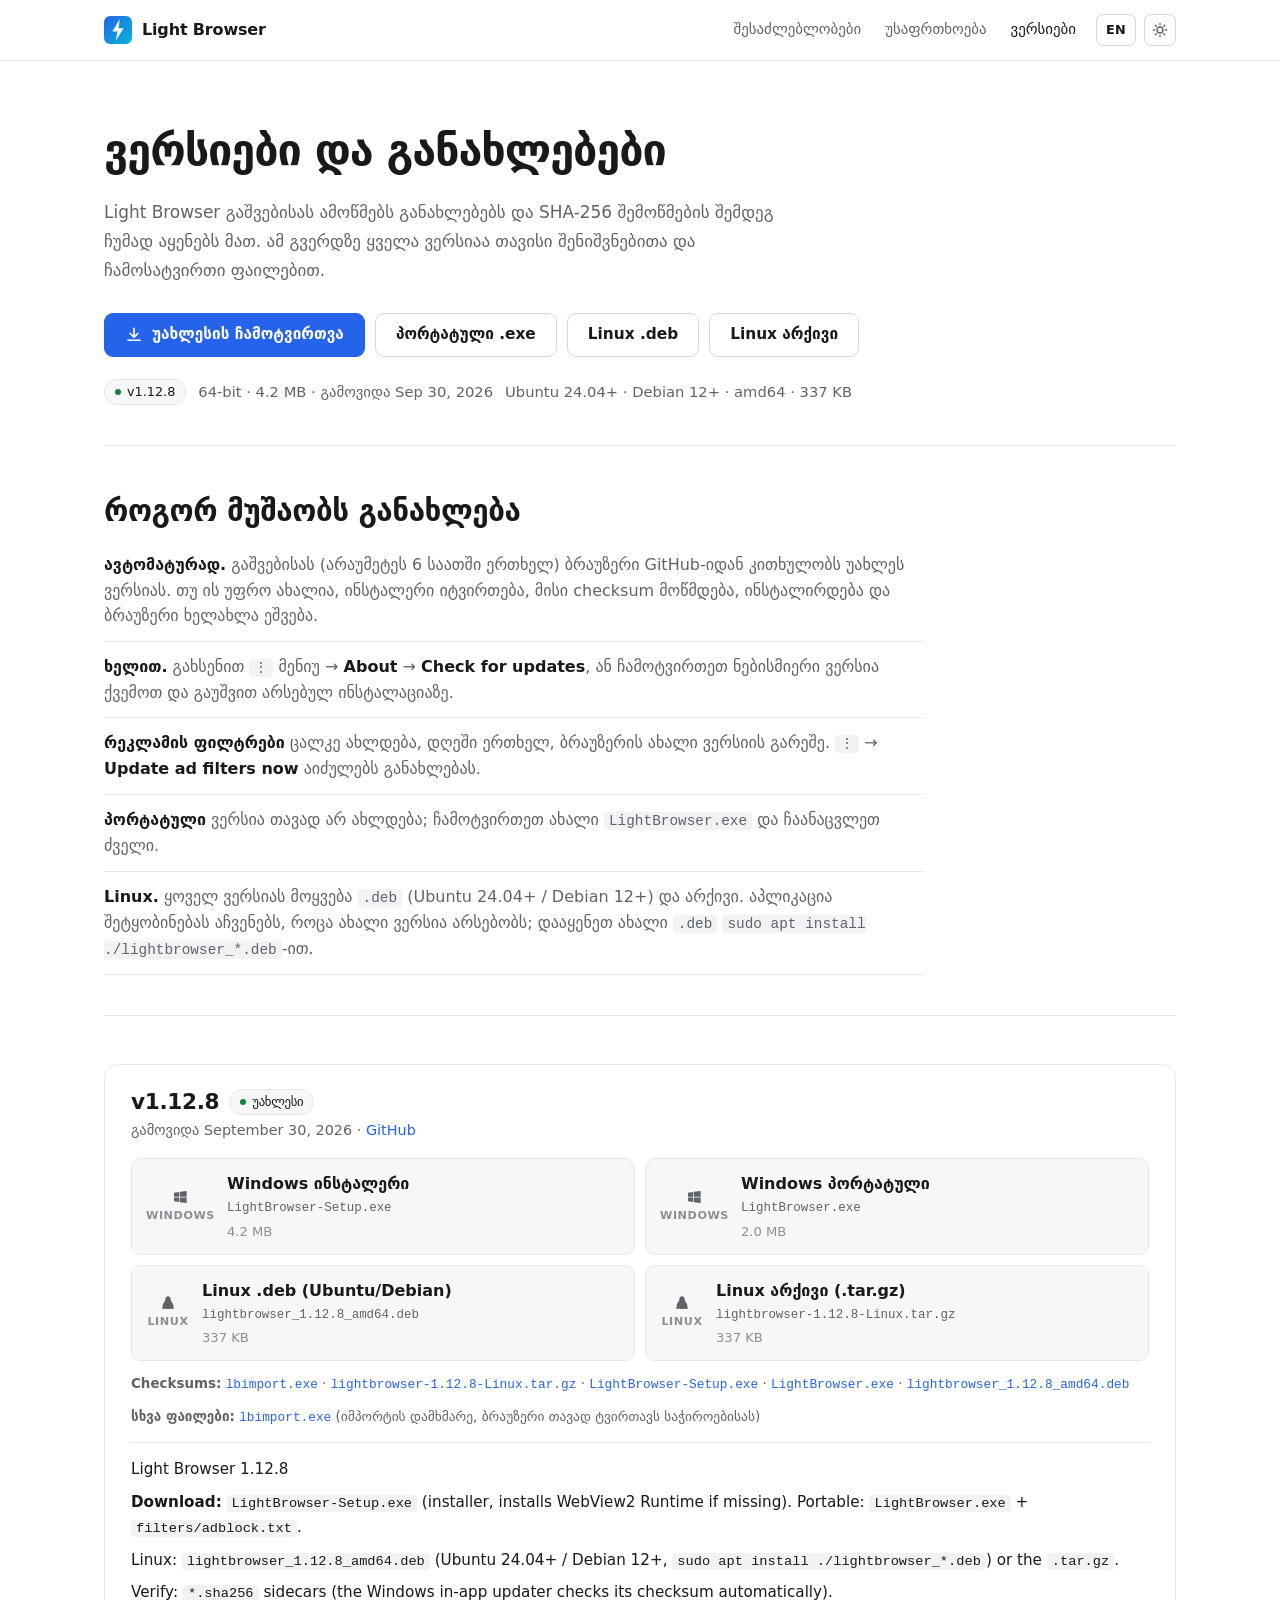
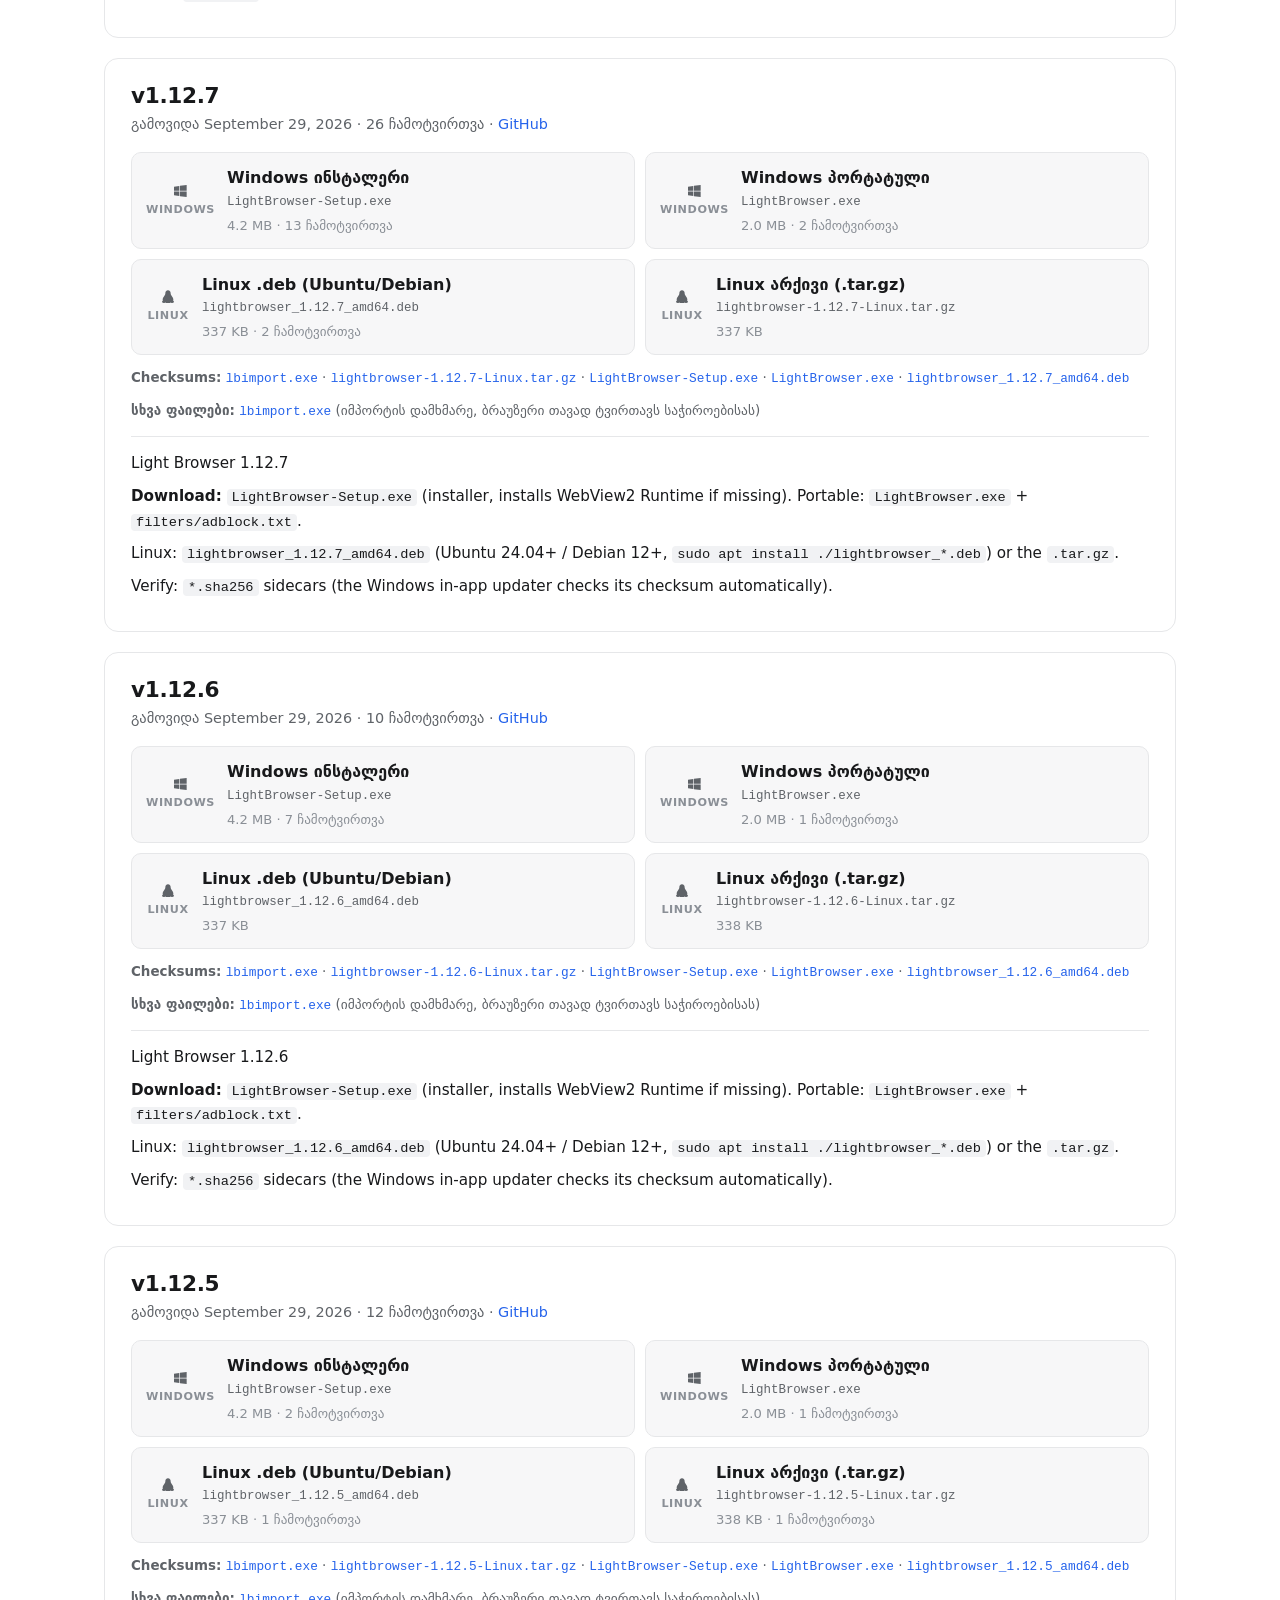
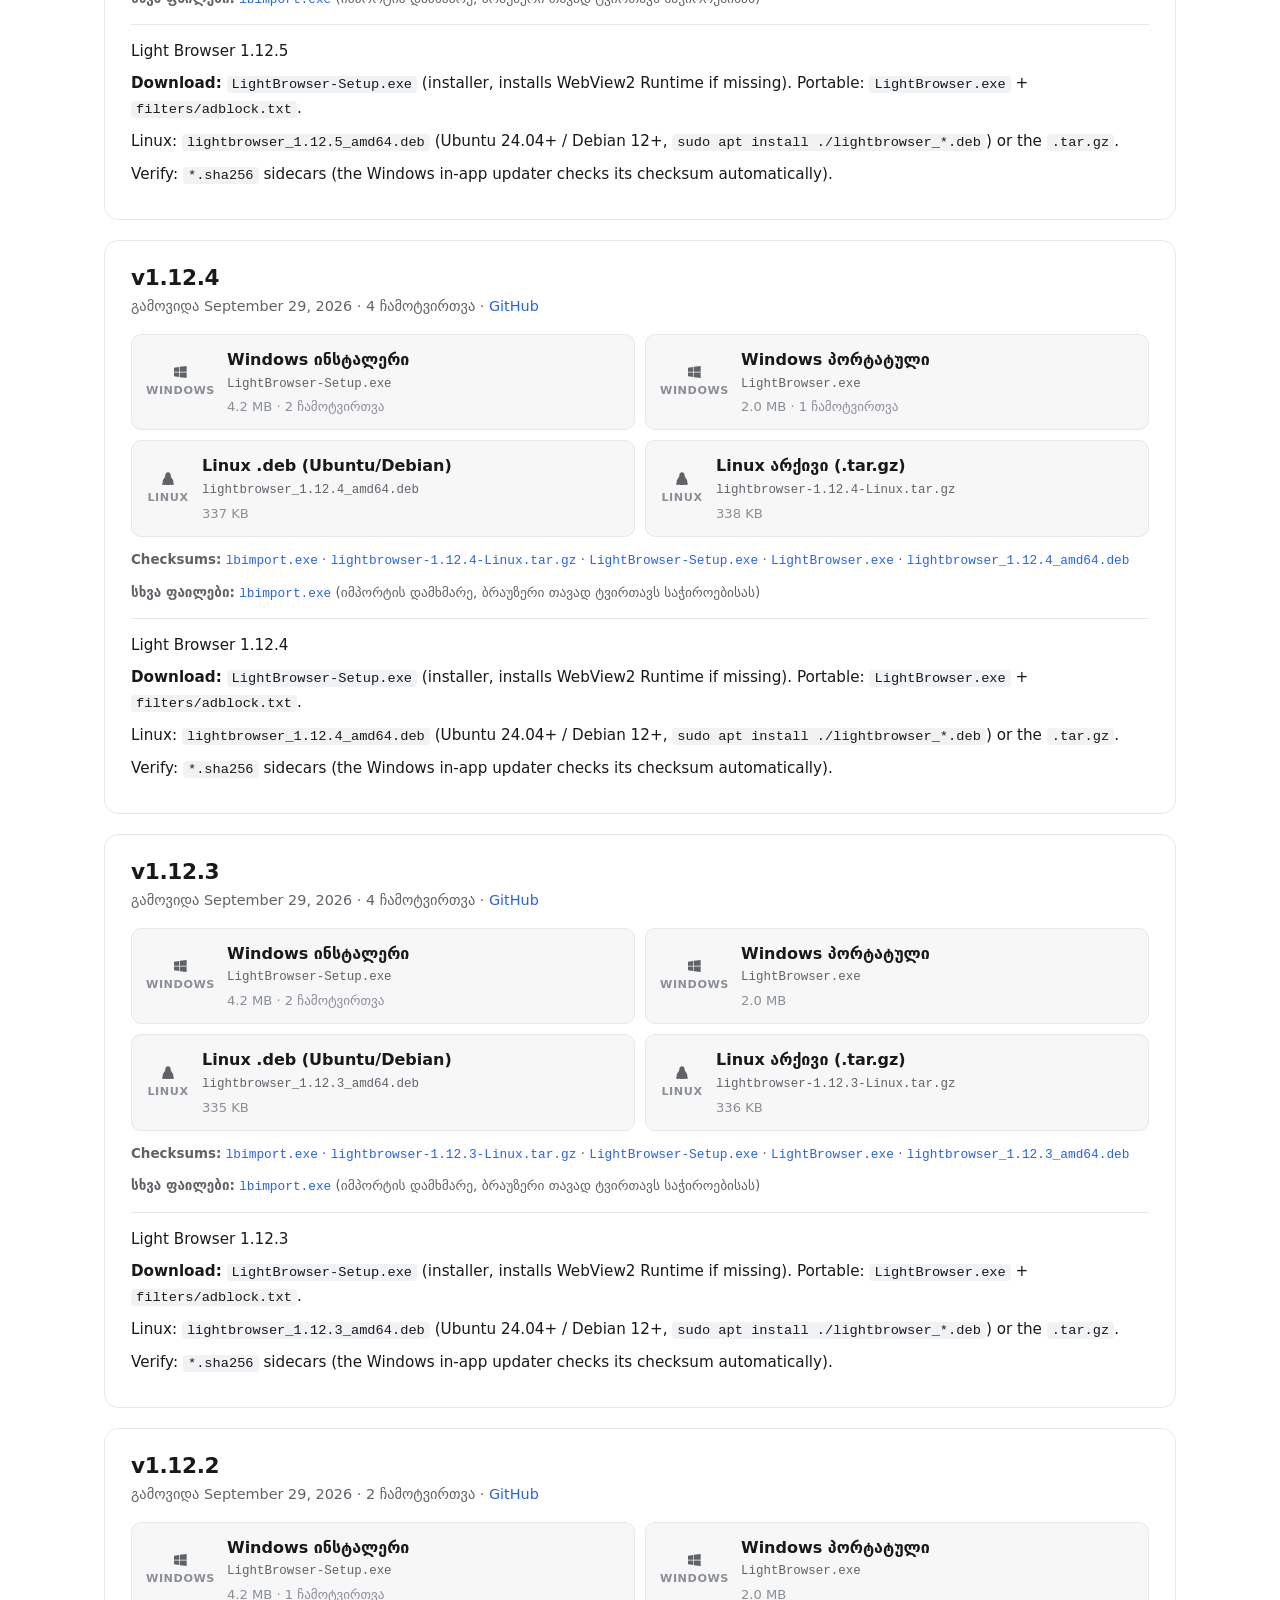
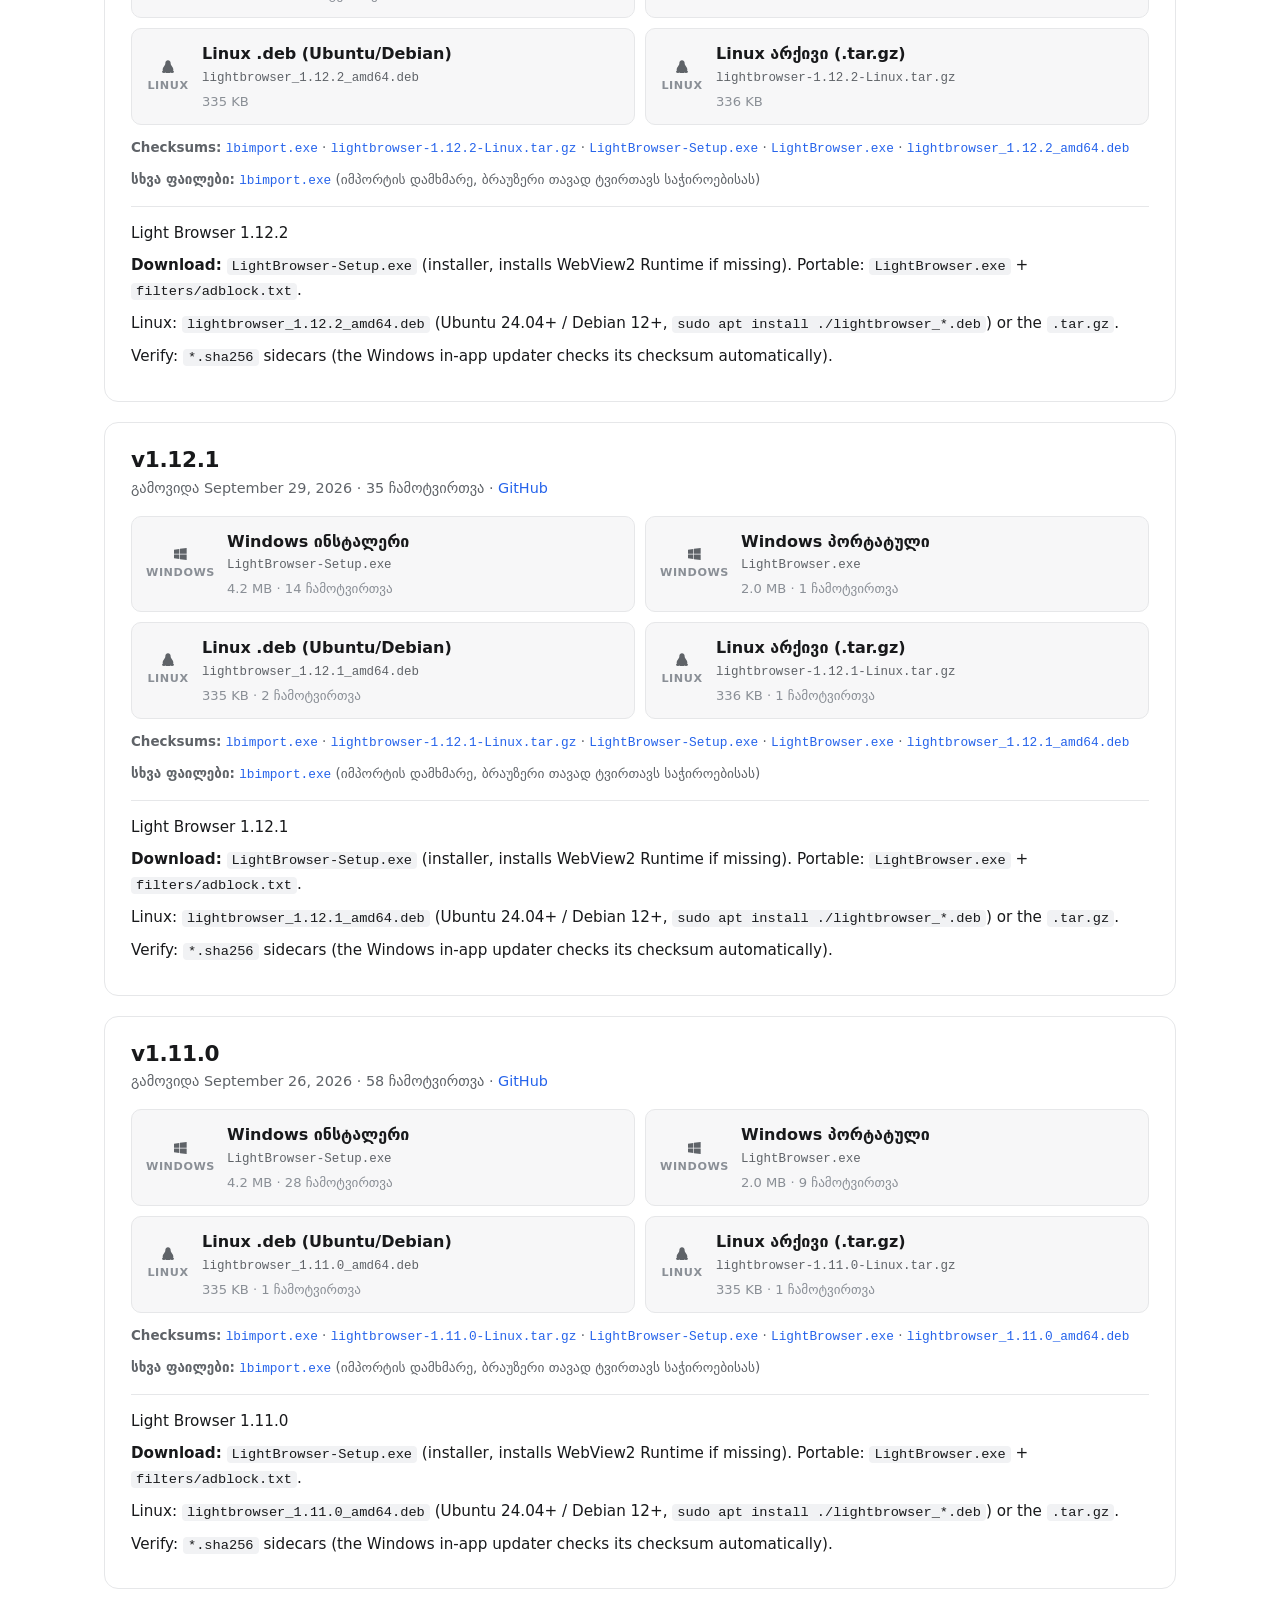
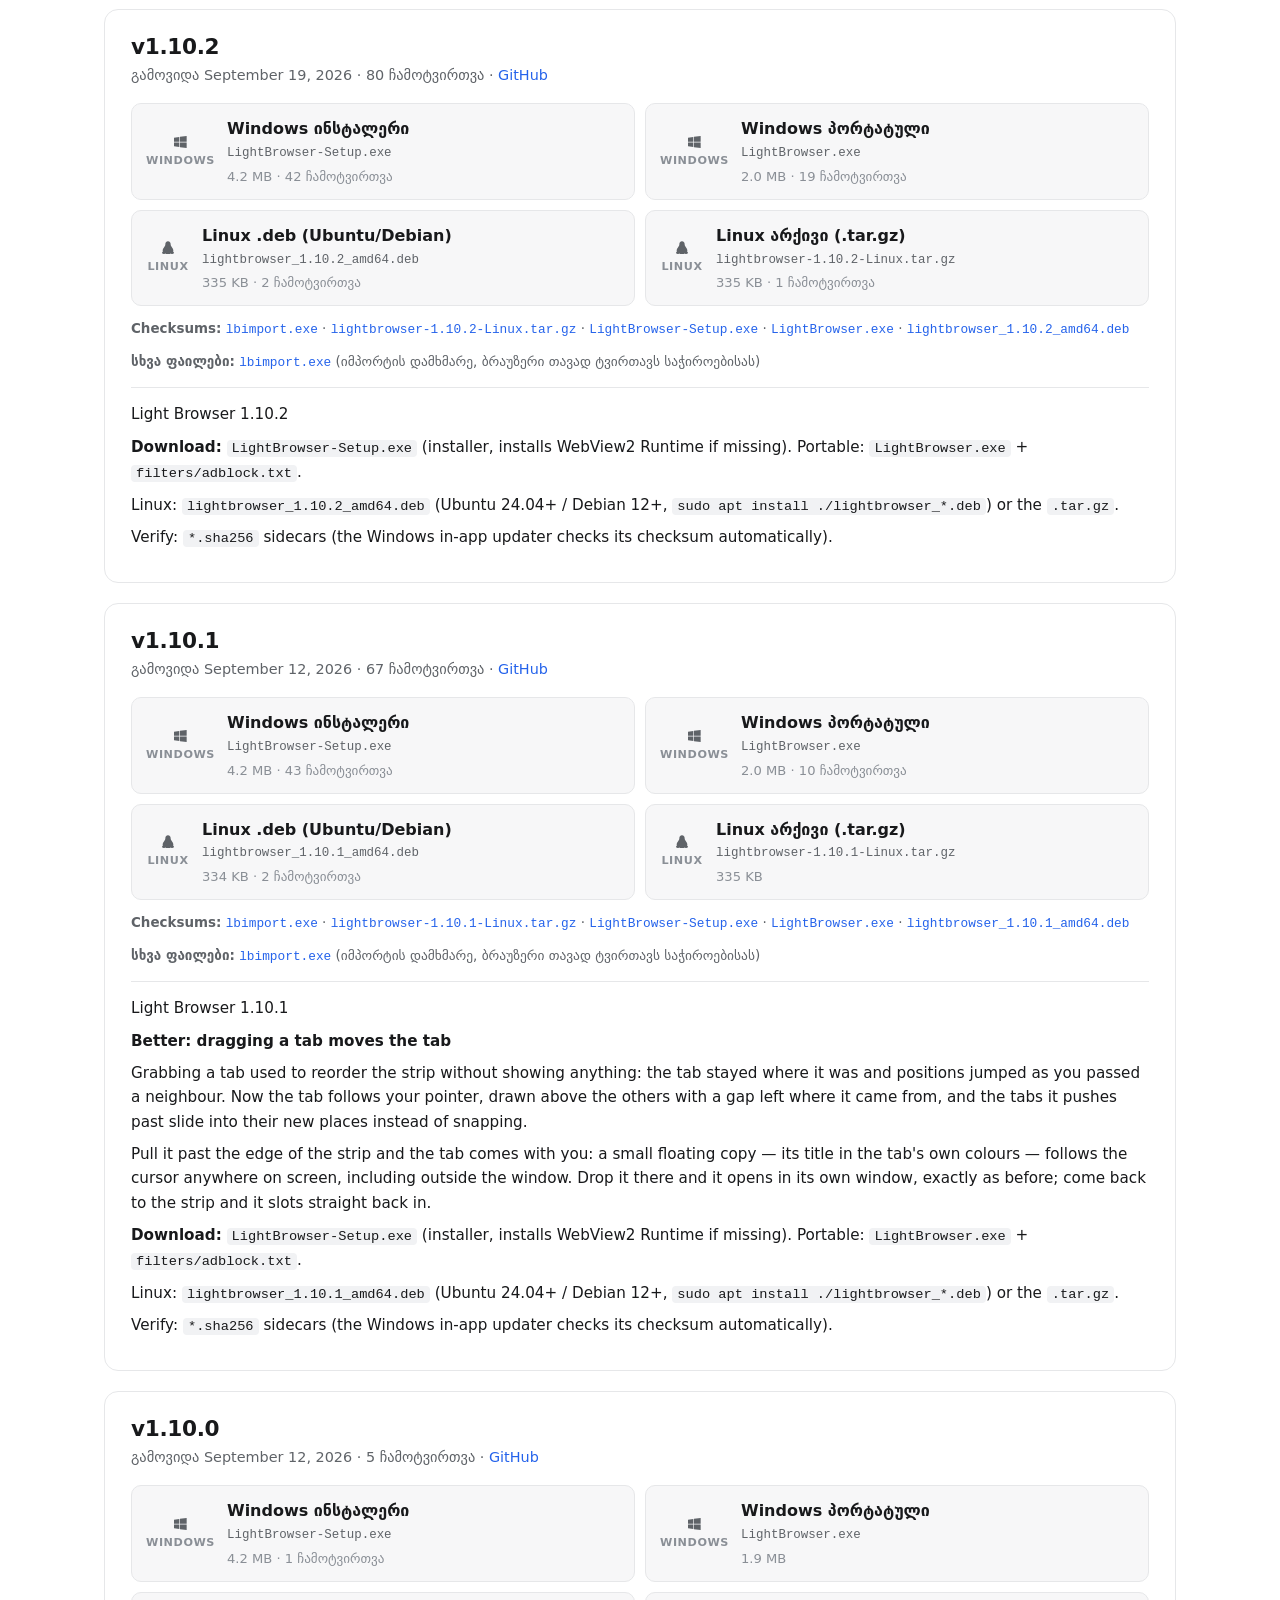
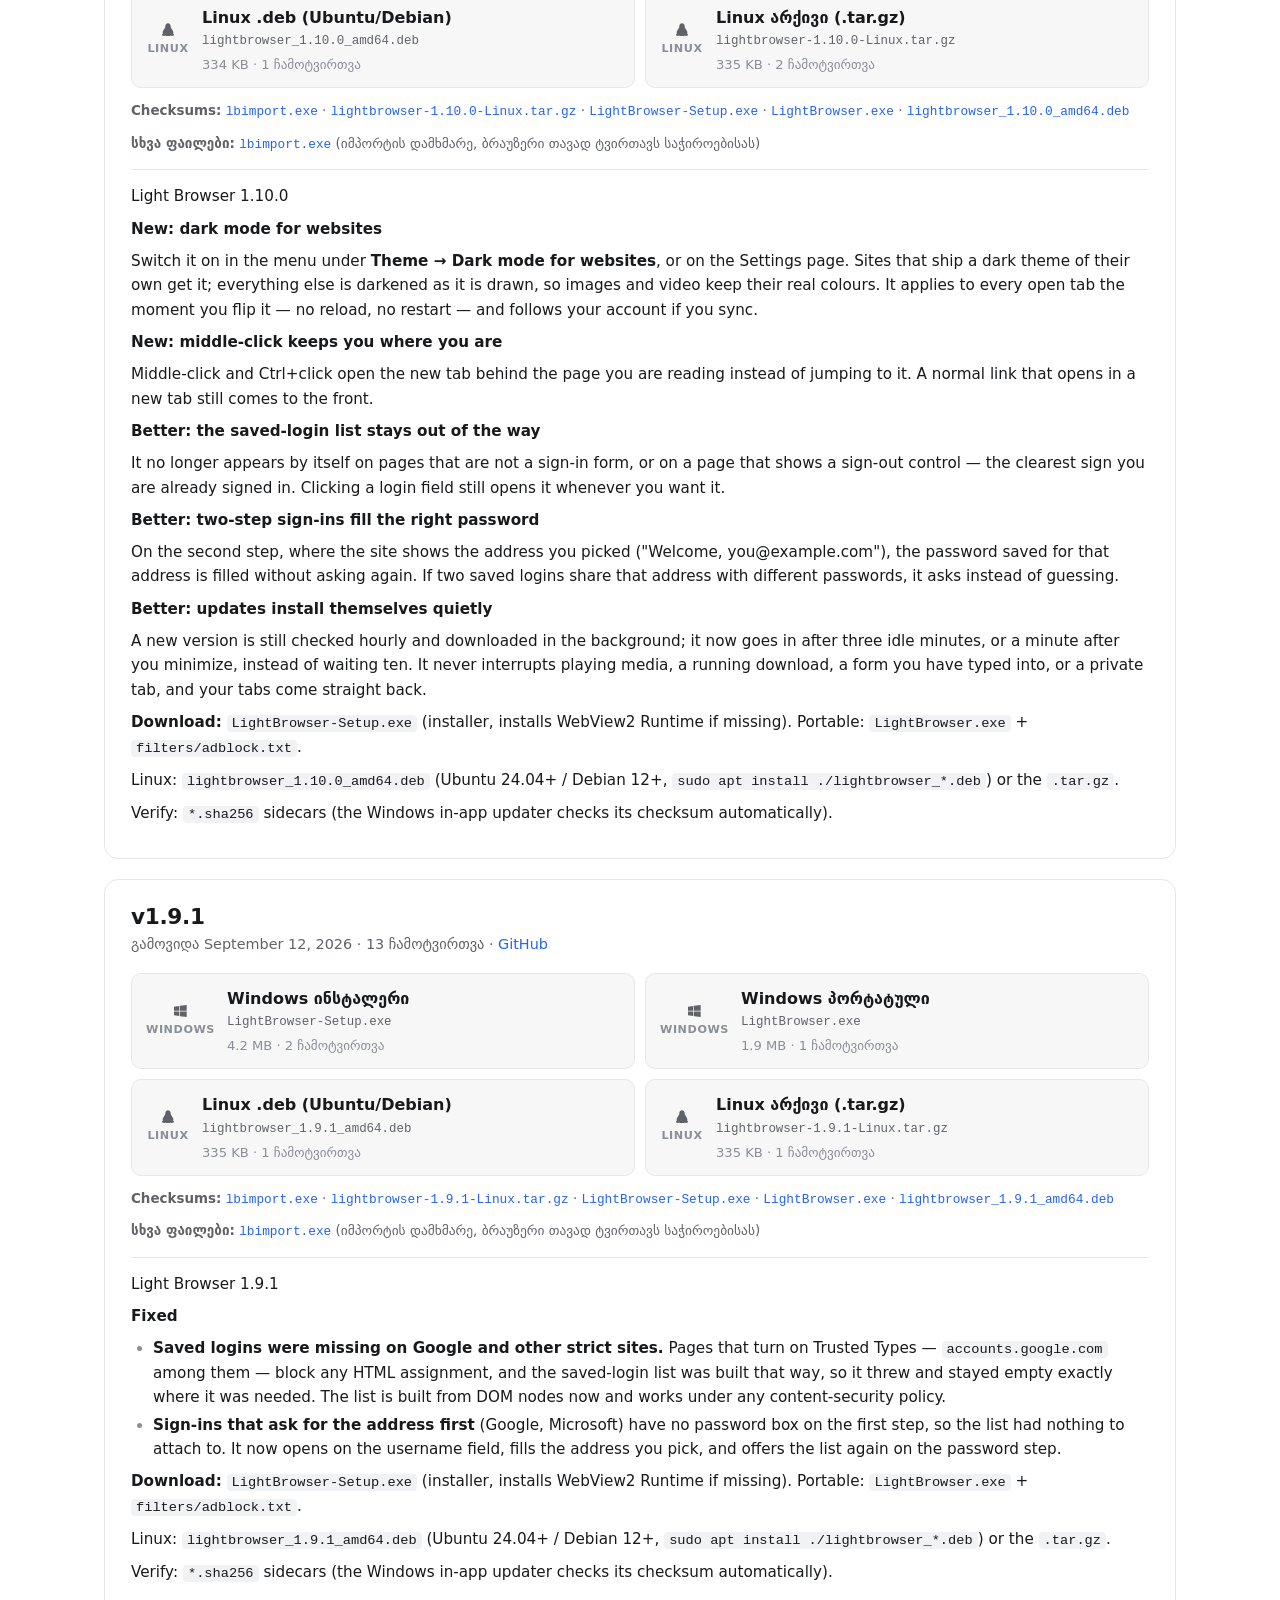
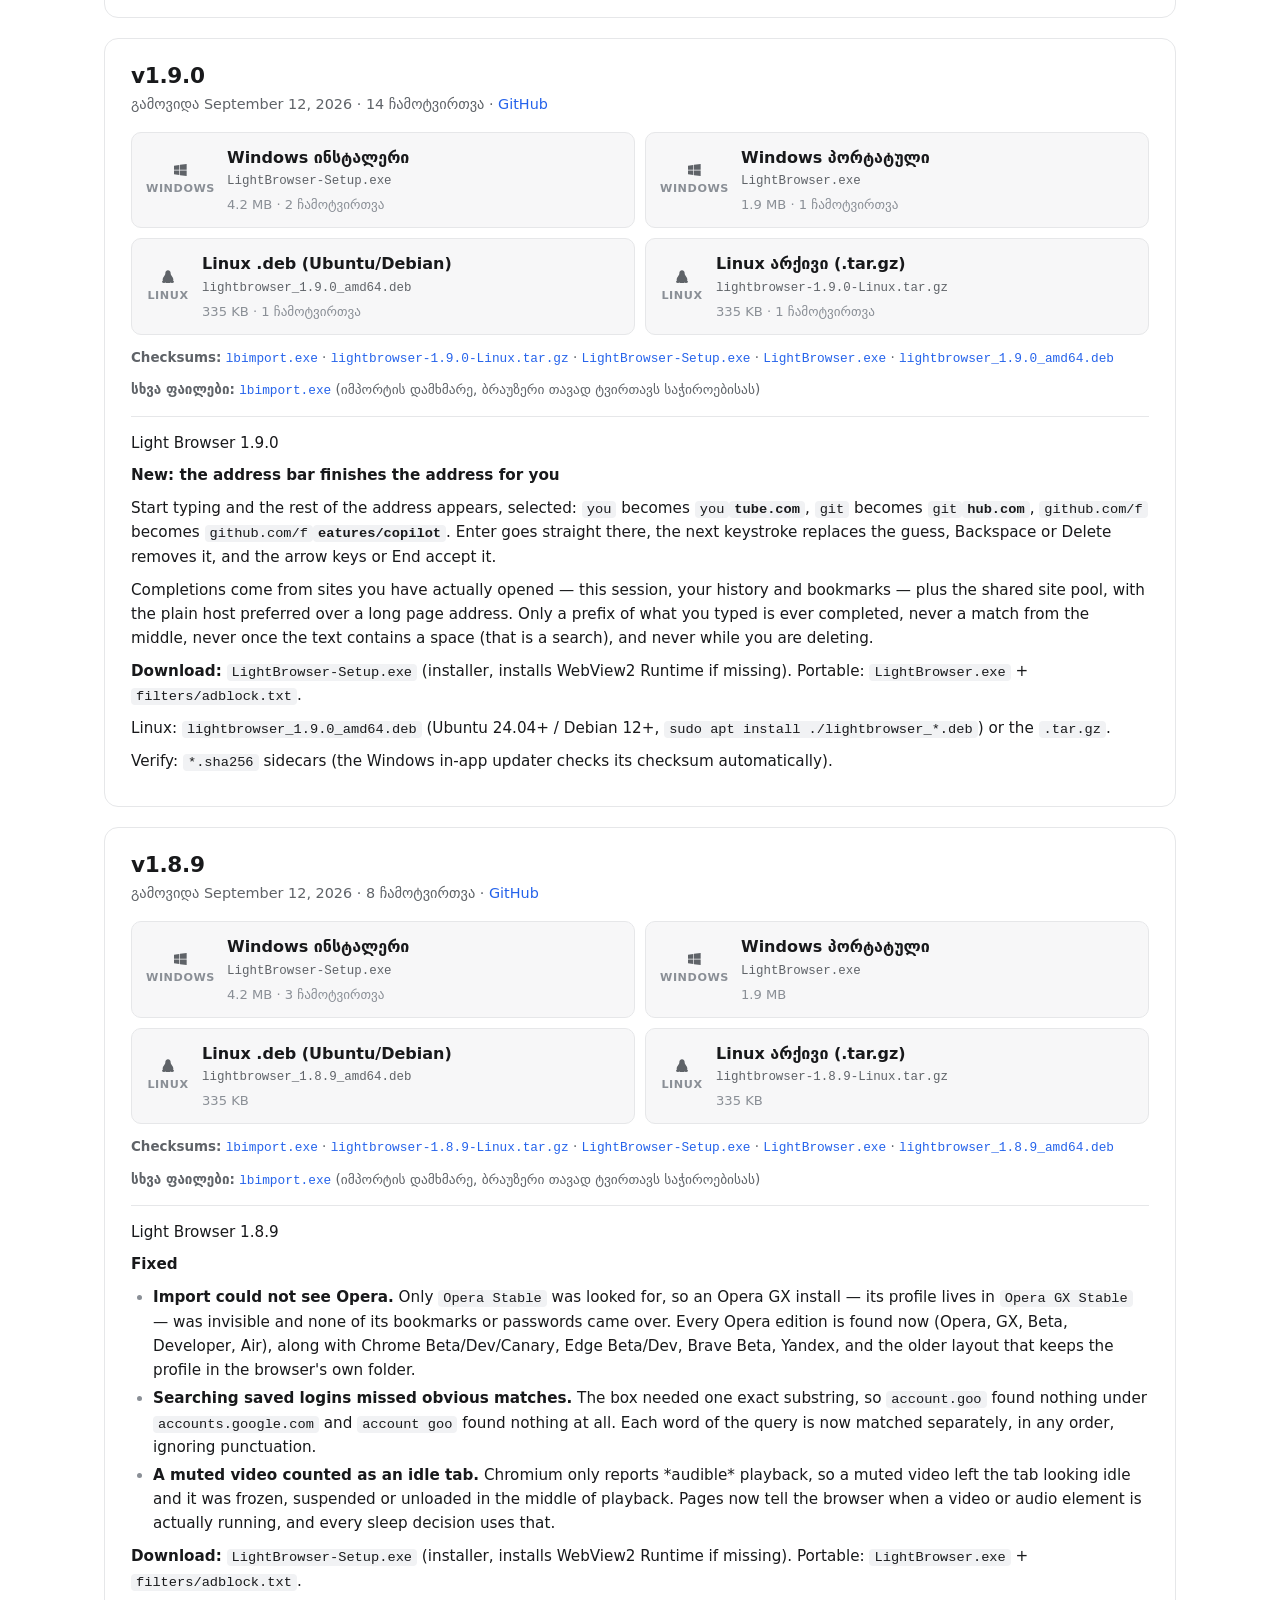
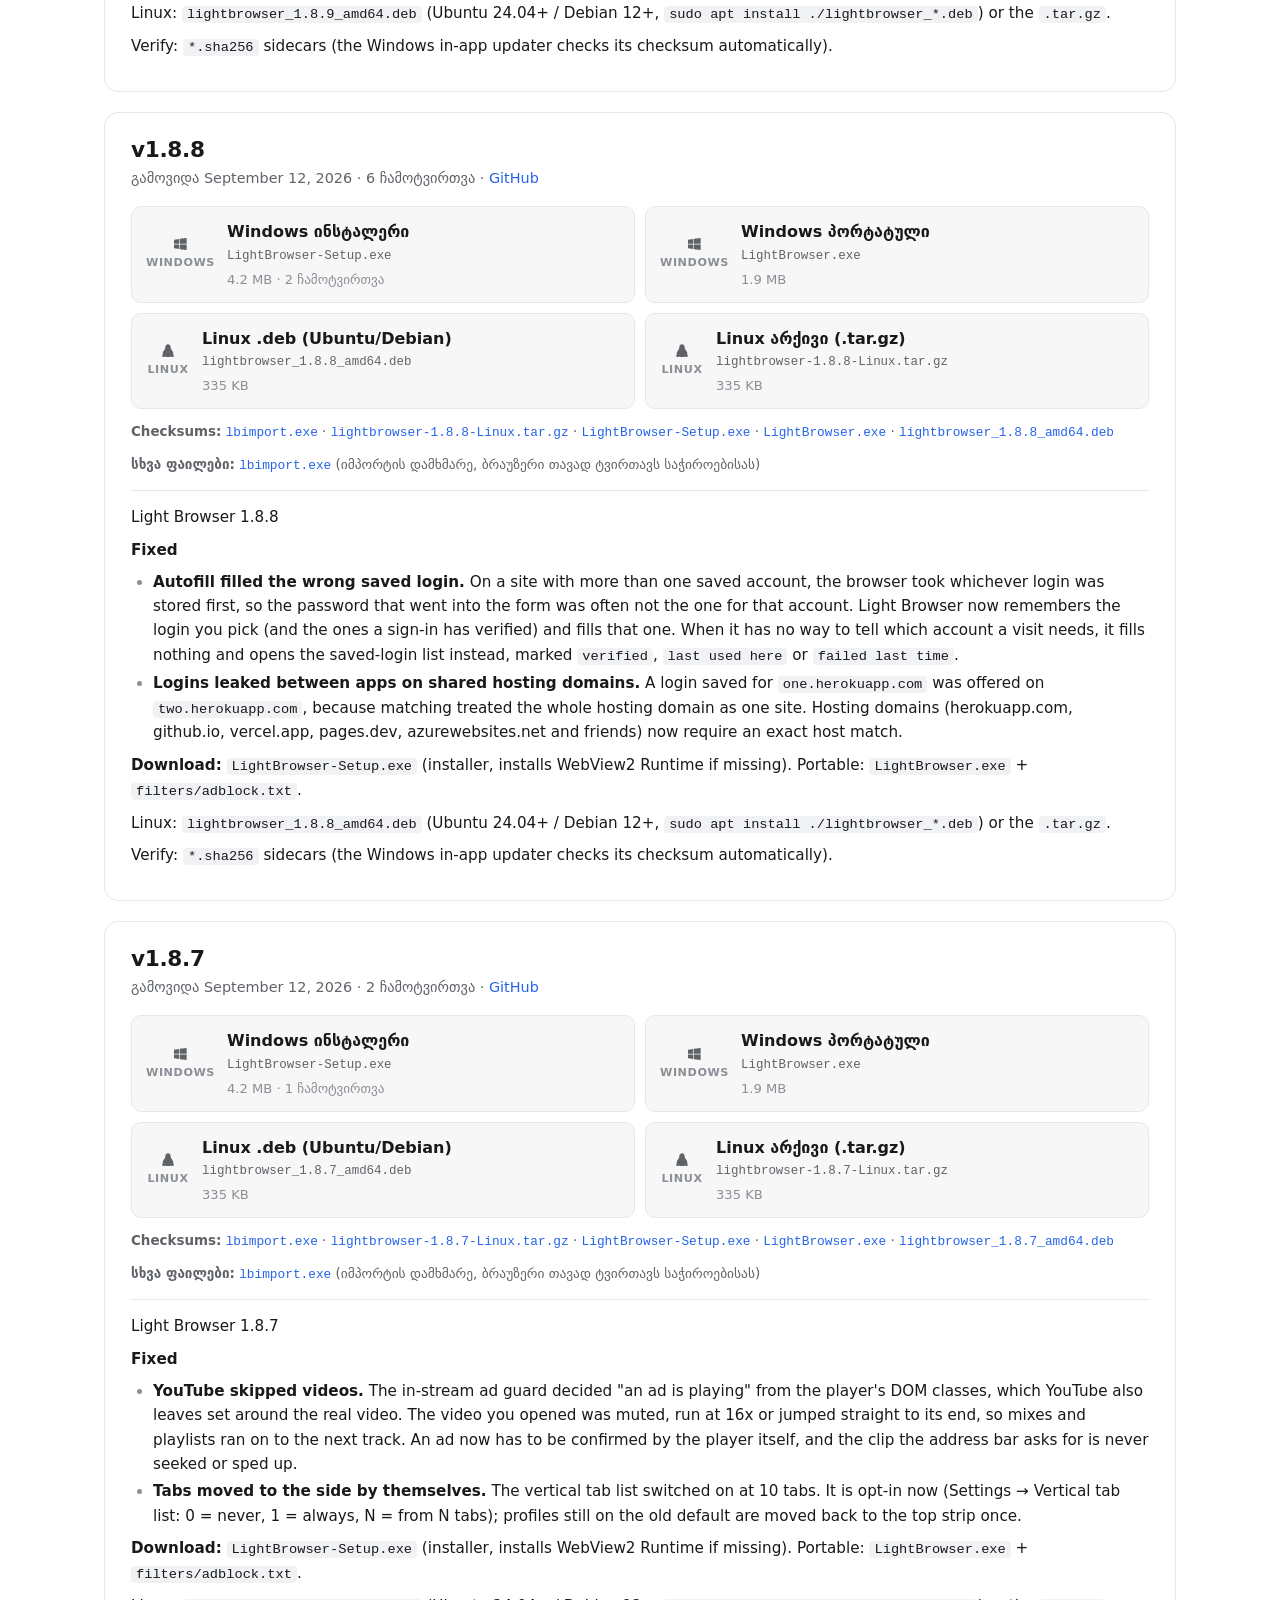
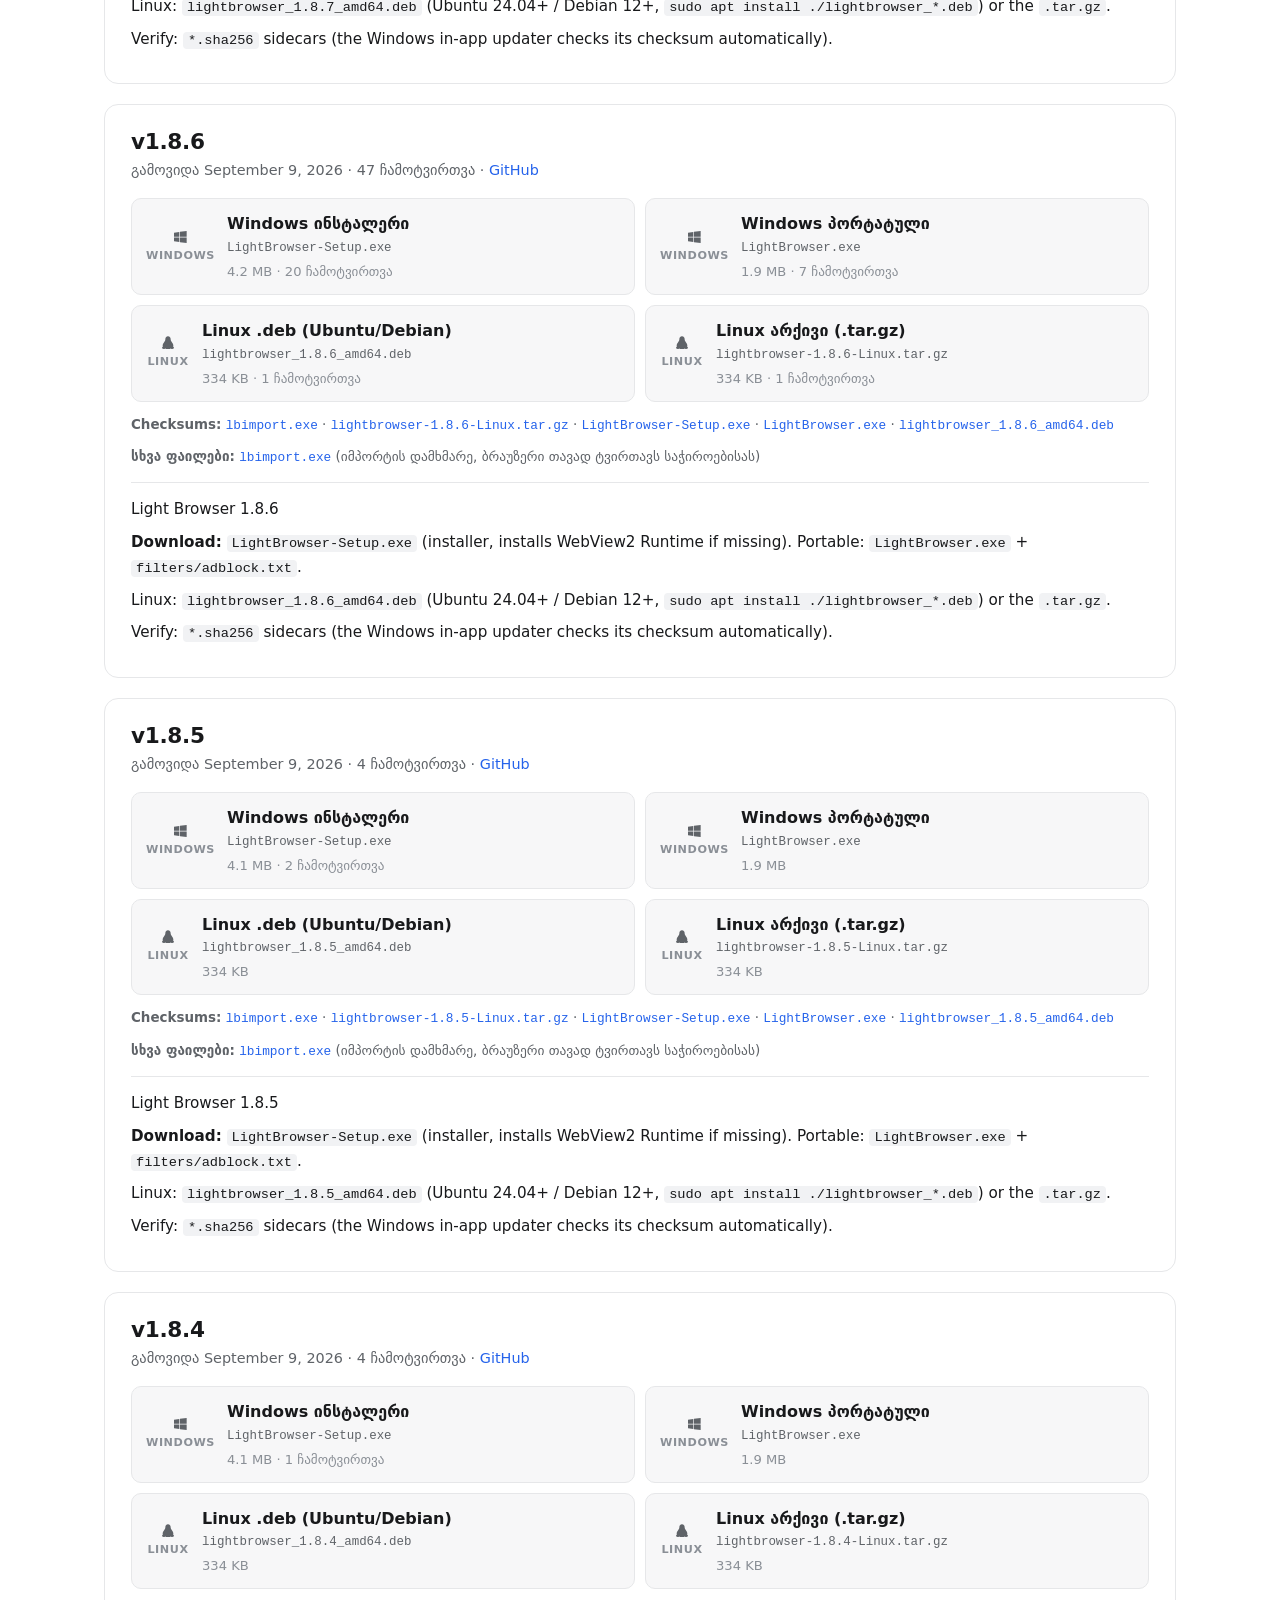
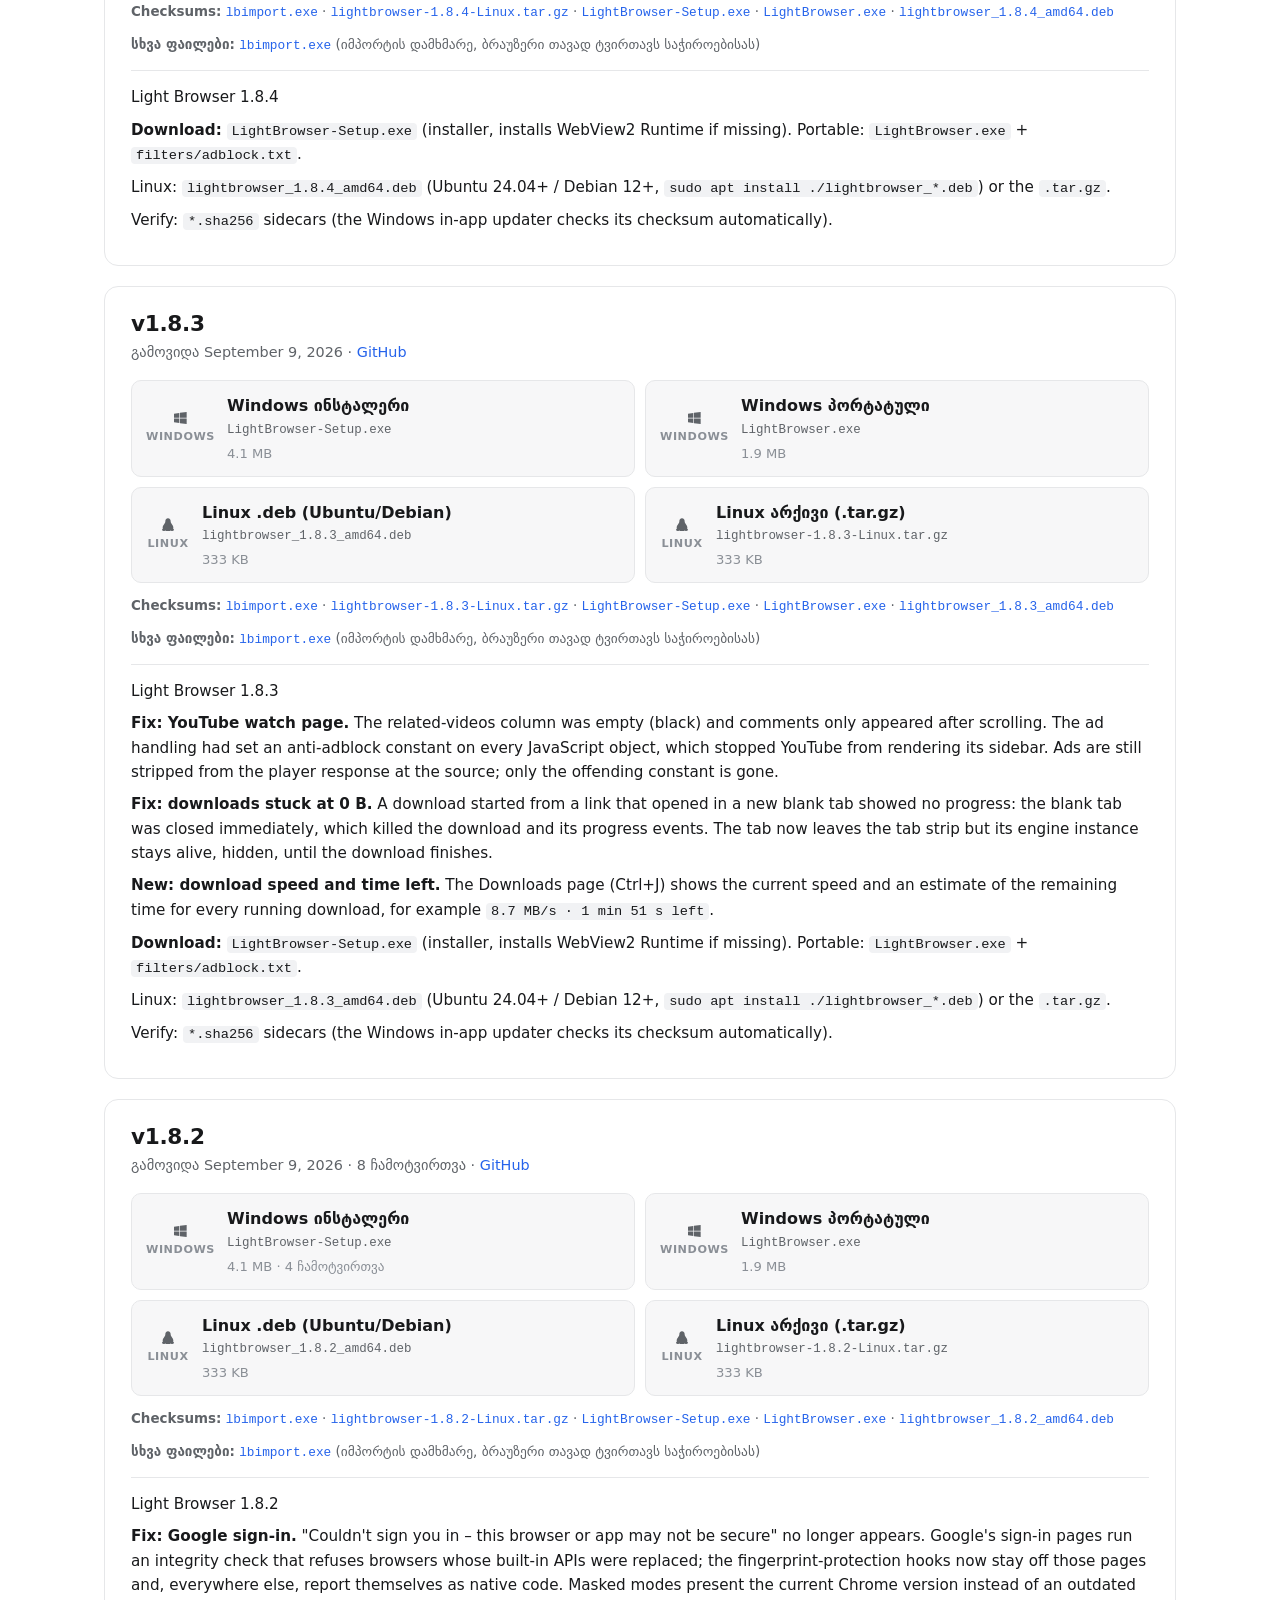
<file: ka/releases/index.html>
<!doctype html>
<html lang="ka">
<head>
  <meta charset="utf-8">
  <meta name="viewport" content="width=device-width, initial-scale=1">
  <title>Light Browser-ის ვერსიები და განახლებები — ისტორია, ცვლილებები, ჩამოტვირთვა</title>
  <meta name="description" content="Light Browser-ის ყველა ვერსია: ისტორია, რა შეიცვალა, ინსტალერისა და პორტატული ვერსიის ჩამოტვირთვა SHA-256 checksum-ით. ბრაუზერი ავტომატურად ახლდება; ნებისმიერი ვერსია აქ ჩამოტვირთეთ.">
  <meta name="keywords" content="light browser ვერსიები, light browser განახლება, light browser ჩამოტვირთვა, ბრაუზერის განახლება, light browser changelog">
  <meta name="author" content="404 Friends">
  <meta name="robots" content="index, follow, max-image-preview:large">
  <meta name="theme-color" content="#2563eb">
  <link rel="canonical" href="https://lightbrowser.net/ka/releases/">
  <link rel="alternate" hreflang="en" href="https://lightbrowser.net/releases/">
  <link rel="alternate" hreflang="ka" href="https://lightbrowser.net/ka/releases/">
  <link rel="alternate" hreflang="x-default" href="https://lightbrowser.net/releases/">
  <meta property="og:type" content="website">
  <meta property="og:url" content="https://lightbrowser.net/ka/releases/">
  <meta property="og:site_name" content="Light Browser">
  <meta property="og:locale" content="ka_GE">
  <meta property="og:locale:alternate" content="en_US">
  <meta property="og:title" content="Light Browser-ის ვერსიები და განახლებები">
  <meta property="og:description" content="ვერსიების ისტორია, ცვლილებები და ჩამოტვირთვები Light Browser-ის ყველა გამოშვებისთვის.">
  <meta property="og:image" content="https://lightbrowser.net/og-image.png">
  <meta property="og:image:width" content="1200">
  <meta property="og:image:height" content="630">
  <meta property="og:image:alt" content="Light Browser-ის ლოგო">
  <meta name="twitter:card" content="summary_large_image">
  <meta name="twitter:title" content="Light Browser-ის ვერსიები და განახლებები">
  <meta name="twitter:description" content="ვერსიების ისტორია, ცვლილებები და ჩამოტვირთვები Light Browser-ის ყველა გამოშვებისთვის.">
  <meta name="twitter:image" content="https://lightbrowser.net/og-image.png">
  <link rel="icon" href="/favicon.ico" sizes="any">
  <link rel="icon" href="/logo.svg" type="image/svg+xml">
  <link rel="apple-touch-icon" href="/logo.png">
  <link rel="stylesheet" href="/style.css?v=7">
  <script type="application/ld+json">
  {
    "@context": "https://schema.org",
    "@type": "WebPage",
    "@id": "https://lightbrowser.net/ka/releases/",
    "url": "https://lightbrowser.net/ka/releases/",
    "name": "Light Browser-ის ვერსიები და განახლებები",
    "inLanguage": "ka",
    "about": { "@id": "https://lightbrowser.net/#app" },
    "breadcrumb": {
      "@type": "BreadcrumbList",
      "itemListElement": [
        { "@type": "ListItem", "position": 1, "name": "Light Browser", "item": "https://lightbrowser.net/ka/" },
        { "@type": "ListItem", "position": 2, "name": "ვერსიები", "item": "https://lightbrowser.net/ka/releases/" }
      ]
    }
  }
  </script>
</head>
<body>
  <header class="top">
    <a class="brand" href="/ka/"><img src="/logo.svg" alt="" width="28" height="28"> Light Browser</a>
    <nav>
      <a href="/ka/#features">შესაძლებლობები</a>
      <a href="/ka/#security">უსაფრთხოება</a>
      <a href="/ka/releases/" aria-current="page">ვერსიები</a>
      <a class="lang" href="/releases/" lang="en" hreflang="en" title="English">EN</a>
      <button id="theme-toggle" class="theme-btn" type="button" title="თემის შეცვლა" aria-label="თემის შეცვლა">
        <svg class="ico-sun" width="18" height="18" viewBox="0 0 24 24" fill="none" stroke="currentColor" stroke-width="2" stroke-linecap="round"><circle cx="12" cy="12" r="4.5"/><path d="M12 2v2M12 20v2M2 12h2M20 12h2M4.9 4.9l1.4 1.4M17.7 17.7l1.4 1.4M19.1 4.9l-1.4 1.4M6.3 17.7l-1.4 1.4"/></svg>
        <svg class="ico-moon" width="18" height="18" viewBox="0 0 24 24" fill="none" stroke="currentColor" stroke-width="2" stroke-linecap="round" stroke-linejoin="round"><path d="M21 12.8A9 9 0 1 1 11.2 3a7 7 0 0 0 9.8 9.8Z"/></svg>
      </button>
    </nav>
  </header>

  <main class="page">
    <section class="page-head">
      <h1>ვერსიები და განახლებები</h1>
      <p class="lead">Light Browser გაშვებისას ამოწმებს განახლებებს და SHA-256 შემოწმების შემდეგ ჩუმად აყენებს მათ.
        ამ გვერდზე ყველა ვერსიაა თავისი შენიშვნებითა და ჩამოსატვირთი ფაილებით.</p>
      <div class="cta">
        <a id="download" class="btn primary" href="https://github.com/ddatunashvili/light_browser/releases/latest/download/LightBrowser-Setup.exe">
          <svg width="18" height="18" viewBox="0 0 24 24" fill="none" stroke="currentColor" stroke-width="2.2" stroke-linecap="round" stroke-linejoin="round"><path d="M12 3v12"/><path d="m7 10 5 5 5-5"/><path d="M4 19h16"/></svg>
          უახლესის ჩამოტვირთვა
        </a>
        <a id="portable" class="btn ghost" href="https://github.com/ddatunashvili/light_browser/releases/latest/download/LightBrowser.exe">პორტატული .exe</a>
        <a id="deb" class="btn ghost" href="https://github.com/ddatunashvili/light_browser/releases/latest">Linux .deb</a>
        <a id="tgz" class="btn ghost" href="https://github.com/ddatunashvili/light_browser/releases/latest">Linux არქივი</a>
      </div>
      <p class="meta"><span id="version" class="badge">უახლესი</span> <span id="details">Windows 64-bit</span> <span id="linux-details">Linux amd64</span></p>
    </section>

    <section class="howto">
      <h2>როგორ მუშაობს განახლება</h2>
      <ul>
        <li><b>ავტომატურად.</b> გაშვებისას (არაუმეტეს 6 საათში ერთხელ) ბრაუზერი GitHub-იდან კითხულობს უახლეს ვერსიას. თუ ის უფრო ახალია, ინსტალერი იტვირთება, მისი checksum მოწმდება, ინსტალირდება და ბრაუზერი ხელახლა ეშვება.</li>
        <li><b>ხელით.</b> გახსენით <code>⋮</code> მენიუ → <b>About</b> → <b>Check for updates</b>, ან ჩამოტვირთეთ ნებისმიერი ვერსია ქვემოთ და გაუშვით არსებულ ინსტალაციაზე.</li>
        <li><b>რეკლამის ფილტრები</b> ცალკე ახლდება, დღეში ერთხელ, ბრაუზერის ახალი ვერსიის გარეშე. <code>⋮</code> → <b>Update ad filters now</b> აიძულებს განახლებას.</li>
        <li><b>პორტატული</b> ვერსია თავად არ ახლდება; ჩამოტვირთეთ ახალი <code>LightBrowser.exe</code> და ჩაანაცვლეთ ძველი.</li>
        <li><b>Linux.</b> ყოველ ვერსიას მოყვება <code>.deb</code> (Ubuntu 24.04+ / Debian 12+) და არქივი. აპლიკაცია შეტყობინებას აჩვენებს, როცა ახალი ვერსია არსებობს; დააყენეთ ახალი <code>.deb</code> <code>sudo apt install ./lightbrowser_*.deb</code>-ით.</li>
      </ul>
    </section>

    <section id="releases" class="releases" aria-live="polite">
      <p class="muted">ვერსიები იტვირთება GitHub-იდან…</p>
      <noscript><p>JavaScript გამორთულია. ვერსიები იხილეთ <a href="https://github.com/ddatunashvili/light_browser/releases">GitHub-ზე</a>.</p></noscript>
    </section>
  </main>

  <footer>
    <a class="madeby" href="https://404friends.ge" target="_blank" rel="noopener">
      <img src="/404friends.png" alt="404 Friends" width="34" height="34">
      <span>შექმნილია <b>404 Friends</b>-ის მიერ<small>404friends.ge</small></span>
    </a>
    <p>Light Browser · MIT ლიცენზია · <a href="https://github.com/ddatunashvili/light_browser" target="_blank" rel="noopener">GitHub</a> · <a href="/ka/">მთავარი</a> · <a href="/releases/" lang="en">English</a></p>
  </footer>

  <script src="/app.js?v=7"></script>
  <script src="/releases.js?v=7"></script>
</body>
</html>
</file>
<file: style.css>
/* Light Browser site. Calm, quiet, hairline-based layout that echoes the
   browser's own chrome: dark grey #1c1e21 / #292a2d, one blue accent. */
:root {
  color-scheme: light dark;
  --bg: #ffffff;
  --bg2: #f7f7f8;          /* quiet surface */
  --fg: #18191b;
  --muted: #5f6368;
  --faint: #8a8f96;
  --card: #f7f7f8;
  --bd: #e6e7e9;
  --bd2: #d5d7da;          /* stronger hairline (inputs, buttons) */
  --accent: #2563eb;
  --accent-soft: rgba(37, 99, 235, .08);
  --on-accent: #ffffff;
  --code: #f1f2f4;
  --ok: #15803d;
  --shadow: 0 1px 2px rgba(16, 18, 20, .04), 0 12px 40px rgba(16, 18, 20, .08);
  --max: 1120px;
  --gut: 24px;
}
@media (prefers-color-scheme: dark) {
  :root:not([data-theme="light"]) {
    --bg: #1c1e21;
    --bg2: #222428;
    --fg: #e8eaed;
    --muted: #a0a4ab;
    --faint: #7c8189;
    --card: #232529;
    --bd: #303236;
    --bd2: #3c3f44;
    --accent: #6b9bff;
    --accent-soft: rgba(107, 155, 255, .10);
    --on-accent: #ffffff;
    --code: #292a2d;
    --ok: #4ade80;
    --shadow: 0 1px 2px rgba(0, 0, 0, .3), 0 16px 48px rgba(0, 0, 0, .35);
  }
}
:root[data-theme="dark"] {
  --bg: #1c1e21;
  --bg2: #222428;
  --fg: #e8eaed;
  --muted: #a0a4ab;
  --faint: #7c8189;
  --card: #232529;
  --bd: #303236;
  --bd2: #3c3f44;
  --accent: #6b9bff;
  --accent-soft: rgba(107, 155, 255, .10);
  --on-accent: #ffffff;
  --code: #292a2d;
  --ok: #4ade80;
  --shadow: 0 1px 2px rgba(0, 0, 0, .3), 0 16px 48px rgba(0, 0, 0, .35);
}

/* ---------- base ---------- */
* { box-sizing: border-box; }
html { scroll-behavior: smooth; -webkit-text-size-adjust: 100%; }
body {
  margin: 0;
  background: var(--bg);
  color: var(--fg);
  font: 16px/1.6 system-ui, -apple-system, "Segoe UI", Roboto, Helvetica, Arial, sans-serif;
  -webkit-font-smoothing: antialiased;
  overflow-x: hidden;
}
img { max-width: 100%; }
a { color: var(--accent); text-decoration: none; }
a:hover { text-decoration: underline; text-underline-offset: 3px; }
:focus-visible { outline: 2px solid var(--accent); outline-offset: 2px; border-radius: 4px; }
h1, h2, h3 { line-height: 1.2; margin: 0 0 .5em; letter-spacing: -.015em; font-weight: 600; }
h2 { font-size: clamp(1.45rem, 2.6vw, 1.85rem); margin-bottom: 1.4rem; }
h3 { font-size: 1.02rem; }
strong, b { font-weight: 600; }
kbd {
  display: inline-block;
  font: 500 12px/1 ui-monospace, "Cascadia Mono", Consolas, monospace;
  background: var(--bg); border: 1px solid var(--bd2); border-bottom-width: 2px;
  border-radius: 5px; padding: 3px 6px; color: var(--fg);
}
code { font-family: ui-monospace, "Cascadia Mono", Consolas, monospace; background: var(--code); padding: 1px 5px; border-radius: 4px; font-size: .9em; }
pre {
  background: var(--code); border: 1px solid var(--bd); border-radius: 10px;
  padding: 16px 18px; overflow-x: auto; font-size: .88rem; line-height: 1.6;
}
pre code { background: none; padding: 0; font-size: inherit; }
.muted { color: var(--muted); }

/* ---------- header ---------- */
.top {
  position: sticky; top: 0; z-index: 10;
  max-width: none; margin: 0;
  padding: 12px max(var(--gut), calc((100% - var(--max)) / 2 + var(--gut)));
  display: flex; align-items: center; justify-content: space-between; gap: 16px;
  background: color-mix(in srgb, var(--bg) 86%, transparent);
  -webkit-backdrop-filter: saturate(1.4) blur(12px); backdrop-filter: saturate(1.4) blur(12px);
  border-bottom: 1px solid var(--bd);
}
.brand { display: inline-flex; align-items: center; gap: 10px; font-weight: 600; color: var(--fg); font-size: 1rem; letter-spacing: -.01em; white-space: nowrap; }
.brand img { display: block; }
.brand:hover { text-decoration: none; }
.top nav { display: flex; align-items: center; gap: 4px; }
.top nav a { color: var(--muted); font-size: .93rem; padding: 6px 10px; border-radius: 7px; }
.top nav a:hover { color: var(--fg); background: var(--bg2); text-decoration: none; }
.top nav a[aria-current="page"] { color: var(--fg); }
.top nav .lang {
  font-weight: 600; font-size: .8rem; letter-spacing: .02em;
  padding: 5px 9px; margin-left: 6px; border: 1px solid var(--bd2); color: var(--fg);
}
.top nav .lang:hover { border-color: var(--accent); color: var(--accent); background: transparent; }

.theme-btn {
  display: inline-flex; align-items: center; justify-content: center;
  width: 32px; height: 32px; padding: 0; margin-left: 4px; cursor: pointer;
  background: transparent; color: var(--muted);
  border: 1px solid var(--bd2); border-radius: 7px;
}
.theme-btn:hover { color: var(--fg); background: var(--bg2); }
.theme-btn svg { width: 16px; height: 16px; }
.theme-btn .ico-moon { display: none; }
:root[data-theme="dark"] .theme-btn .ico-sun,
:root:not([data-theme="light"]) .theme-btn .ico-sun { display: none; }
:root[data-theme="dark"] .theme-btn .ico-moon,
:root:not([data-theme="light"]) .theme-btn .ico-moon { display: inline; }
@media (prefers-color-scheme: light) {
  :root:not([data-theme="dark"]) .theme-btn .ico-sun { display: inline; }
  :root:not([data-theme="dark"]) .theme-btn .ico-moon { display: none; }
}
:root[data-theme="light"] .theme-btn .ico-sun { display: inline; }
:root[data-theme="light"] .theme-btn .ico-moon { display: none; }

/* ---------- layout ---------- */
main { max-width: var(--max); margin: 0 auto; padding: 0 var(--gut) 72px; }
main > section + section { border-top: 1px solid var(--bd); }

/* ---------- hero ---------- */
.hero { text-align: center; padding: 80px 0 0; }
.hero-logo { width: 64px; height: 64px; border-radius: 16px; display: block; margin: 0 auto; }
.hero h1 {
  font-size: clamp(2.1rem, 5.2vw, 3.5rem); font-weight: 650; letter-spacing: -.03em; line-height: 1.08;
  margin: 28px auto 20px; max-width: 22ch; text-wrap: balance;
}
.hero h1 span { color: var(--muted); font-weight: 500; }
.lead { max-width: 640px; margin: 0 auto 40px; color: var(--muted); font-size: 1.06rem; line-height: 1.7; }

/* buttons */
.cta { display: flex; justify-content: center; gap: 10px; flex-wrap: wrap; }
.btn {
  display: inline-flex; align-items: center; justify-content: center; gap: 9px;
  padding: 11px 20px; border-radius: 9px; font-weight: 600; font-size: .96rem; line-height: 1.3;
  border: 1px solid transparent; cursor: pointer;
  transition: background-color .15s ease, border-color .15s ease, color .15s ease;
}
.btn:hover { text-decoration: none; }
.btn.primary { background: #2563eb; color: #fff; border-color: #2563eb; }
.btn.primary:hover { background: #1d4ed8; border-color: #1d4ed8; }
.btn.ghost { background: transparent; border-color: var(--bd2); color: var(--fg); }
.btn.ghost:hover { border-color: var(--faint); background: var(--bg2); }
.btn.small { padding: 9px 14px; font-size: .9rem; font-weight: 500; }

/* platform download cards */
.platforms {
  display: grid; grid-template-columns: repeat(2, minmax(0, 300px)); gap: 16px;
  justify-content: center; margin: 0 auto 4px;
}
.plat {
  background: var(--bg); border: 1px solid var(--bd); border-radius: 14px;
  padding: 20px; display: flex; flex-direction: column; align-items: stretch; gap: 10px;
  text-align: left; min-width: 0;
}
.plat-h { display: flex; align-items: center; gap: 9px; font-weight: 600; color: var(--fg); font-size: .95rem; margin-bottom: 4px; }
.plat-h svg { color: var(--muted); flex: none; }
.plat .btn { width: 100%; }
.plat-meta { margin: 2px 0 0; color: var(--faint); font-size: .82rem; text-align: center; }

.meta { margin: 22px 0 0; color: var(--muted); font-size: .92rem; display: flex; justify-content: center; align-items: center; gap: 12px; flex-wrap: wrap; }
.meta a { font-weight: 500; }
.badge {
  display: inline-flex; align-items: center; gap: 6px; padding: 2px 10px; border-radius: 999px;
  font-weight: 500; font-size: .8rem; line-height: 1.6;
  background: var(--bg2); color: var(--muted); border: 1px solid var(--bd);
  font-variant-numeric: tabular-nums;
}
.badge.live { color: var(--fg); }
.badge.live::before { content: ""; width: 6px; height: 6px; border-radius: 50%; background: var(--ok); }

.shot { margin: 64px auto 0; max-width: 1040px; padding: 0 0 80px; }
.shot img {
  width: 100%; height: auto; display: block; border-radius: 12px;
  border: 1px solid var(--bd2); box-shadow: var(--shadow);
}

/* ---------- features ---------- */
.features { padding: 80px 0 64px; }
.grid {
  display: grid; grid-template-columns: repeat(3, minmax(0, 1fr));
  column-gap: 40px; row-gap: 0;
}
.grid article { border-top: 1px solid var(--bd); padding: 22px 0 28px; min-width: 0; }
.grid h3 { margin-bottom: 8px; color: var(--fg); }
.grid p { margin: 0; color: var(--muted); font-size: .94rem; line-height: 1.65; overflow-wrap: break-word; }
.grid strong { color: var(--fg); }

/* ---------- security ---------- */
.security { padding: 72px 0 64px; }
.security ul { list-style: none; padding: 0; margin: 0 0 28px; color: var(--muted); max-width: 820px; }
.security li { padding: 16px 0; border-bottom: 1px solid var(--bd); line-height: 1.65; overflow-wrap: break-word; }
.security li:first-child { padding-top: 0; }
.security li b { color: var(--fg); display: block; margin-bottom: 2px; }
.security pre { max-width: 820px; }

/* ---------- shortcuts ---------- */
.shortcuts { padding: 72px 0 0; }
.shortcuts table { border-collapse: collapse; width: 100%; max-width: 640px; }
.shortcuts td { padding: 11px 0; border-bottom: 1px solid var(--bd); vertical-align: middle; }
.shortcuts tr:first-child td { border-top: 1px solid var(--bd); }
.shortcuts td:first-child { white-space: nowrap; width: 260px; padding-right: 16px; }
.shortcuts td:last-child { color: var(--muted); font-size: .95rem; }

/* ---------- footer ---------- */
footer {
  max-width: var(--max); margin: 0 auto; padding: 32px var(--gut) 48px;
  color: var(--muted); font-size: .88rem; border-top: 1px solid var(--bd);
}
footer p { margin: 4px 0; }
footer a:not(.madeby) { color: var(--muted); text-decoration: underline; text-decoration-color: var(--bd2); text-underline-offset: 3px; }
footer a:not(.madeby):hover { color: var(--fg); }
.madeby {
  display: inline-flex; align-items: center; gap: 12px;
  padding: 8px 14px 8px 8px; margin-bottom: 16px;
  border: 1px solid var(--bd); border-radius: 12px; background: transparent;
  color: var(--fg);
}
.madeby:hover { text-decoration: none; border-color: var(--bd2); background: var(--bg2); }
.madeby img { border-radius: 8px; display: block; }
.madeby span { display: flex; flex-direction: column; line-height: 1.25; font-size: .92rem; }
.madeby small { color: var(--faint); font-size: .8rem; }

/* ---------- sub-pages (releases) ---------- */
.page-head { padding: 64px 0 40px; }
.page-head h1 { font-size: clamp(1.9rem, 4.2vw, 2.7rem); font-weight: 650; letter-spacing: -.025em; }
.page-head .lead { margin: 0 0 28px; max-width: 680px; }
.page-head .cta { justify-content: flex-start; }
.page-head .meta { justify-content: flex-start; }
.howto { padding: 48px 0 40px; }
.howto ul { list-style: none; padding: 0; margin: 0; color: var(--muted); max-width: 820px; }
.howto li { padding: 12px 0; border-bottom: 1px solid var(--bd); overflow-wrap: break-word; }
.howto li:first-child { padding-top: 0; }
.howto li b { color: var(--fg); }

.releases { padding: 48px 0 0; }
.release {
  background: var(--bg); border: 1px solid var(--bd); border-radius: 14px;
  padding: 24px 26px; margin-bottom: 20px; overflow: hidden; min-width: 0;
}
.release header h2 { font-size: 1.35rem; margin: 0 0 4px; display: flex; align-items: center; gap: 10px; flex-wrap: wrap; }
.release header h2 a { color: var(--fg); }
.release header p { margin: 0 0 16px; font-size: .9rem; overflow-wrap: anywhere; }
.assets { display: grid; grid-template-columns: repeat(2, minmax(0, 1fr)); gap: 10px; margin-bottom: 12px; }
.asset { position: relative; min-width: 0; border: 1px solid var(--bd); border-radius: 10px; background: var(--bg2); transition: border-color .15s ease; }
.asset:hover { border-color: var(--accent); }
.asset-main { display: grid; grid-template-columns: auto 1fr; grid-template-rows: auto auto auto; column-gap: 12px; row-gap: 2px; align-items: center; min-width: 0; padding: 12px 14px; color: var(--fg); }
.asset-main:hover { text-decoration: none; }
.asset-os { grid-row: 1 / span 3; display: flex; flex-direction: column; align-items: center; gap: 2px; color: var(--faint); font-size: .7rem; font-weight: 600; text-transform: uppercase; letter-spacing: .05em; min-width: 44px; }
.asset-os svg { color: var(--muted); }
.asset-name { font-weight: 600; min-width: 0; overflow-wrap: anywhere; }
.asset-file { color: var(--muted); font-family: ui-monospace, "Cascadia Mono", Consolas, monospace; font-size: .78rem; min-width: 0; overflow-wrap: anywhere; }
.asset-meta { color: var(--faint); font-size: .82rem; }
.sums { margin: 0 0 10px; font-size: .84rem; color: var(--muted); overflow-wrap: anywhere; }
.sums a { font-family: ui-monospace, "Cascadia Mono", Consolas, monospace; font-size: .8rem; }
.notes { color: var(--fg); font-size: .95rem; min-width: 0; overflow-wrap: anywhere; border-top: 1px solid var(--bd); margin-top: 14px; padding-top: 6px; }
.notes h3, .notes h4, .notes h5, .notes h6 { margin: 16px 0 6px; font-size: 1rem; }
.notes p { margin: 8px 0; }
.notes ul, .notes ol { padding-left: 22px; margin: 6px 0; }
.notes li { margin: 3px 0; }
.notes li::marker { color: var(--faint); }
.notes code { overflow-wrap: anywhere; }
.notes pre { margin: 10px 0; max-width: 100%; }

/* ---------- responsive ---------- */
@media (max-width: 960px) {
  .grid { grid-template-columns: repeat(2, minmax(0, 1fr)); column-gap: 32px; }
}
@media (max-width: 640px) {
  :root { --gut: 16px; }
  /* phone header: row 1 brand + language + theme, row 2 section links */
  .top { position: static; flex-wrap: wrap; justify-content: flex-start; padding-top: 12px; padding-bottom: 8px; row-gap: 6px; column-gap: 6px; }
  .top::after { content: ""; order: 2; flex-basis: 100%; height: 0; }
  .brand { font-size: .95rem; gap: 8px; margin-right: auto; }
  .brand img { width: 24px; height: 24px; }
  .top nav { display: contents; }
  .top nav a { order: 3; padding: 6px 8px; font-size: .88rem; white-space: nowrap; }
  .top nav a:not(.lang):nth-child(1) { margin-left: -8px; }
  .top nav .lang, .theme-btn { order: 1; margin-left: 0; }
  :lang(ka) .top nav a:not(.lang) { padding: 6px 6px; font-size: .84rem; }
  :lang(ka) .top nav a:not(.lang):nth-child(1) { margin-left: -6px; }
  .hero { padding-top: 48px; }
  .hero-logo { width: 56px; height: 56px; }
  .hero h1 { margin-top: 22px; }
  .lead { font-size: 1rem; margin-bottom: 32px; }
  .platforms { grid-template-columns: 1fr; }
  .shot { margin-top: 44px; padding-bottom: 56px; }
  .features { padding: 56px 0 40px; }
  .grid { grid-template-columns: 1fr; }
  .grid article { padding: 18px 0 22px; }
  .security, .shortcuts { padding-top: 56px; }
  .shortcuts td:first-child { width: auto; white-space: normal; }
  .page-head { padding-top: 44px; }
  .page-head .btn { width: 100%; }
  .assets { grid-template-columns: 1fr; }
  .release { padding: 18px 16px; }
}
@media (prefers-reduced-motion: reduce) {
  html { scroll-behavior: auto; }
  .btn, .asset { transition: none; }
}
</file>
